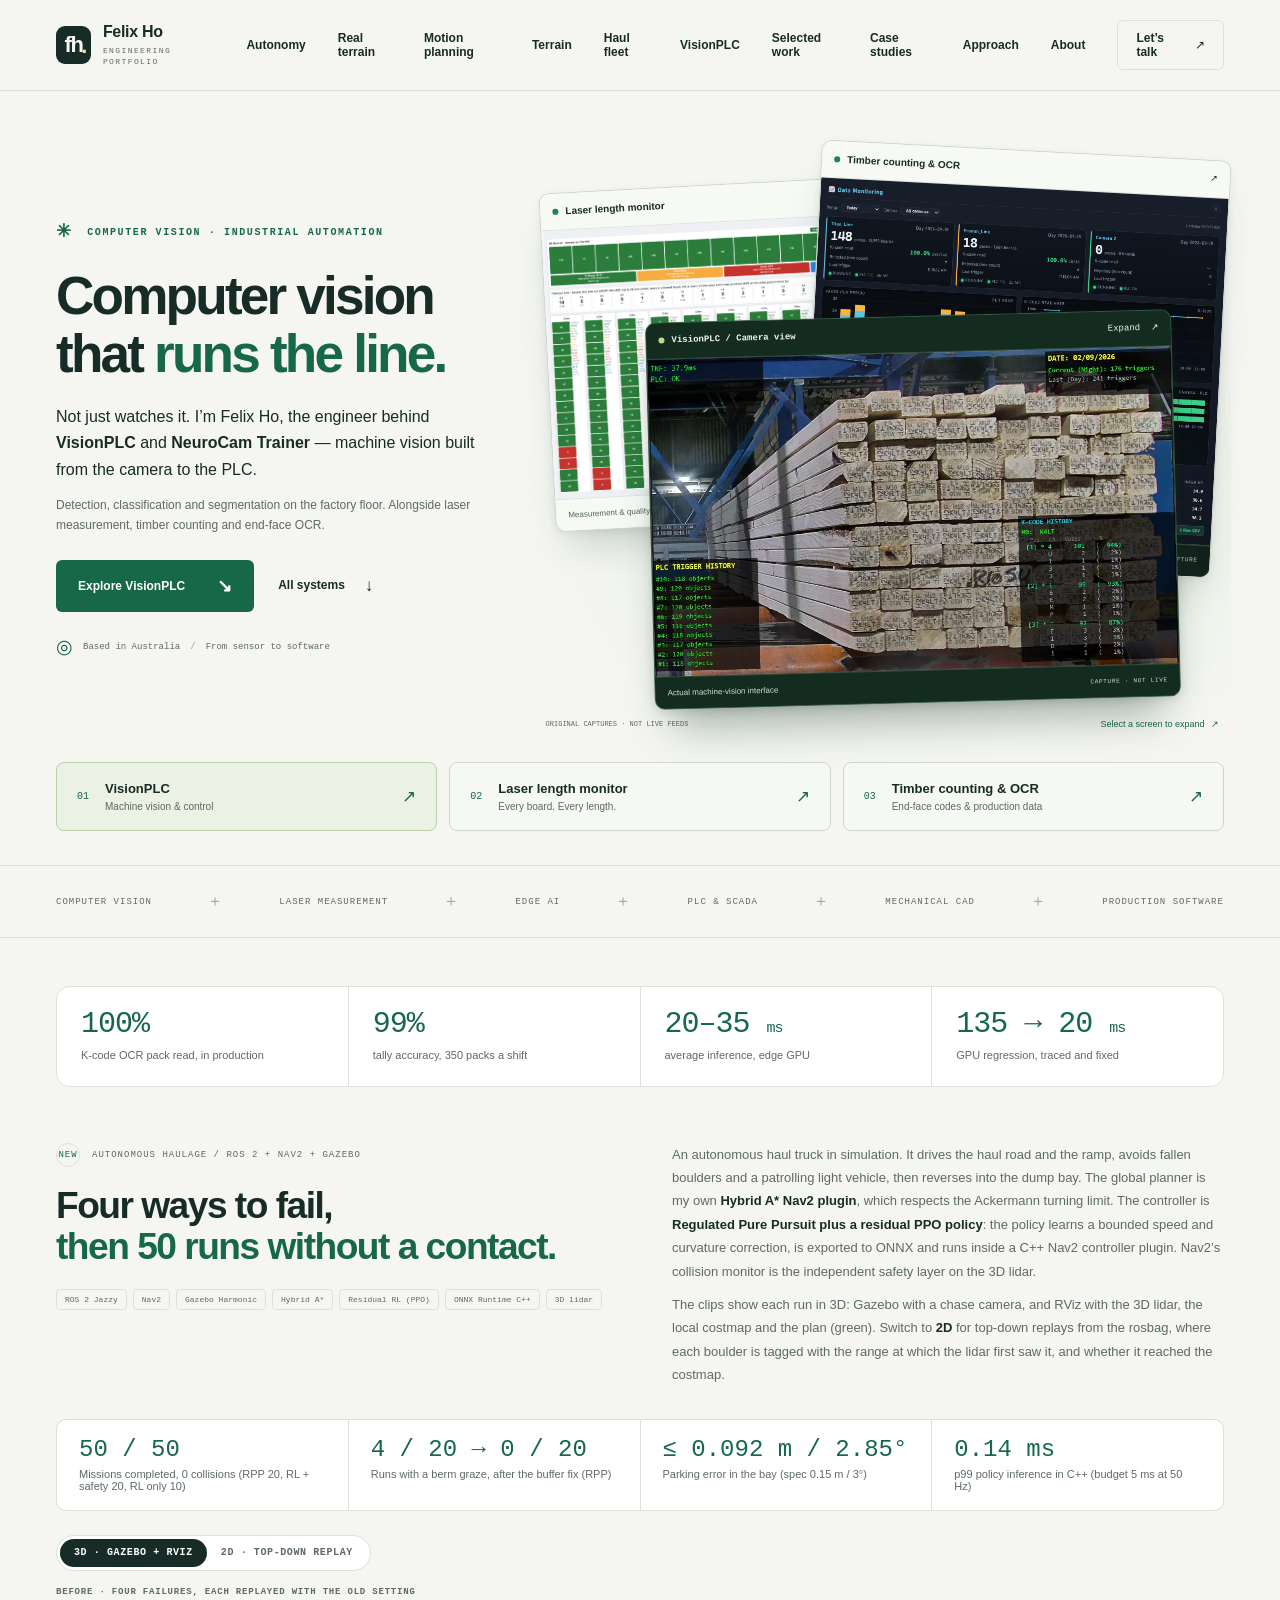
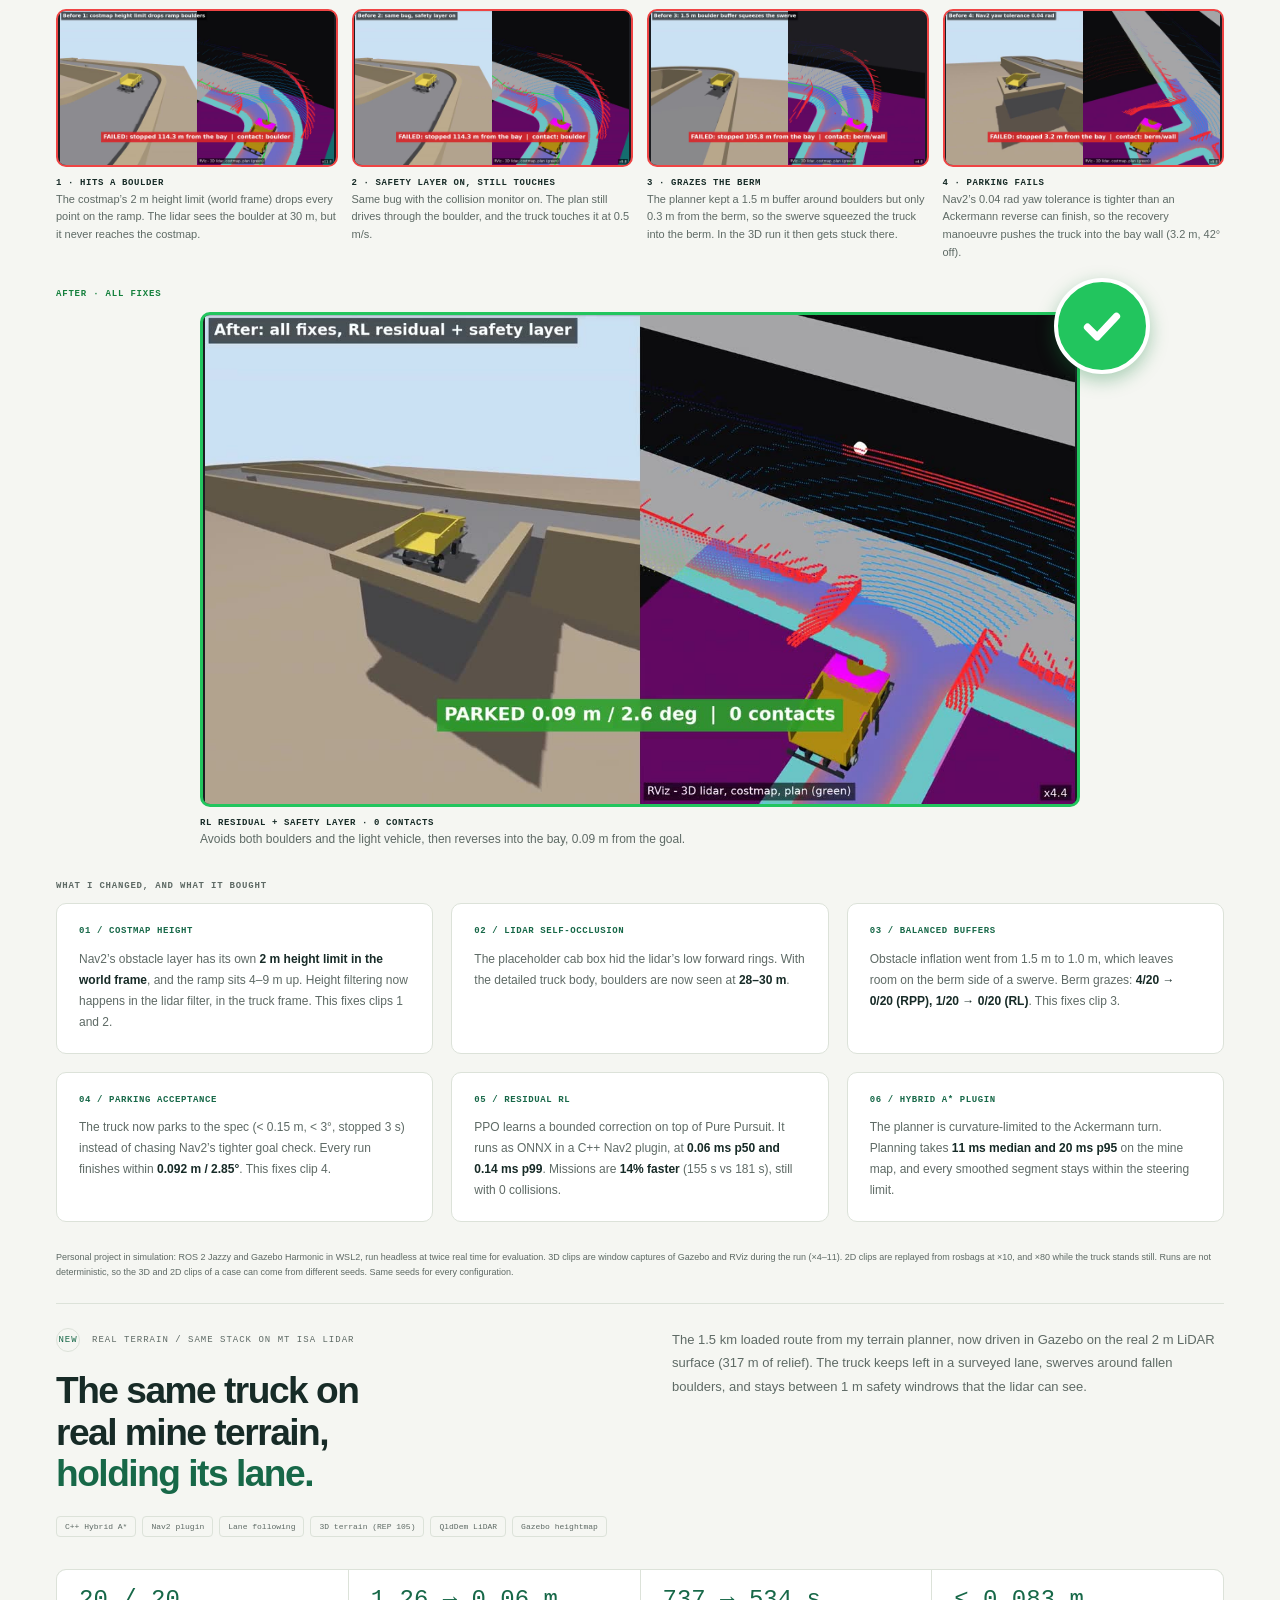
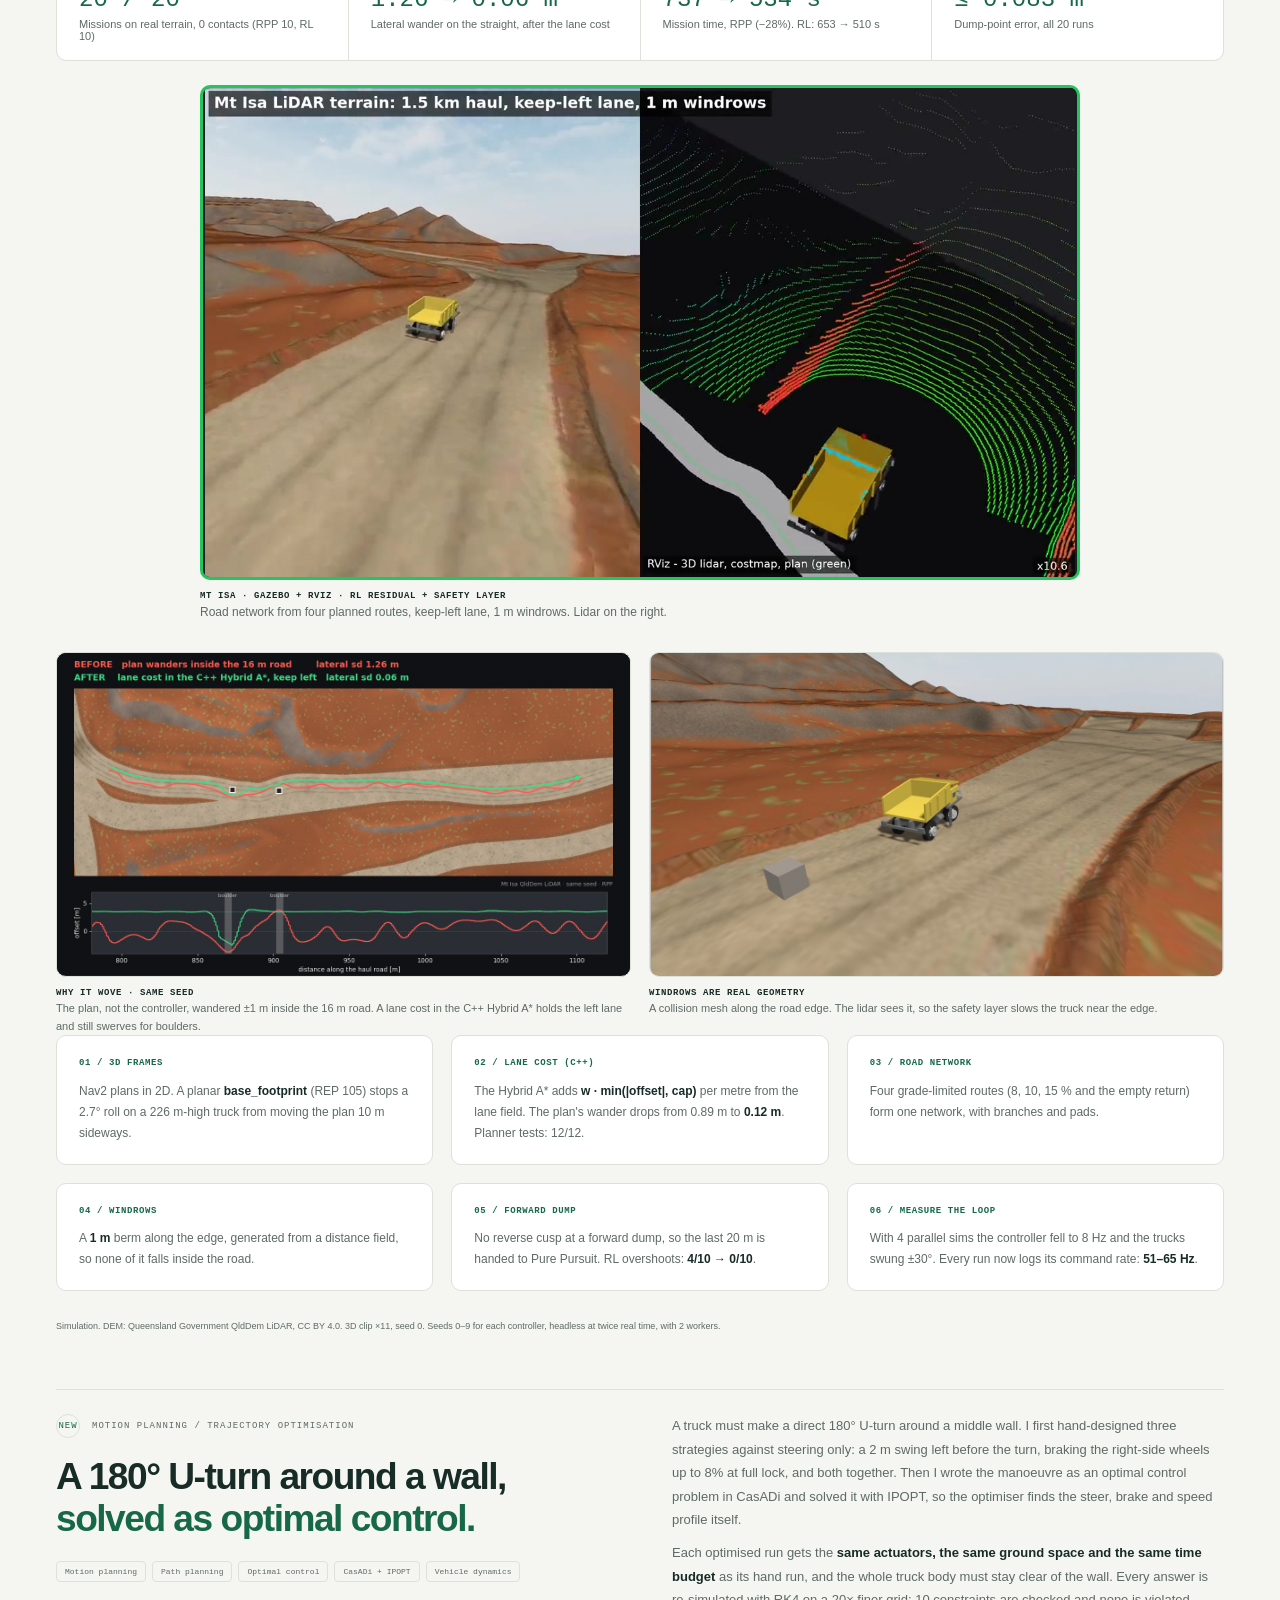
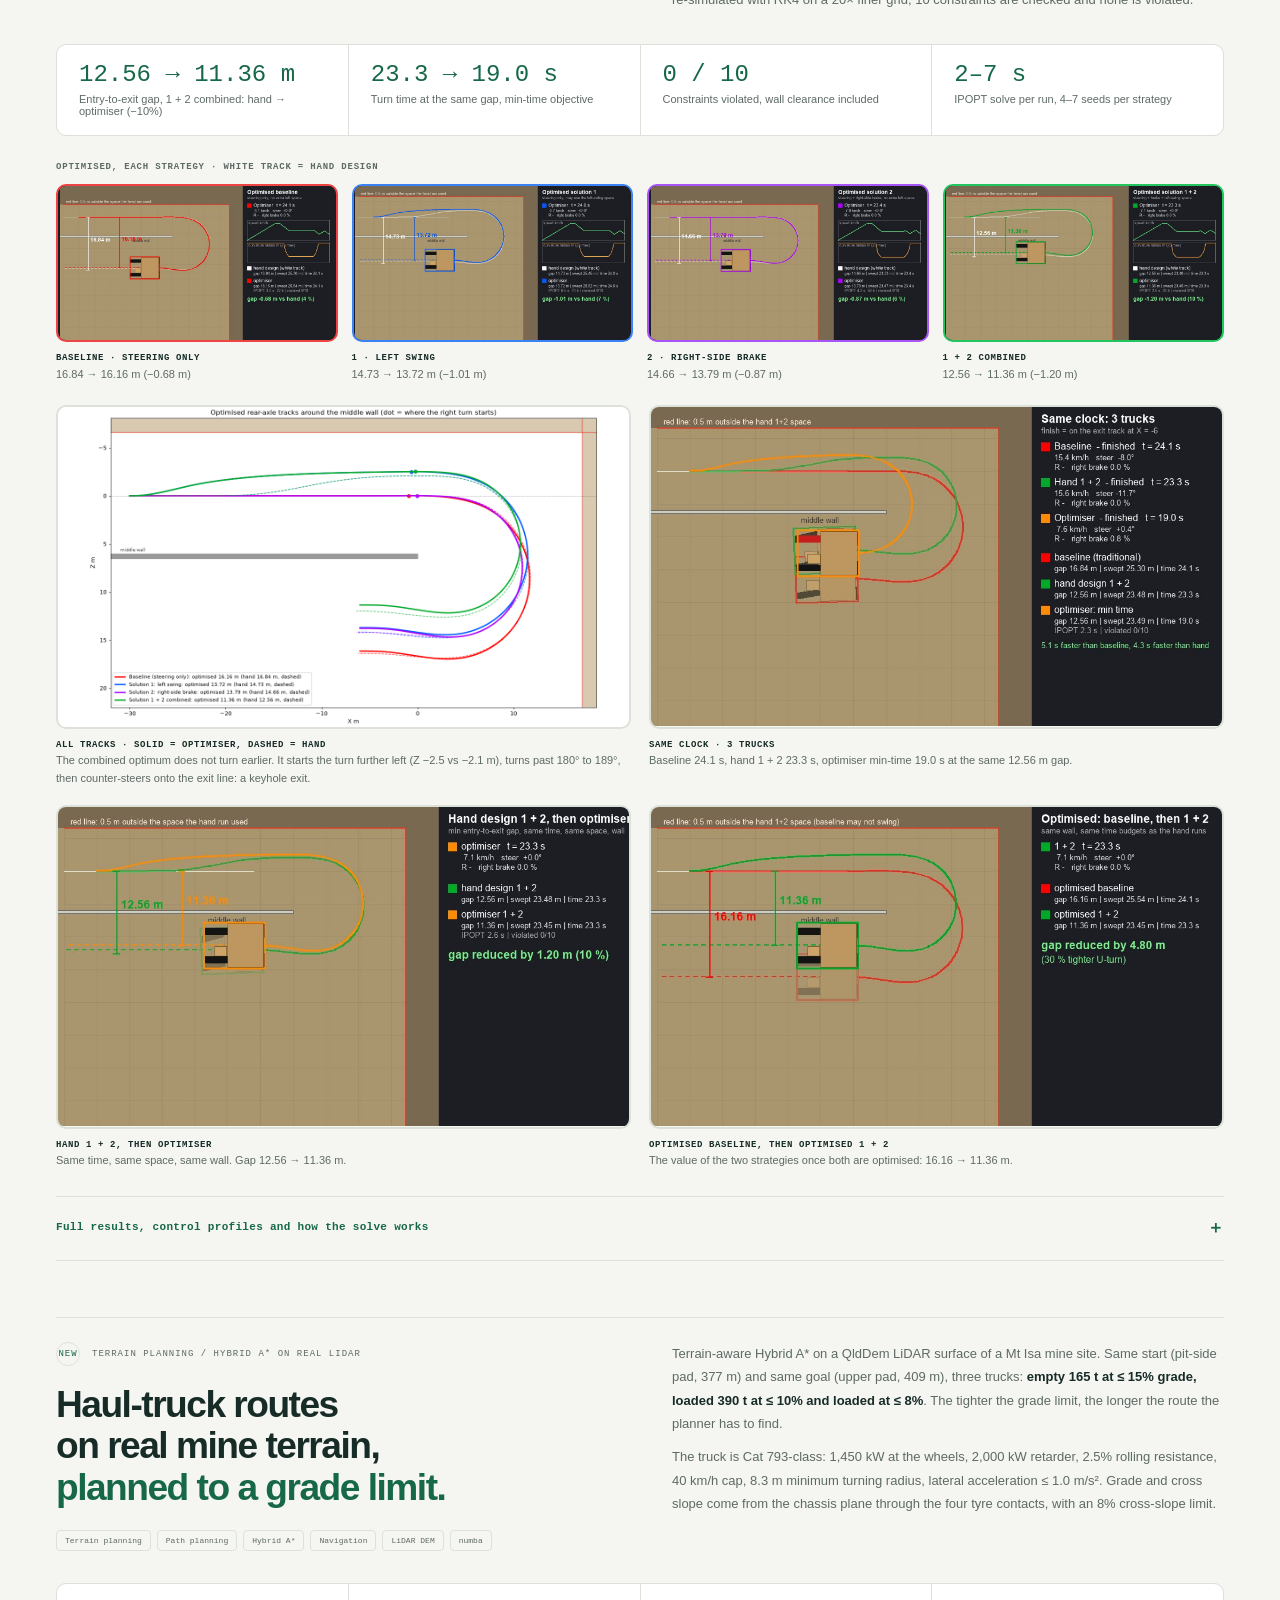
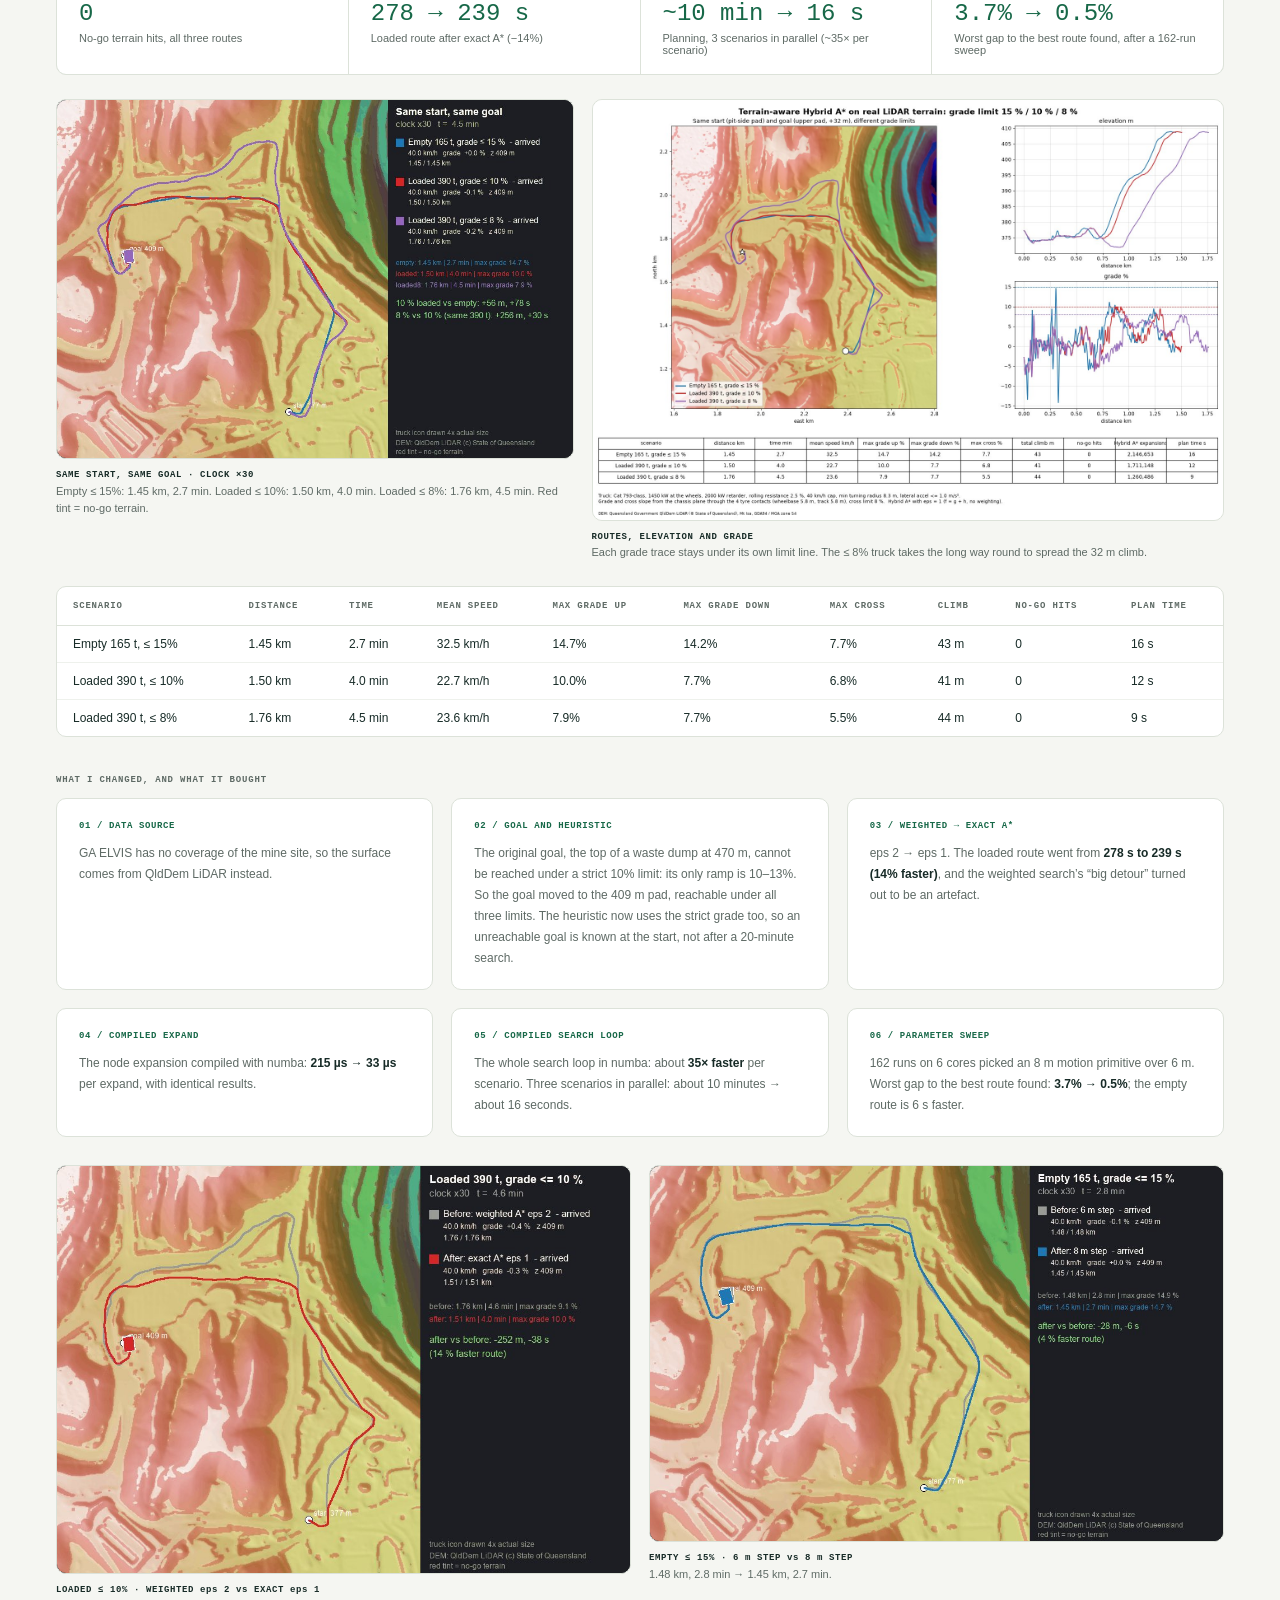
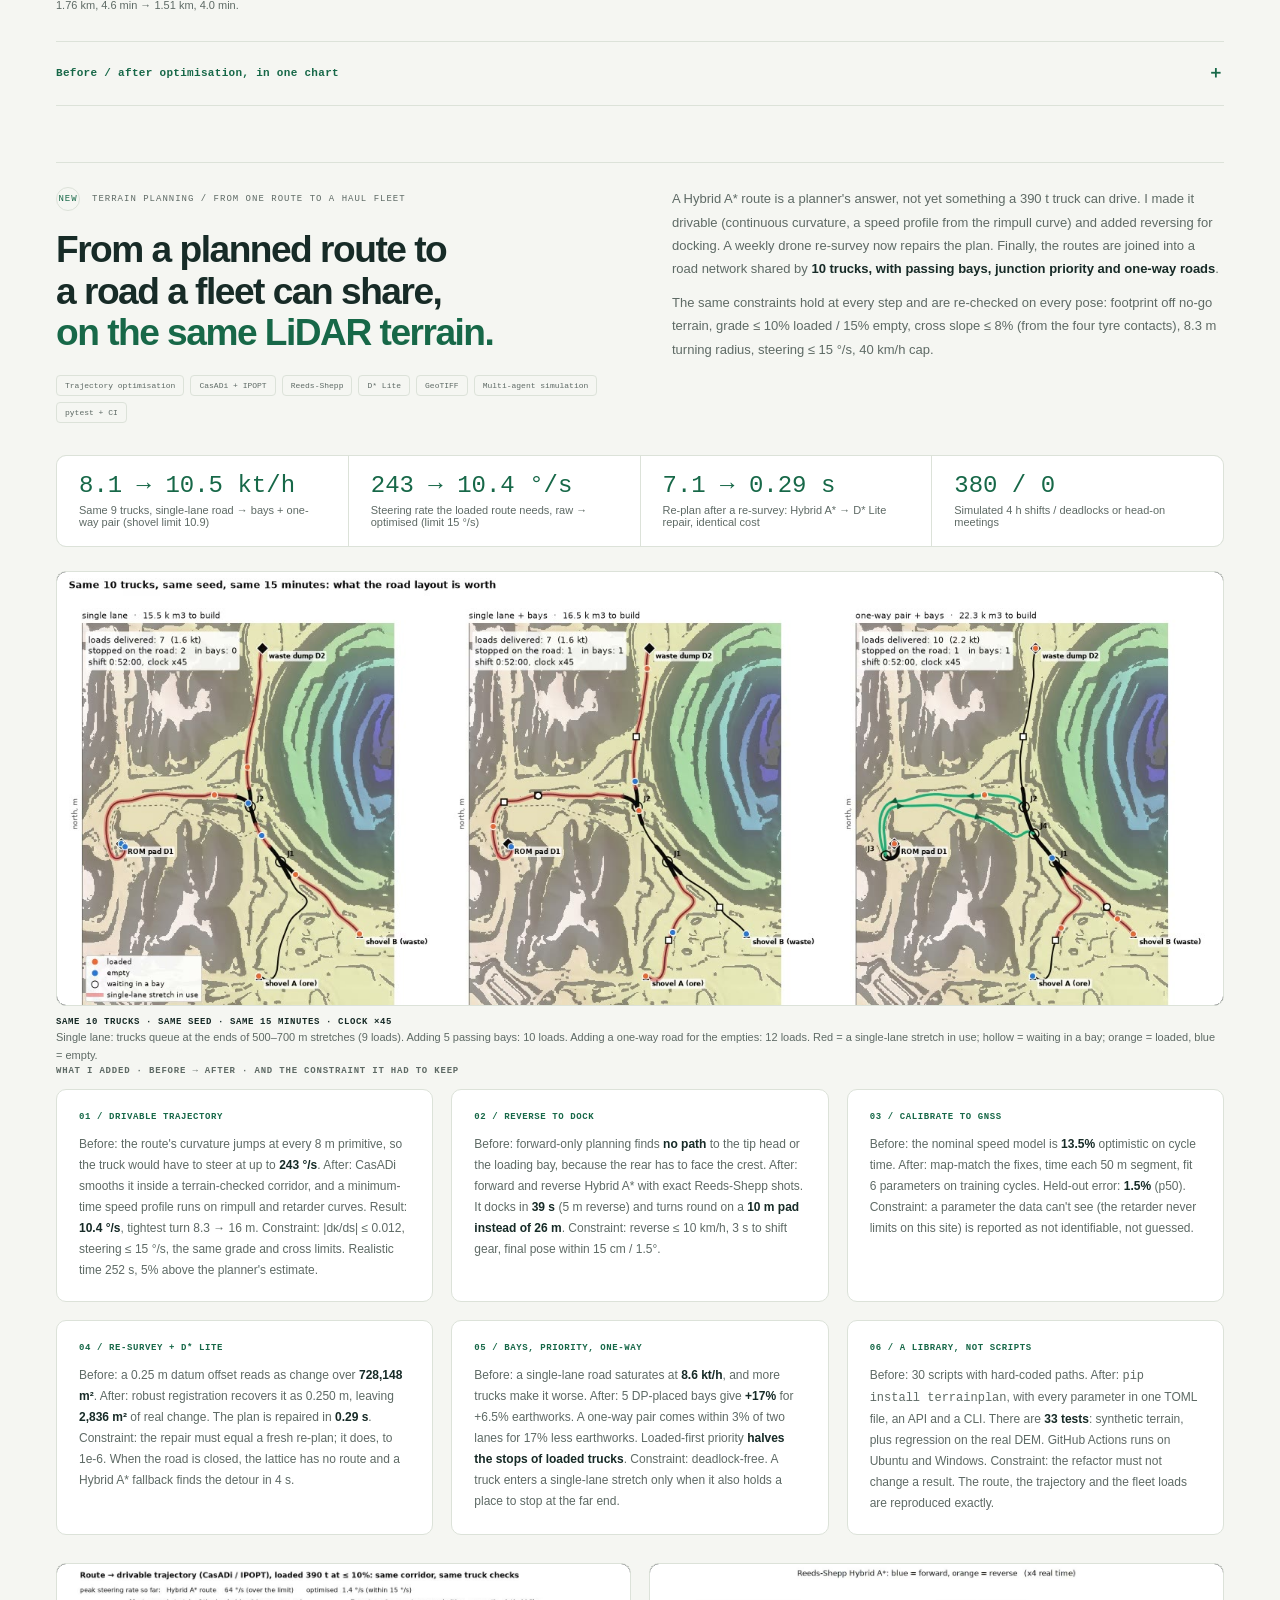
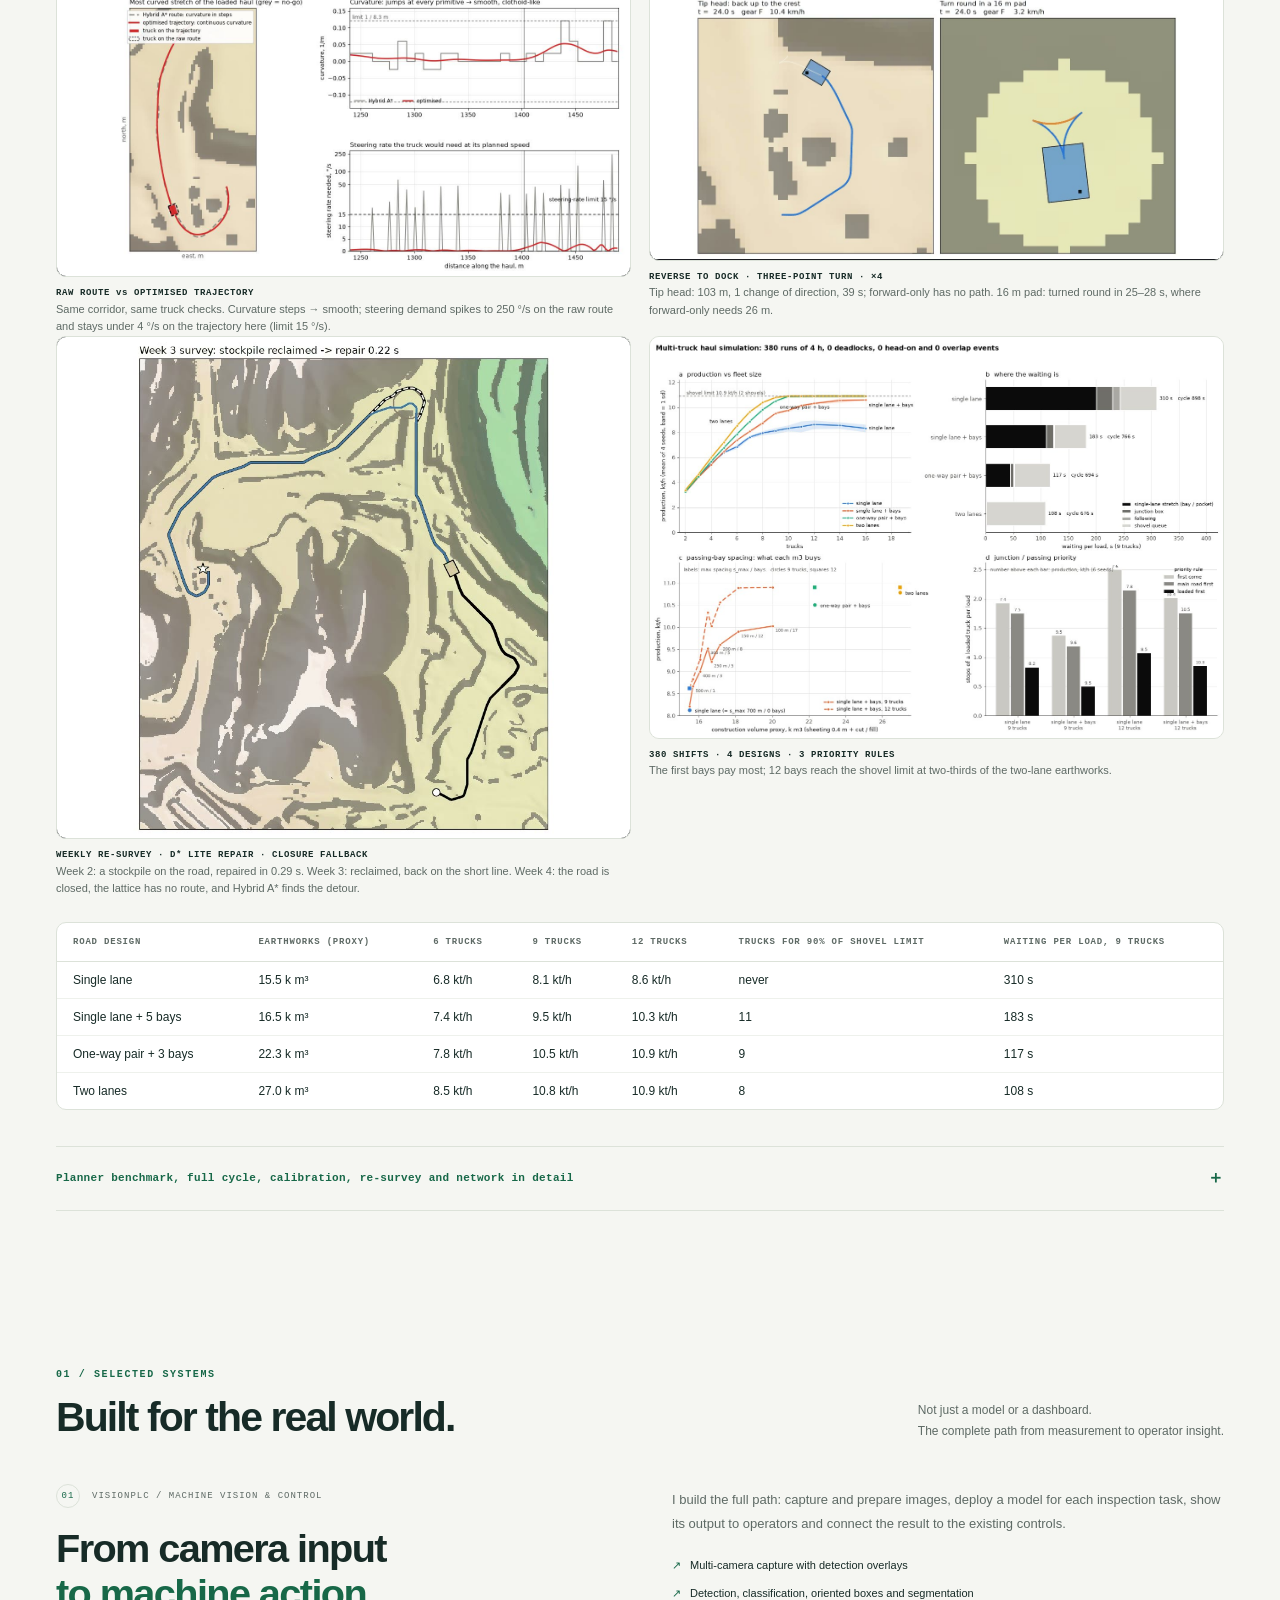
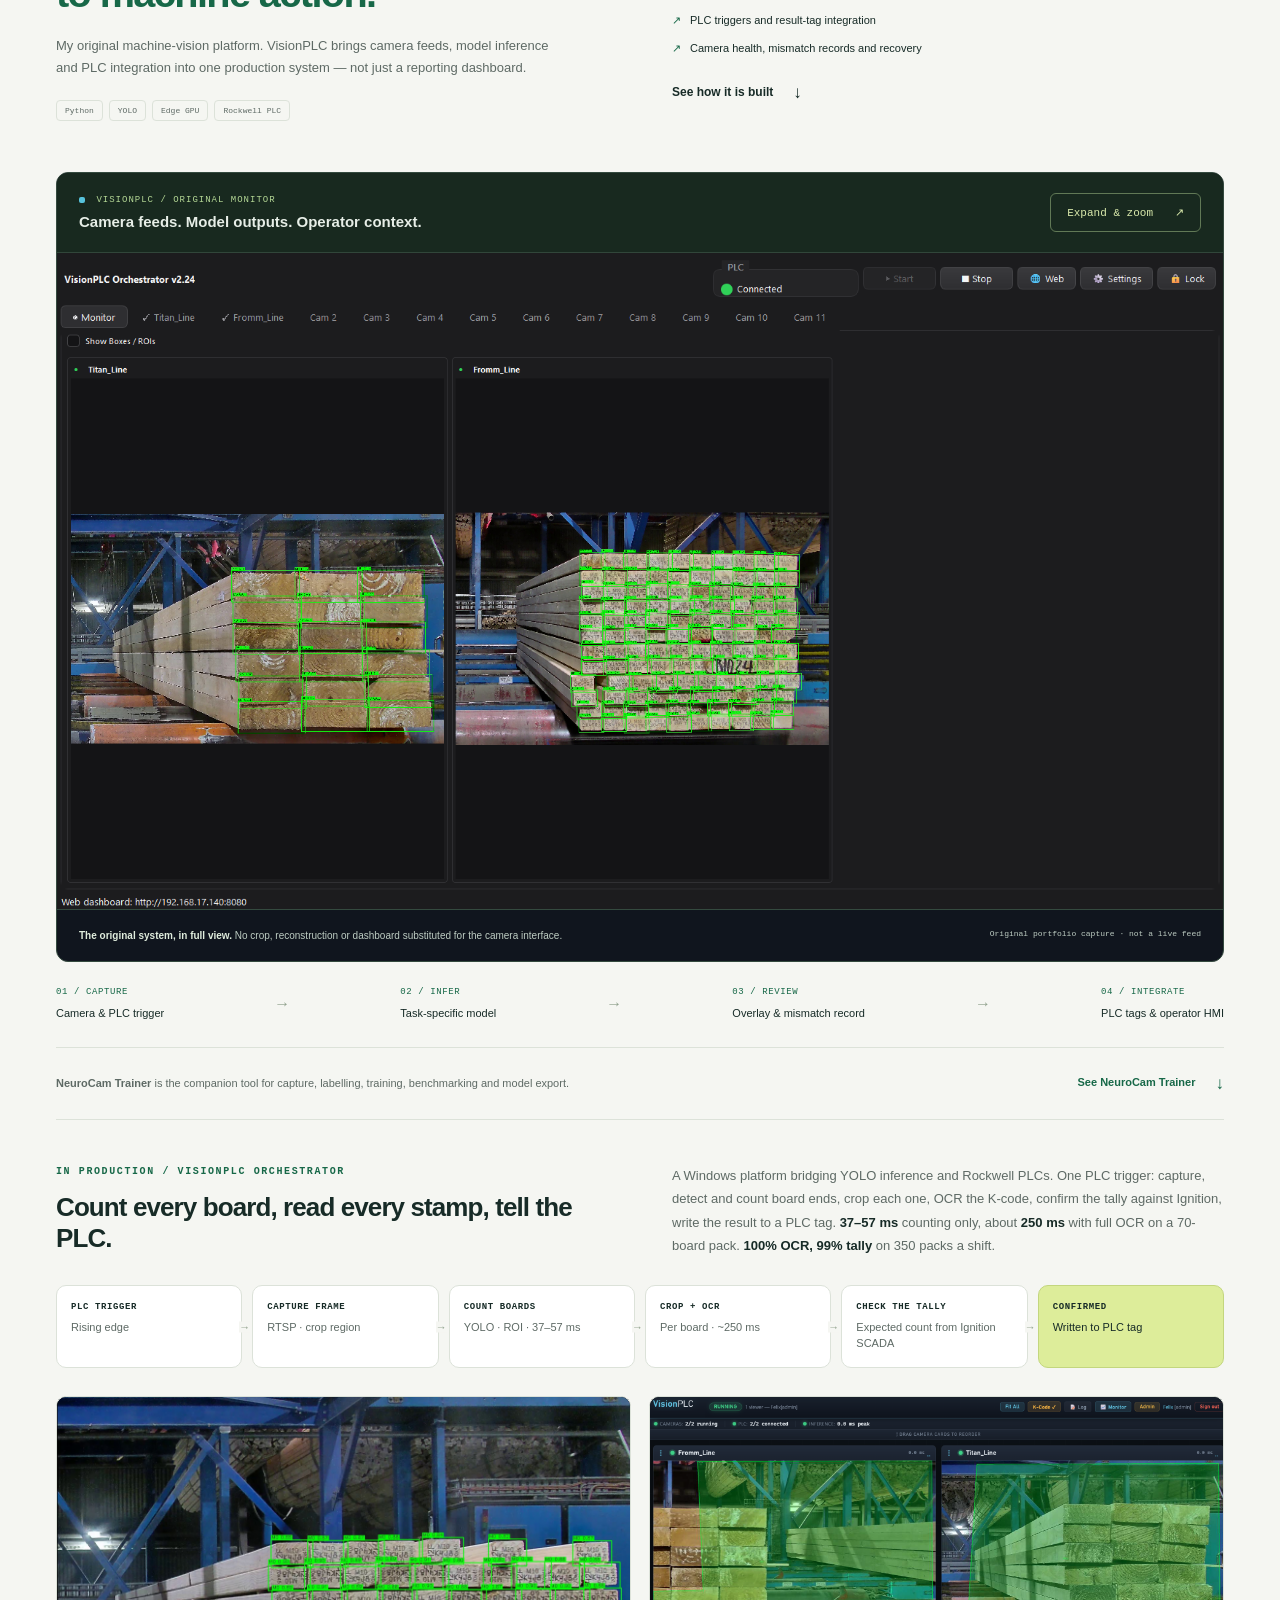
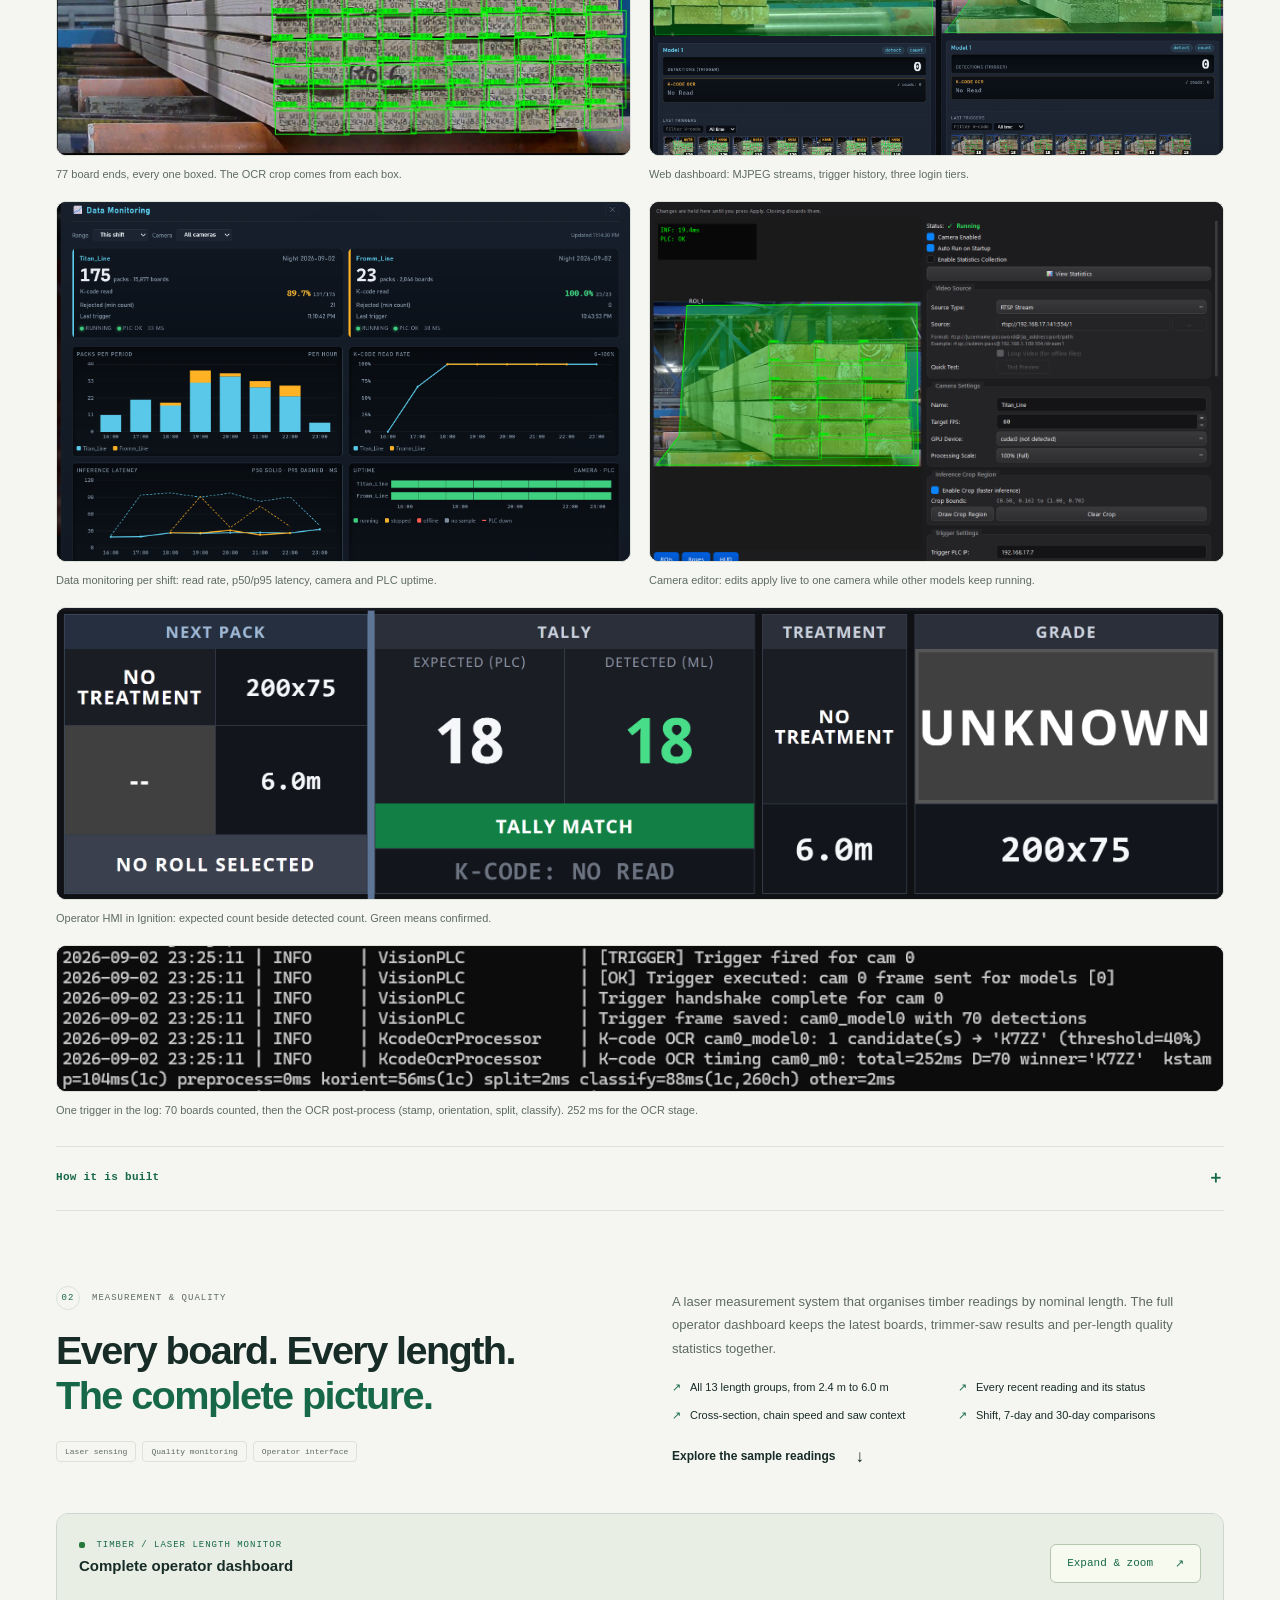
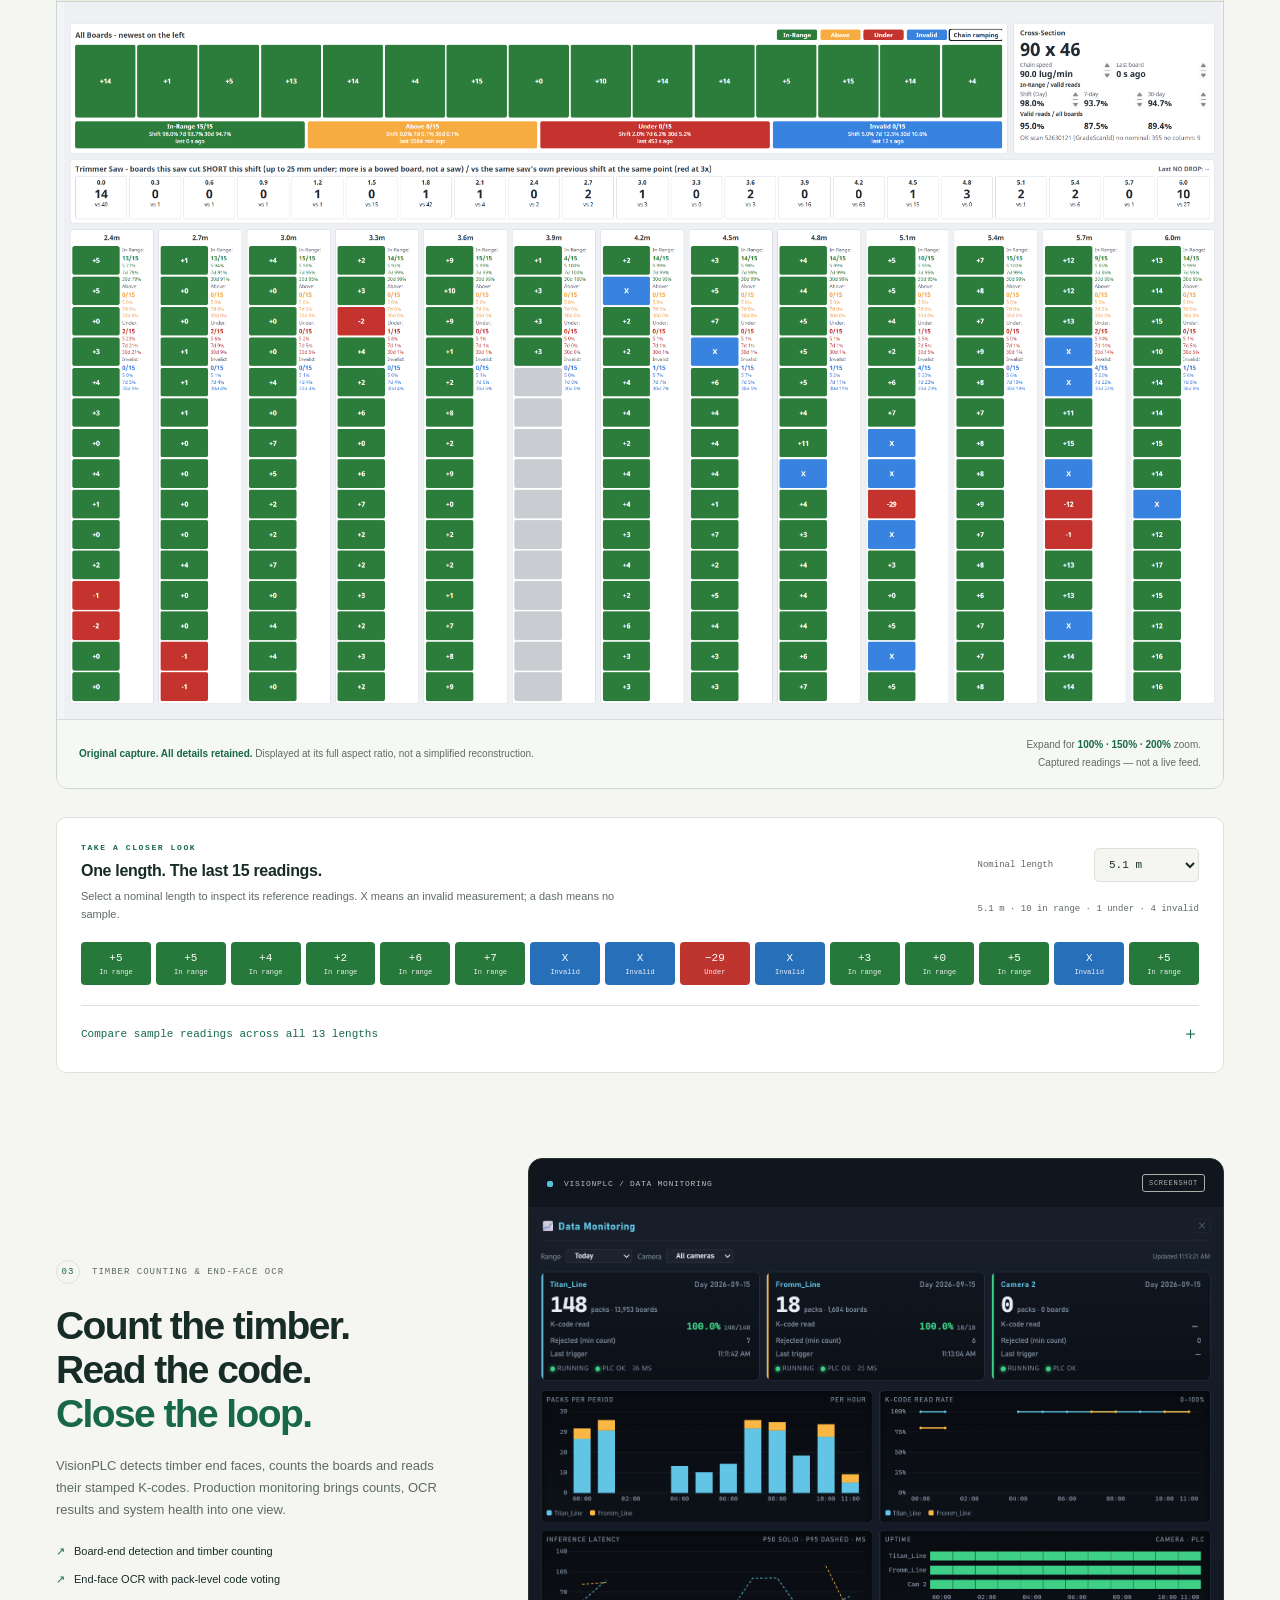
<file: index.html>
<!doctype html>
<html lang="en">
<head>
  <meta charset="utf-8">
  <meta name="viewport" content="width=device-width, initial-scale=1">
  <meta name="theme-color" content="#f5f6f2">
  <title>Felix Ho — Computer Vision & Industrial Automation</title>
  <meta name="description" content="Felix Ho builds computer vision, laser measurement and industrial automation systems. Explore VisionPLC machine vision, timber laser length monitoring, board counting and end-face OCR.">
  <meta property="og:title" content="Felix Ho — Computer vision that runs the line">
  <meta property="og:description" content="Computer vision, measurement and control. Real systems, built from sensor to software.">
  <meta property="og:type" content="website">
  <meta property="og:url" content="https://felixhorobot.github.io/">
  <meta property="og:image" content="https://felixhorobot.github.io/assets/vixia/e011f9d1.png">
  <meta name="twitter:card" content="summary_large_image">
  <link rel="canonical" href="https://felixhorobot.github.io/">
  <link rel="icon" href="favicon.svg" type="image/svg+xml">
  <link rel="stylesheet" href="portfolio.css?v=2026-11-05f">
  <script src="portfolio-data.js?v=2026-11-05f" defer></script>
  <script src="portfolio.js?v=2026-11-05f" defer></script>
</head>
<body>
  <a class="skip-link" href="#main">Skip to content</a>
  <header class="site-header">
    <div class="shell header-inner">
      <a class="brand" href="#top" aria-label="Felix Ho, home"><span class="brand-mark" aria-hidden="true">fh<span>.</span></span><span>Felix Ho<span class="brand-caption">ENGINEERING PORTFOLIO</span></span></a>
      <button class="menu-toggle" type="button" aria-expanded="false" aria-controls="main-nav" hidden>Menu <span aria-hidden="true">＋</span></button>
      <nav id="main-nav" aria-label="Main navigation">
        <a href="#autonomy">Autonomy</a><a href="#autonomy-mtisa">Real terrain</a><a href="#turning">Motion planning</a><a href="#terrain">Terrain</a><a href="#terrain-fleet">Haul fleet</a><a href="#machine-vision">VisionPLC</a><a href="#work">Selected work</a><a href="#case-studies">Case studies</a><a href="#approach">Approach</a><a href="#about">About</a><a class="nav-contact" href="#contact">Let’s talk <span aria-hidden="true">↗</span></a>
      </nav>
    </div>
  </header>
  <main id="main">
    <section id="top" class="hero hero--vision hero--overlap shell" aria-labelledby="hero-heading">
      <div class="hero-copy">
        <p class="eyebrow"><span class="little-cross" aria-hidden="true">✳</span> COMPUTER VISION · INDUSTRIAL AUTOMATION</p>
        <h1 id="hero-heading">Computer vision<br> that <span>runs the line.</span></h1>
        <p class="hero-intro">Not just watches it. I’m Felix Ho, the engineer behind <strong>VisionPLC</strong> and <strong>NeuroCam Trainer</strong> — machine vision built from the camera to the PLC.</p>
        <p class="hero-sub">Detection, classification and segmentation on the factory floor. Alongside laser measurement, timber counting and end-face OCR.</p>
        <div class="hero-actions"><a class="button primary" href="#machine-vision">Explore VisionPLC <span aria-hidden="true">↘</span></a><a class="text-link" href="#work">All systems <span aria-hidden="true">↓</span></a></div>
        <div class="hero-location"><span class="location-icon" aria-hidden="true">◎</span> Based in Australia <span class="separator">/</span> From sensor to software</div>
      </div>
      <div class="hero-visual hero-primary-vision hero-showcase" aria-label="VisionPLC, laser measurement and OCR: three original system screenshots">
        <div class="hero-stack">
          <figure class="hero-shot hero-shot--camera" data-original-frame>
            <a class="hero-shot-link vision-image-link hero-camera-link" href="assets/vixia/e011f9d1.png" data-lightbox data-title="VisionPLC / original machine-vision camera interface" data-caption="Original screenshot from Felix’s portfolio: camera view, inference HUD, trigger history and K-code voting. Captured interface, not a live factory connection." aria-label="Expand the original VisionPLC machine-vision camera interface">
              <div class="hero-shot-bar"><span><i class="shot-dot" aria-hidden="true"></i> VisionPLC / Camera view</span><span class="shot-expand">Expand <span aria-hidden="true">↗</span></span></div>
              <img id="hero-vision-image" data-original-image src="assets/vixia/e011f9d1.png" width="1000" height="606" alt="Original VisionPLC camera view of a timber pack, including inference information, PLC status, trigger history and K-code votes." fetchpriority="high" decoding="async">
              <div class="hero-shot-footer"><span>Actual machine-vision interface</span><span>CAPTURE · NOT LIVE</span></div>
            </a>
            <p class="original-image-error" data-image-error hidden>The original camera screenshot could not be loaded. Reload this page or <a href="https://felixhorobot.github.io/assets/vixia/e011f9d1.png" target="_blank" rel="noopener noreferrer">open the original image ↗</a>.</p>
          </figure>
          <figure class="hero-shot hero-shot--laser">
            <a class="hero-shot-link hero-laser-link" href="laser-monitor.png" data-lightbox data-title="Timber laser measurement / complete original capture" data-caption="The complete original laser length monitor: latest boards, cross-section and chain speed, trimmer-saw counts and all 13 nominal-length columns. Captured readings, not a live factory connection. Use Fit or pixel zoom to inspect every detail." aria-label="Expand the complete timber laser length monitor">
              <div class="hero-shot-bar"><span><i class="shot-dot" aria-hidden="true"></i> Laser length monitor</span><span class="shot-expand" aria-hidden="true">↗</span></div>
              <img src="laser-monitor.png" width="2048" height="1260" alt="Complete original timber laser monitor with latest-board readings, trimmer-saw counts and all length columns from 2.4 to 6.0 metres." decoding="async">
              <div class="hero-shot-footer"><span>Measurement &amp; quality</span><span>CAPTURE</span></div>
            </a>
          </figure>
          <figure class="hero-shot hero-shot--ocr">
            <a class="hero-shot-link hero-ocr-link" href="timber-ocr.png" data-lightbox data-title="Timber counting & OCR / original data monitor" data-caption="Original supplied VisionPLC data-monitoring screenshot: per-camera pack and board counts, K-code read rates, latency and uptime. Captured interface, not a live feed; shown read rates describe this capture, not a universal accuracy guarantee." aria-label="Expand the timber counting and end-face OCR dashboard">
              <div class="hero-shot-bar"><span><i class="shot-dot" aria-hidden="true"></i> Timber counting &amp; OCR</span><span class="shot-expand" aria-hidden="true">↗</span></div>
              <img src="timber-ocr.png" width="1615" height="1372" alt="Timber counting and OCR data-monitoring dashboard with camera cards, pack counts, K-code read rates, latency and uptime charts." decoding="async">
              <div class="hero-shot-footer"><span>Traceability &amp; monitoring</span><span>CAPTURE</span></div>
            </a>
          </figure>
        </div>
        <p class="hero-stack-note"><span>ORIGINAL CAPTURES · NOT LIVE FEEDS</span><span>Select a screen to expand <span aria-hidden="true">↗</span></span></p>
      </div>
      <div class="system-links" role="navigation" aria-label="Explore the three featured systems">
        <a class="system-link-primary" href="#machine-vision"><span class="system-number">01</span><span><strong>VisionPLC</strong><small>Machine vision &amp; control</small></span><span aria-hidden="true">↗</span></a>
        <a href="#laser"><span class="system-number">02</span><span><strong>Laser length monitor</strong><small>Every board. Every length.</small></span><span aria-hidden="true">↗</span></a>
        <a href="#vision"><span class="system-number">03</span><span><strong>Timber counting &amp; OCR</strong><small>End-face codes &amp; production data</small></span><span aria-hidden="true">↗</span></a>
      </div>
    </section>
    <div class="discipline-strip"><div class="shell"><span>COMPUTER VISION</span><i aria-hidden="true">＋</i><span>LASER MEASUREMENT</span><i aria-hidden="true">＋</i><span>EDGE AI</span><i aria-hidden="true">＋</i><span>PLC & SCADA</span><i aria-hidden="true">＋</i><span>MECHANICAL CAD</span><i aria-hidden="true">＋</i><span>PRODUCTION SOFTWARE</span></div></div>
    <div class="proof-strip shell" role="list" aria-label="Production results">
      <div role="listitem"><strong>100%</strong><span>K-code OCR pack read, in production</span></div>
      <div role="listitem"><strong>99%</strong><span>tally accuracy, 350 packs a shift</span></div>
      <div role="listitem"><strong>20–35 <small>ms</small></strong><span>average inference, edge GPU</span></div>
      <div role="listitem"><strong>135 → 20 <small>ms</small></strong><span>GPU regression, traced and fixed</span></div>
    </div>

    <section id="autonomy" class="section shell case turning-top" aria-labelledby="autonomy-heading">
      <div class="case-head">
        <div><p class="project-kicker"><span>NEW</span> AUTONOMOUS HAULAGE / ROS 2 + NAV2 + GAZEBO</p><h3 id="autonomy-heading">Four ways to fail,<br> <span>then 50 runs without a contact.</span></h3><div class="tags"><span>ROS 2 Jazzy</span><span>Nav2</span><span>Gazebo Harmonic</span><span>Hybrid A*</span><span>Residual RL (PPO)</span><span>ONNX Runtime C++</span><span>3D lidar</span></div></div>
        <div class="case-copy">
          <p>An autonomous haul truck in simulation. It drives the haul road and the ramp, avoids fallen boulders and a patrolling light vehicle, then reverses into the dump bay. The global planner is my own <strong>Hybrid A* Nav2 plugin</strong>, which respects the Ackermann turning limit. The controller is <strong>Regulated Pure Pursuit plus a residual PPO policy</strong>: the policy learns a bounded speed and curvature correction, is exported to ONNX and runs inside a C++ Nav2 controller plugin. Nav2’s collision monitor is the independent safety layer on the 3D lidar.</p>
          <p>The clips show each run in 3D: Gazebo with a chase camera, and RViz with the 3D lidar, the local costmap and the plan (green). Switch to <strong>2D</strong> for top-down replays from the rosbag, where each boulder is tagged with the range at which the lidar first saw it, and whether it reached the costmap.</p>
        </div>
      </div>
      <div class="metric-row metric-row--4" role="list">
        <div role="listitem"><strong>50 / 50</strong><span>Missions completed, 0 collisions (RPP 20, RL + safety 20, RL only 10)</span></div>
        <div role="listitem"><strong>4 / 20 → 0 / 20</strong><span>Runs with a berm graze, after the buffer fix (RPP)</span></div>
        <div role="listitem"><strong>≤ 0.092 m / 2.85°</strong><span>Parking error in the bay (spec 0.15 m / 3°)</span></div>
        <div role="listitem"><strong>0.14 ms</strong><span>p99 policy inference in C++ (budget 5 ms at 50 Hz)</span></div>
      </div>

      <div class="ahs-view" role="group" aria-label="Clip view"><button type="button" aria-pressed="true" data-view="3d">3D · Gazebo + RViz</button><button type="button" aria-pressed="false" data-view="2d">2D · top-down replay</button></div>
      <p class="turn-row-label">BEFORE · FOUR FAILURES, EACH REPLAYED WITH THE OLD SETTING</p>
      <div class="turn-grid ahs-fails">
        <figure class="turn-view"><video src="assets/ahs/fail-1-boulder-3d.mp4" poster="assets/ahs/fail-1-boulder-3d.jpg" data-src3d="assets/ahs/fail-1-boulder-3d.mp4" data-src2d="assets/ahs/fail-1-boulder.mp4" width="1280" height="720" autoplay muted loop playsinline preload="metadata" aria-label="Failure 1: the truck drives into a boulder on the ramp that never entered the costmap"></video><figcaption><b>1 · HITS A BOULDER</b>The costmap’s 2 m height limit (world frame) drops every point on the ramp. The lidar sees the boulder at 30 m, but it never reaches the costmap.</figcaption></figure>
        <figure class="turn-view"><video src="assets/ahs/fail-2-safety-3d.mp4" poster="assets/ahs/fail-2-safety-3d.jpg" data-src3d="assets/ahs/fail-2-safety-3d.mp4" data-src2d="assets/ahs/fail-2-safety.mp4" width="1280" height="720" autoplay muted loop playsinline preload="metadata" aria-label="Failure 2: same bug with the safety layer on, the truck still touches the boulder"></video><figcaption><b>2 · SAFETY LAYER ON, STILL TOUCHES</b>Same bug with the collision monitor on. The plan still drives through the boulder, and the truck touches it at 0.5 m/s.</figcaption></figure>
        <figure class="turn-view"><video src="assets/ahs/fail-3-berm-3d.mp4" poster="assets/ahs/fail-3-berm-3d.jpg" data-src3d="assets/ahs/fail-3-berm-3d.mp4" data-src2d="assets/ahs/fail-3-berm.mp4" width="1280" height="720" autoplay muted loop playsinline preload="metadata" aria-label="Failure 3: the swerve around a boulder grazes the road berm"></video><figcaption><b>3 · GRAZES THE BERM</b>The planner kept a 1.5 m buffer around boulders but only 0.3 m from the berm, so the swerve squeezed the truck into the berm. In the 3D run it then gets stuck there.</figcaption></figure>
        <figure class="turn-view"><video src="assets/ahs/fail-4-parking-3d.mp4" poster="assets/ahs/fail-4-parking-3d.jpg" data-src3d="assets/ahs/fail-4-parking-3d.mp4" data-src2d="assets/ahs/fail-4-parking.mp4" width="1280" height="720" autoplay muted loop playsinline preload="metadata" aria-label="Failure 4: the truck cannot satisfy the yaw tolerance and recovery pushes it into the bay wall"></video><figcaption><b>4 · PARKING FAILS</b>Nav2’s 0.04 rad yaw tolerance is tighter than an Ackermann reverse can finish, so the recovery manoeuvre pushes the truck into the bay wall (3.2 m, 42° off).</figcaption></figure>
      </div>

      <p class="turn-row-label ahs-after-label">AFTER · ALL FIXES</p>
      <div class="ahs-after">
        <figure class="turn-view"><div class="ahs-tick-wrap"><video src="assets/ahs/after-all-fixes-3d.mp4" poster="assets/ahs/after-all-fixes-3d.jpg" data-src3d="assets/ahs/after-all-fixes-3d.mp4" data-src2d="assets/ahs/after-all-fixes.mp4" width="1280" height="720" autoplay muted loop playsinline preload="metadata" aria-label="After all fixes: the truck avoids both boulders and the light vehicle, then parks in the bay with no contact"></video><span class="ahs-tick" aria-hidden="true"><svg viewBox="0 0 48 48"><path d="M12 25l8 8 16-17"/></svg></span></div><figcaption><b>RL RESIDUAL + SAFETY LAYER · 0 CONTACTS</b>Avoids both boulders and the light vehicle, then reverses into the bay, 0.09 m from the goal.</figcaption></figure>
      </div>

      <p class="turn-row-label">WHAT I CHANGED, AND WHAT IT BOUGHT</p>
      <ol class="step-cards step-cards--6">
        <li><b>01 / Costmap height</b><p>Nav2’s obstacle layer has its own <strong>2 m height limit in the world frame</strong>, and the ramp sits 4–9 m up. Height filtering now happens in the lidar filter, in the truck frame. This fixes clips 1 and 2.</p></li>
        <li><b>02 / Lidar self-occlusion</b><p>The placeholder cab box hid the lidar’s low forward rings. With the detailed truck body, boulders are now seen at <strong>28–30 m</strong>.</p></li>
        <li><b>03 / Balanced buffers</b><p>Obstacle inflation went from 1.5 m to 1.0 m, which leaves room on the berm side of a swerve. Berm grazes: <strong>4/20 → 0/20 (RPP), 1/20 → 0/20 (RL)</strong>. This fixes clip 3.</p></li>
        <li><b>04 / Parking acceptance</b><p>The truck now parks to the spec (&lt; 0.15 m, &lt; 3°, stopped 3 s) instead of chasing Nav2’s tighter goal check. Every run finishes within <strong>0.092 m / 2.85°</strong>. This fixes clip 4.</p></li>
        <li><b>05 / Residual RL</b><p>PPO learns a bounded correction on top of Pure Pursuit. It runs as ONNX in a C++ Nav2 plugin, at <strong>0.06 ms p50 and 0.14 ms p99</strong>. Missions are <strong>14% faster</strong> (155 s vs 181 s), still with 0 collisions.</p></li>
        <li><b>06 / Hybrid A* plugin</b><p>The planner is curvature-limited to the Ackermann turn. Planning takes <strong>11 ms median and 20 ms p95</strong> on the mine map, and every smoothed segment stays within the steering limit.</p></li>
      </ol>
      <p class="media-note">Personal project in simulation: ROS 2 Jazzy and Gazebo Harmonic in WSL2, run headless at twice real time for evaluation. 3D clips are window captures of Gazebo and RViz during the run (×4–11). 2D clips are replayed from rosbags at ×10, and ×80 while the truck stands still. Runs are not deterministic, so the 3D and 2D clips of a case can come from different seeds. Same seeds for every configuration.</p>
    </section>
    <script>
      (function () {   // 3D (default) / 2D clip switch for the autonomy section
        var btns = document.querySelectorAll('#autonomy .ahs-view button');
        btns.forEach(function (b) {
          b.addEventListener('click', function () {
            var v = b.getAttribute('data-view');
            btns.forEach(function (x) { x.setAttribute('aria-pressed', x === b ? 'true' : 'false'); });
            document.querySelectorAll('#autonomy video[data-src2d]').forEach(function (el) {
              var src = el.getAttribute(v === '2d' ? 'data-src2d' : 'data-src3d');
              if (el.getAttribute('src') === src) return;
              el.poster = src.replace('.mp4', '.jpg'); el.src = src;
              var r = el.play(); if (r && r.catch) r.catch(function () {});
            });
          });
        });
      })();
    </script>

    <section id="autonomy-mtisa" class="section shell case terrain-top" aria-labelledby="mtisa-heading">
      <div class="case-head">
        <div><p class="project-kicker"><span>NEW</span> REAL TERRAIN / SAME STACK ON MT ISA LIDAR</p><h3 id="mtisa-heading">The same truck on real mine terrain,<br> <span>holding its lane.</span></h3><div class="tags"><span>C++ Hybrid A*</span><span>Nav2 plugin</span><span>Lane following</span><span>3D terrain (REP 105)</span><span>QldDem LiDAR</span><span>Gazebo heightmap</span></div></div>
        <div class="case-copy">
          <p>The 1.5 km loaded route from my terrain planner, now driven in Gazebo on the real 2 m LiDAR surface (317 m of relief). The truck keeps left in a surveyed lane, swerves around fallen boulders, and stays between 1 m safety windrows that the lidar can see.</p>
        </div>
      </div>
      <div class="metric-row metric-row--4" role="list">
        <div role="listitem"><strong>20 / 20</strong><span>Missions on real terrain, 0 contacts (RPP 10, RL 10)</span></div>
        <div role="listitem"><strong>1.26 → 0.06 m</strong><span>Lateral wander on the straight, after the lane cost</span></div>
        <div role="listitem"><strong>737 → 534 s</strong><span>Mission time, RPP (−28%). RL: 653 → 510 s</span></div>
        <div role="listitem"><strong>≤ 0.083 m</strong><span>Dump-point error, all 20 runs</span></div>
      </div>
      <div class="ahs-after">
        <figure class="turn-view"><video src="assets/ahs/mtisa-3d.mp4" poster="assets/ahs/mtisa-3d.jpg" width="1280" height="720" autoplay muted loop playsinline preload="metadata" aria-label="Mt Isa real terrain: Gazebo chase camera and RViz 3D lidar while the truck drives the 1.5 km haul road in its lane"></video><figcaption><b>MT ISA · GAZEBO + RVIZ · RL RESIDUAL + SAFETY LAYER</b>Road network from four planned routes, keep-left lane, 1 m windrows. Lidar on the right.</figcaption></figure>
      </div>
      <div class="terrain-pair">
        <figure class="terrain-view"><video src="assets/ahs/mtisa-lane-before-after.mp4" poster="assets/ahs/mtisa-lane-before-after.jpg" width="1280" height="720" autoplay muted loop playsinline preload="metadata" aria-label="Before and after: the driven track wanders inside the road before the lane cost, and holds the left lane after it"></video><figcaption><b>WHY IT WOVE · SAME SEED</b>The plan, not the controller, wandered ±1 m inside the 16 m road. A lane cost in the C++ Hybrid A* holds the left lane and still swerves for boulders.</figcaption></figure>
        <figure class="terrain-view"><img src="assets/ahs/mtisa-windrows.jpg" width="1280" height="720" loading="lazy" alt="Gazebo view of the Mt Isa haul road: pale gravel road with wheel ruts, a loading pad and 1 m windrows on both edges"><figcaption><b>WINDROWS ARE REAL GEOMETRY</b>A collision mesh along the road edge. The lidar sees it, so the safety layer slows the truck near the edge.</figcaption></figure>
      </div>
      <ol class="step-cards step-cards--6">
        <li><b>01 / 3D frames</b><p>Nav2 plans in 2D. A planar <strong>base_footprint</strong> (REP 105) stops a 2.7° roll on a 226 m-high truck from moving the plan 10 m sideways.</p></li>
        <li><b>02 / Lane cost (C++)</b><p>The Hybrid A* adds <strong>w · min(|offset|, cap)</strong> per metre from the lane field. The plan's wander drops from 0.89 m to <strong>0.12 m</strong>. Planner tests: 12/12.</p></li>
        <li><b>03 / Road network</b><p>Four grade-limited routes (8, 10, 15 % and the empty return) form one network, with branches and pads.</p></li>
        <li><b>04 / Windrows</b><p>A <strong>1 m</strong> berm along the edge, generated from a distance field, so none of it falls inside the road.</p></li>
        <li><b>05 / Forward dump</b><p>No reverse cusp at a forward dump, so the last 20 m is handed to Pure Pursuit. RL overshoots: <strong>4/10 → 0/10</strong>.</p></li>
        <li><b>06 / Measure the loop</b><p>With 4 parallel sims the controller fell to 8 Hz and the trucks swung ±30°. Every run now logs its command rate: <strong>51–65 Hz</strong>.</p></li>
      </ol>
      <p class="media-note">Simulation. DEM: Queensland Government QldDem LiDAR, CC BY 4.0. 3D clip ×11, seed 0. Seeds 0–9 for each controller, headless at twice real time, with 2 workers.</p>
    </section>

    <section id="turning" class="section shell case terrain-top" aria-labelledby="turning-heading">
      <div class="case-head">
        <div><p class="project-kicker"><span>NEW</span> MOTION PLANNING / TRAJECTORY OPTIMISATION</p><h3 id="turning-heading">A 180° U-turn around a wall,<br> <span>solved as optimal control.</span></h3><div class="tags"><span>Motion planning</span><span>Path planning</span><span>Optimal control</span><span>CasADi + IPOPT</span><span>Vehicle dynamics</span></div></div>
        <div class="case-copy">
          <p>A truck must make a direct 180° U-turn around a middle wall. I first hand-designed three strategies against steering only: a 2 m swing left before the turn, braking the right-side wheels up to 8% at full lock, and both together. Then I wrote the manoeuvre as an optimal control problem in CasADi and solved it with IPOPT, so the optimiser finds the steer, brake and speed profile itself.</p>
          <p>Each optimised run gets the <strong>same actuators, the same ground space and the same time budget</strong> as its hand run, and the whole truck body must stay clear of the wall. Every answer is re-simulated with RK4 on a 20× finer grid; 10 constraints are checked and none is violated.</p>
        </div>
      </div>
      <div class="metric-row metric-row--4" role="list">
        <div role="listitem"><strong>12.56 → 11.36 m</strong><span>Entry-to-exit gap, 1 + 2 combined: hand → optimiser (−10%)</span></div>
        <div role="listitem"><strong>23.3 → 19.0 s</strong><span>Turn time at the same gap, min-time objective</span></div>
        <div role="listitem"><strong>0 / 10</strong><span>Constraints violated, wall clearance included</span></div>
        <div role="listitem"><strong>2–7 s</strong><span>IPOPT solve per run, 4–7 seeds per strategy</span></div>
      </div>

      <p class="turn-row-label">OPTIMISED, EACH STRATEGY · WHITE TRACK = HAND DESIGN</p>
      <div class="turn-grid" data-sync-videos>
        <figure class="turn-view turn-view--baseline"><video src="assets/turn-opt/opt-baseline.mp4" poster="assets/turn-opt/opt-baseline.jpg" width="960" height="540" autoplay muted playsinline preload="auto" aria-label="Optimised baseline, steering only"></video><figcaption><b>BASELINE · STEERING ONLY</b>16.84 → 16.16 m (−0.68 m)</figcaption></figure>
        <figure class="turn-view turn-view--swing"><video src="assets/turn-opt/opt-solution1.mp4" poster="assets/turn-opt/opt-solution1.jpg" width="960" height="540" autoplay muted playsinline preload="auto" aria-label="Optimised solution 1, steering with left-swing space"></video><figcaption><b>1 · LEFT SWING</b>14.73 → 13.72 m (−1.01 m)</figcaption></figure>
        <figure class="turn-view turn-view--brake"><video src="assets/turn-opt/opt-solution2.mp4" poster="assets/turn-opt/opt-solution2.jpg" width="960" height="540" autoplay muted playsinline preload="auto" aria-label="Optimised solution 2, steering and right-side brake"></video><figcaption><b>2 · RIGHT-SIDE BRAKE</b>14.66 → 13.79 m (−0.87 m)</figcaption></figure>
        <figure class="turn-view turn-view--combined"><video src="assets/turn-opt/opt-combined.mp4" poster="assets/turn-opt/opt-combined.jpg" width="960" height="540" autoplay muted playsinline preload="auto" aria-label="Optimised solution 1 and 2 combined"></video><figcaption><b>1 + 2 COMBINED</b>12.56 → 11.36 m (−1.20 m)</figcaption></figure>
      </div>

      <div class="turn-final">
        <figure class="turn-view"><a href="assets/turn-opt/opt-tracks.png" data-lightbox data-title="Optimised rear-axle tracks around the middle wall" data-caption="Solid = optimiser, dashed = hand design. Dot = where the right turn starts."><img src="assets/turn-opt/opt-tracks.png" width="1170" height="720" loading="lazy" decoding="async" alt="Rear-axle tracks of four strategies around the middle wall; solid optimised tracks finish closer to the entry line than the dashed hand tracks"></a><figcaption><b>ALL TRACKS · SOLID = OPTIMISER, DASHED = HAND</b>The combined optimum does not turn earlier. It starts the turn further left (Z −2.5 vs −2.1 m), turns past 180° to 189°, then counter-steers onto the exit line: a keyhole exit.</figcaption></figure>
        <figure class="turn-view"><video src="assets/turn-opt/same-clock-3-trucks.mp4" poster="assets/turn-opt/same-clock-3-trucks.jpg" width="960" height="540" autoplay muted loop playsinline preload="metadata" aria-label="Three trucks on the same clock: baseline, hand 1 plus 2, optimiser minimum time"></video><figcaption><b>SAME CLOCK · 3 TRUCKS</b>Baseline 24.1 s, hand 1 + 2 23.3 s, optimiser min-time 19.0 s at the same 12.56 m gap.</figcaption></figure>
        <figure class="turn-view"><video src="assets/turn-opt/hand-then-optimiser.mp4" poster="assets/turn-opt/hand-then-optimiser.jpg" width="960" height="540" autoplay muted loop playsinline preload="metadata" aria-label="Hand design 1 plus 2, then the optimiser on the same ground"></video><figcaption><b>HAND 1 + 2, THEN OPTIMISER</b>Same time, same space, same wall. Gap 12.56 → 11.36 m.</figcaption></figure>
        <figure class="turn-view"><video src="assets/turn-opt/opt-baseline-then-combined.mp4" poster="assets/turn-opt/opt-baseline-then-combined.jpg" width="960" height="540" autoplay muted loop playsinline preload="metadata" aria-label="Optimised baseline, then optimised 1 plus 2"></video><figcaption><b>OPTIMISED BASELINE, THEN OPTIMISED 1 + 2</b>The value of the two strategies once both are optimised: 16.16 → 11.36 m.</figcaption></figure>
      </div>

      <details class="case-more">
        <summary>Full results, control profiles and how the solve works <span aria-hidden="true">＋</span></summary>
        <div class="case-more-body">
          <div class="opt-results">
            <div class="table-wrap" tabindex="0" role="region" aria-label="Hand design against optimiser, per strategy">
              <table class="data-table">
                <thead><tr><th scope="col">Strategy</th><th scope="col">Hand gap</th><th scope="col">Optimised gap</th><th scope="col">Gain</th><th scope="col">Time</th><th scope="col">Solve</th><th scope="col">Violated</th></tr></thead>
                <tbody>
                  <tr><td>Baseline (steering only)</td><td>16.84 m</td><td>16.16 m</td><td>0.68 m</td><td>24.1 s</td><td>3.2 s</td><td>0 / 10</td></tr>
                  <tr><td>1 · Left swing</td><td>14.73 m</td><td>13.72 m</td><td>1.01 m</td><td>24.0 s</td><td>6.5 s</td><td>0 / 10</td></tr>
                  <tr><td>2 · Right-side brake</td><td>14.66 m</td><td>13.79 m</td><td>0.87 m</td><td>23.4 s</td><td>4.2 s</td><td>0 / 10</td></tr>
                  <tr class="is-chosen"><td>1 + 2 combined</td><td>12.56 m</td><td>11.36 m</td><td>1.20 m (10%)</td><td>23.3 s</td><td>2.6 s</td><td>0 / 10</td></tr>
                  <tr><td>Min time (gap ≤ hand 1 + 2)</td><td>12.56 m</td><td>12.56 m</td><td>4.3 s faster</td><td>23.3 → 19.0 s</td><td>2.3 s</td><td>0 / 10</td></tr>
                </tbody>
              </table>
            </div>
            <dl class="spec-list spec-list--1">
              <div><dt>Problem</dt><dd>Minimise the entry-to-exit gap (or the time) subject to vehicle kinematics, steer, brake and speed limits, the ground boundary and full-body clearance from the middle wall.</dd></div>
              <div><dt>Fair comparison</dt><dd>Same actuators, same ground space and same time budget as the matching hand run. Hand runs checked against the wall too: 0.000 m penetration.</dd></div>
              <div><dt>Verification</dt><dd>Optimal controls re-simulated with RK4 on a 20× finer grid; a constraint counts as violated if off by more than 1e-4.</dd></div>
              <div><dt>Search</dt><dd>Cold start, forced turn-start seeds (X ≥ −3 / 0 / +3 m, then released) and warm starts from the other strategies. The best valid answer is kept.</dd></div>
            </dl>
          </div>
          <figure class="shot shot--wide opt-dashboard"><a href="assets/turn-opt/opt-dashboard.png" data-lightbox data-title="Optimal control dashboard, all strategies" data-caption="Tracks, gap against time budget, steer angle, right-side brake and speed profiles, and the full results table."><img src="assets/turn-opt/opt-dashboard.png" width="1440" height="990" loading="lazy" decoding="async" alt="Dashboard: optimised tracks, gap against time budget curve, steer angle, brake and speed profiles, results table"></a><figcaption>Gap against time budget: give the optimiser more time and the gap keeps falling, to about 10.8 m at 30 s. Steer, brake and speed profiles for hand 1 + 2, optimised 1 + 2 and min-time.</figcaption></figure>
        </div>
      </details>
    </section>

    <section id="terrain" class="section shell case terrain-top" aria-labelledby="terrain-heading">
      <div class="case-head">
        <div><p class="project-kicker"><span>NEW</span> TERRAIN PLANNING / HYBRID A* ON REAL LIDAR</p><h3 id="terrain-heading">Haul-truck routes on real mine terrain,<br> <span>planned to a grade limit.</span></h3><div class="tags"><span>Terrain planning</span><span>Path planning</span><span>Hybrid A*</span><span>Navigation</span><span>LiDAR DEM</span><span>numba</span></div></div>
        <div class="case-copy">
          <p>Terrain-aware Hybrid A* on a QldDem LiDAR surface of a Mt Isa mine site. Same start (pit-side pad, 377 m) and same goal (upper pad, 409 m), three trucks: <strong>empty 165 t at ≤ 15% grade, loaded 390 t at ≤ 10% and loaded at ≤ 8%</strong>. The tighter the grade limit, the longer the route the planner has to find.</p>
          <p>The truck is Cat 793-class: 1,450 kW at the wheels, 2,000 kW retarder, 2.5% rolling resistance, 40 km/h cap, 8.3 m minimum turning radius, lateral acceleration ≤ 1.0 m/s². Grade and cross slope come from the chassis plane through the four tyre contacts, with an 8% cross-slope limit.</p>
        </div>
      </div>
      <div class="metric-row metric-row--4" role="list">
        <div role="listitem"><strong>0</strong><span>No-go terrain hits, all three routes</span></div>
        <div role="listitem"><strong>278 → 239 s</strong><span>Loaded route after exact A* (−14%)</span></div>
        <div role="listitem"><strong>~10 min → 16 s</strong><span>Planning, 3 scenarios in parallel (~35× per scenario)</span></div>
        <div role="listitem"><strong>3.7% → 0.5%</strong><span>Worst gap to the best route found, after a 162-run sweep</span></div>
      </div>

      <div class="terrain-main">
        <figure class="terrain-view"><video src="assets/terrain/terrain-same-start-goal.mp4" poster="assets/terrain/terrain-same-start-goal.jpg" width="920" height="640" autoplay muted loop playsinline preload="metadata" aria-label="Three trucks drive from the same start to the same goal on LiDAR terrain, each under a different grade limit"></video><figcaption><b>SAME START, SAME GOAL · CLOCK ×30</b>Empty ≤ 15%: 1.45 km, 2.7 min. Loaded ≤ 10%: 1.50 km, 4.0 min. Loaded ≤ 8%: 1.76 km, 4.5 min. Red tint = no-go terrain.</figcaption></figure>
        <figure class="terrain-view"><a href="assets/terrain/terrain-overview.jpg" data-lightbox data-title="Terrain-aware Hybrid A*: grade limit 15 / 10 / 8%" data-caption="Routes, elevation and grade profiles for the three scenarios, with the results table. DEM: Queensland Government QldDem LiDAR (© State of Queensland)."><img src="assets/terrain/terrain-overview.jpg" width="1530" height="1020" loading="lazy" decoding="async" alt="Three routes on the terrain map with elevation and grade profiles; each route stays under its grade limit"></a><figcaption><b>ROUTES, ELEVATION AND GRADE</b>Each grade trace stays under its own limit line. The ≤ 8% truck takes the long way round to spread the 32 m climb.</figcaption></figure>
      </div>

      <div class="table-wrap terrain-table" tabindex="0" role="region" aria-label="Terrain planning results per scenario">
        <table class="data-table">
          <thead><tr><th scope="col">Scenario</th><th scope="col">Distance</th><th scope="col">Time</th><th scope="col">Mean speed</th><th scope="col">Max grade up</th><th scope="col">Max grade down</th><th scope="col">Max cross</th><th scope="col">Climb</th><th scope="col">No-go hits</th><th scope="col">Plan time</th></tr></thead>
          <tbody>
            <tr><td>Empty 165 t, ≤ 15%</td><td>1.45 km</td><td>2.7 min</td><td>32.5 km/h</td><td>14.7%</td><td>14.2%</td><td>7.7%</td><td>43 m</td><td>0</td><td>16 s</td></tr>
            <tr><td>Loaded 390 t, ≤ 10%</td><td>1.50 km</td><td>4.0 min</td><td>22.7 km/h</td><td>10.0%</td><td>7.7%</td><td>6.8%</td><td>41 m</td><td>0</td><td>12 s</td></tr>
            <tr><td>Loaded 390 t, ≤ 8%</td><td>1.76 km</td><td>4.5 min</td><td>23.6 km/h</td><td>7.9%</td><td>7.7%</td><td>5.5%</td><td>44 m</td><td>0</td><td>9 s</td></tr>
          </tbody>
        </table>
      </div>

      <p class="turn-row-label">WHAT I CHANGED, AND WHAT IT BOUGHT</p>
      <ol class="step-cards step-cards--6">
        <li><b>01 / Data source</b><p>GA ELVIS has no coverage of the mine site, so the surface comes from QldDem LiDAR instead.</p></li>
        <li><b>02 / Goal and heuristic</b><p>The original goal, the top of a waste dump at 470 m, cannot be reached under a strict 10% limit: its only ramp is 10–13%. So the goal moved to the 409 m pad, reachable under all three limits. The heuristic now uses the strict grade too, so an unreachable goal is known at the start, not after a 20-minute search.</p></li>
        <li><b>03 / Weighted → exact A*</b><p>eps 2 → eps 1. The loaded route went from <strong>278 s to 239 s (14% faster)</strong>, and the weighted search’s “big detour” turned out to be an artefact.</p></li>
        <li><b>04 / Compiled expand</b><p>The node expansion compiled with numba: <strong>215 µs → 33 µs</strong> per expand, with identical results.</p></li>
        <li><b>05 / Compiled search loop</b><p>The whole search loop in numba: about <strong>35× faster</strong> per scenario. Three scenarios in parallel: about 10 minutes → about 16 seconds.</p></li>
        <li><b>06 / Parameter sweep</b><p>162 runs on 6 cores picked an 8 m motion primitive over 6 m. Worst gap to the best route found: <strong>3.7% → 0.5%</strong>; the empty route is 6 s faster.</p></li>
      </ol>

      <div class="terrain-pair">
        <figure class="terrain-view"><video src="assets/terrain/terrain-eps2-vs-eps1.mp4" poster="assets/terrain/terrain-eps2-vs-eps1.jpg" width="902" height="640" autoplay muted loop playsinline preload="metadata" aria-label="Loaded truck, weighted A star eps 2 against exact A star eps 1"></video><figcaption><b>LOADED ≤ 10% · WEIGHTED eps 2 vs EXACT eps 1</b>1.76 km, 4.6 min → 1.51 km, 4.0 min.</figcaption></figure>
        <figure class="terrain-view"><video src="assets/terrain/terrain-6m-vs-8m.mp4" poster="assets/terrain/terrain-6m-vs-8m.jpg" width="978" height="640" autoplay muted loop playsinline preload="metadata" aria-label="Empty truck, 6 metre step against 8 metre step"></video><figcaption><b>EMPTY ≤ 15% · 6 m STEP vs 8 m STEP</b>1.48 km, 2.8 min → 1.45 km, 2.7 min.</figcaption></figure>
      </div>

      <details class="case-more">
        <summary>Before / after optimisation, in one chart <span aria-hidden="true">＋</span></summary>
        <div class="case-more-body">
          <figure class="shot shot--wide opt-dashboard"><a href="assets/terrain/terrain-before-after.jpg" data-lightbox data-title="Terrain-aware Hybrid A*: before / after optimisation" data-caption="(a) weighted vs exact A*, (b) 6 m vs 8 m primitive, (c) planning time per scenario, (d) quality from the parameter sweep."><img src="assets/terrain/terrain-before-after.jpg" width="1620" height="1170" loading="lazy" decoding="async" alt="Four panels: weighted versus exact search routes, 6 m versus 8 m step routes, planning time bars from 579 s down to 16 s, and route quality from 3.7% down to 0.5%"></a><figcaption>(a) Weighted vs exact search. (b) 6 m vs 8 m primitive. (c) Planning time per scenario on one core: Python + numpy 579 s → numba search with 8 m step 16 s (empty). (d) Travel time above the best route in the sweep.</figcaption></figure>
          <p class="media-note">DEM: Queensland Government QldDem LiDAR (© State of Queensland), Mt Isa, GDA94 / MGA zone 54. Truck icon drawn 4× actual size. Personal project in simulation.</p>
        </div>
      </details>
    </section>

    <section id="terrain-fleet" class="section shell case terrain-top" aria-labelledby="terrain-fleet-heading">
      <div class="case-head">
        <div><p class="project-kicker"><span>NEW</span> TERRAIN PLANNING / FROM ONE ROUTE TO A HAUL FLEET</p><h3 id="terrain-fleet-heading">From a planned route to a road a fleet can share,<br> <span>on the same LiDAR terrain.</span></h3><div class="tags"><span>Trajectory optimisation</span><span>CasADi + IPOPT</span><span>Reeds-Shepp</span><span>D* Lite</span><span>GeoTIFF</span><span>Multi-agent simulation</span><span>pytest + CI</span></div></div>
        <div class="case-copy">
          <p>A Hybrid A* route is a planner's answer, not yet something a 390 t truck can drive. I made it drivable (continuous curvature, a speed profile from the rimpull curve) and added reversing for docking. A weekly drone re-survey now repairs the plan. Finally, the routes are joined into a road network shared by <strong>10 trucks, with passing bays, junction priority and one-way roads</strong>.</p>
          <p>The same constraints hold at every step and are re-checked on every pose: footprint off no-go terrain, grade ≤ 10% loaded / 15% empty, cross slope ≤ 8% (from the four tyre contacts), 8.3 m turning radius, steering ≤ 15 °/s, 40 km/h cap.</p>
        </div>
      </div>
      <div class="metric-row metric-row--4" role="list">
        <div role="listitem"><strong>8.1 → 10.5 kt/h</strong><span>Same 9 trucks, single-lane road → bays + one-way pair (shovel limit 10.9)</span></div>
        <div role="listitem"><strong>243 → 10.4 °/s</strong><span>Steering rate the loaded route needs, raw → optimised (limit 15 °/s)</span></div>
        <div role="listitem"><strong>7.1 → 0.29 s</strong><span>Re-plan after a re-survey: Hybrid A* → D* Lite repair, identical cost</span></div>
        <div role="listitem"><strong>380 / 0</strong><span>Simulated 4 h shifts / deadlocks or head-on meetings</span></div>
      </div>

      <figure class="terrain-view"><video src="assets/terrain/terrain-fleet-traffic.mp4" poster="assets/terrain/terrain-fleet-traffic.jpg" width="1552" height="576" autoplay="" muted="" loop="" playsinline="" preload="metadata" aria-label="Three road layouts side by side with the same ten trucks: single lane, single lane with passing bays, and a one-way pair"></video><figcaption><b>SAME 10 TRUCKS · SAME SEED · SAME 15 MINUTES · CLOCK ×45</b>Single lane: trucks queue at the ends of 500–700 m stretches (9 loads). Adding 5 passing bays: 10 loads. Adding a one-way road for the empties: 12 loads. Red = a single-lane stretch in use; hollow = waiting in a bay; orange = loaded, blue = empty.</figcaption></figure>

      <p class="turn-row-label">WHAT I ADDED · BEFORE → AFTER · AND THE CONSTRAINT IT HAD TO KEEP</p>
      <ol class="step-cards step-cards--6">
        <li><b>01 / Drivable trajectory</b><p>Before: the route's curvature jumps at every 8 m primitive, so the truck would have to steer at up to <strong>243 °/s</strong>. After: CasADi smooths it inside a terrain-checked corridor, and a minimum-time speed profile runs on rimpull and retarder curves. Result: <strong>10.4 °/s</strong>, tightest turn 8.3 → 16 m. Constraint: |dκ/ds| ≤ 0.012, steering ≤ 15 °/s, the same grade and cross limits. Realistic time 252 s, 5% above the planner's estimate.</p></li>
        <li><b>02 / Reverse to dock</b><p>Before: forward-only planning finds <strong>no path</strong> to the tip head or the loading bay, because the rear has to face the crest. After: forward and reverse Hybrid A* with exact Reeds-Shepp shots. It docks in <strong>39 s</strong> (5 m reverse) and turns round on a <strong>10 m pad instead of 26 m</strong>. Constraint: reverse ≤ 10 km/h, 3 s to shift gear, final pose within 15 cm / 1.5°.</p></li>
        <li><b>03 / Calibrate to GNSS</b><p>Before: the nominal speed model is <strong>13.5%</strong> optimistic on cycle time. After: map-match the fixes, time each 50 m segment, fit 6 parameters on training cycles. Held-out error: <strong>1.5%</strong> (p50). Constraint: a parameter the data can't see (the retarder never limits on this site) is reported as not identifiable, not guessed.</p></li>
        <li><b>04 / Re-survey + D* Lite</b><p>Before: a 0.25 m datum offset reads as change over <strong>728,148 m²</strong>. After: robust registration recovers it as 0.250 m, leaving <strong>2,836 m²</strong> of real change. The plan is repaired in <strong>0.29 s</strong>. Constraint: the repair must equal a fresh re-plan; it does, to 1e-6. When the road is closed, the lattice has no route and a Hybrid A* fallback finds the detour in 4 s.</p></li>
        <li><b>05 / Bays, priority, one-way</b><p>Before: a single-lane road saturates at <strong>8.6 kt/h</strong>, and more trucks make it worse. After: 5 DP-placed bays give <strong>+17%</strong> for +6.5% earthworks. A one-way pair comes within 3% of two lanes for 17% less earthworks. Loaded-first priority <strong>halves the stops of loaded trucks</strong>. Constraint: deadlock-free. A truck enters a single-lane stretch only when it also holds a place to stop at the far end.</p></li>
        <li><b>06 / A library, not scripts</b><p>Before: 30 scripts with hard-coded paths. After: <code>pip install terrainplan</code>, with every parameter in one TOML file, an API and a CLI. There are <strong>33 tests</strong>: synthetic terrain, plus regression on the real DEM. GitHub Actions runs on Ubuntu and Windows. Constraint: the refactor must not change a result. The route, the trajectory and the fleet loads are reproduced exactly.</p></li>
      </ol>

      <div class="terrain-pair">
        <figure class="terrain-view"><video src="assets/terrain/terrain-trajectory.mp4" poster="assets/terrain/terrain-trajectory.jpg" width="1360" height="736" autoplay="" muted="" loop="" playsinline="" preload="metadata" aria-label="Raw Hybrid A star route against the optimised trajectory on the most curved stretch, with curvature and steering-rate plots"></video><figcaption><b>RAW ROUTE vs OPTIMISED TRAJECTORY</b>Same corridor, same truck checks. Curvature steps → smooth; steering demand spikes to 250 °/s on the raw route and stays under 4 °/s on the trajectory here (limit 15 °/s).</figcaption></figure>
        <figure class="terrain-view"><video src="assets/terrain/terrain-reverse-docking.mp4" poster="assets/terrain/terrain-reverse-docking.jpg" width="1280" height="660" autoplay="" muted="" loop="" playsinline="" preload="metadata" aria-label="Loaded truck reverses to the tip-head crest; a three-point turn on a 16 metre pad"></video><figcaption><b>REVERSE TO DOCK · THREE-POINT TURN · ×4</b>Tip head: 103 m, 1 change of direction, 39 s; forward-only has no path. 16 m pad: turned round in 25–28 s, where forward-only needs 26 m.</figcaption></figure>
      </div>

      <div class="terrain-pair">
        <figure class="terrain-view"><video src="assets/terrain/terrain-resurvey-dstar.mp4" poster="assets/terrain/terrain-resurvey-dstar.jpg" width="960" height="840" autoplay="" muted="" loop="" playsinline="" preload="metadata" aria-label="The truck drives while weekly surveys arrive; the plan is repaired, and on a road closure switches to a Hybrid A star detour"></video><figcaption><b>WEEKLY RE-SURVEY · D* LITE REPAIR · CLOSURE FALLBACK</b>Week 2: a stockpile on the road, repaired in 0.29 s. Week 3: reclaimed, back on the short line. Week 4: the road is closed, the lattice has no route, and Hybrid A* finds the detour.</figcaption></figure>
        <figure class="terrain-view"><a href="assets/terrain/terrain-fleet-results.jpg" data-lightbox="" data-title="Multi-truck haul simulation: 380 shifts of 4 h" data-caption="(a) production vs fleet size, (b) waiting per load, (c) passing-bay spacing vs construction volume, (d) priority rule vs stops of loaded trucks."><img src="assets/terrain/terrain-fleet-results.jpg" width="1350" height="945" loading="lazy" decoding="async" alt="Four panels: production against fleet size for four road designs, waiting per load, bay spacing against construction volume, and stops of loaded trucks for three priority rules"></a><figcaption><b>380 SHIFTS · 4 DESIGNS · 3 PRIORITY RULES</b>The first bays pay most; 12 bays reach the shovel limit at two-thirds of the two-lane earthworks.</figcaption></figure>
      </div>

      <div class="table-wrap terrain-table" tabindex="0" role="region" aria-label="Road designs compared in the fleet simulation">
        <table class="data-table">
          <thead><tr><th scope="col">Road design</th><th scope="col">Earthworks (proxy)</th><th scope="col">6 trucks</th><th scope="col">9 trucks</th><th scope="col">12 trucks</th><th scope="col">Trucks for 90% of shovel limit</th><th scope="col">Waiting per load, 9 trucks</th></tr></thead>
          <tbody>
            <tr><td>Single lane</td><td>15.5 k m³</td><td>6.8 kt/h</td><td>8.1 kt/h</td><td>8.6 kt/h</td><td>never</td><td>310 s</td></tr>
            <tr><td>Single lane + 5 bays</td><td>16.5 k m³</td><td>7.4 kt/h</td><td>9.5 kt/h</td><td>10.3 kt/h</td><td>11</td><td>183 s</td></tr>
            <tr><td>One-way pair + 3 bays</td><td>22.3 k m³</td><td>7.8 kt/h</td><td>10.5 kt/h</td><td>10.9 kt/h</td><td>9</td><td>117 s</td></tr>
            <tr><td>Two lanes</td><td>27.0 k m³</td><td>8.5 kt/h</td><td>10.8 kt/h</td><td>10.9 kt/h</td><td>8</td><td>108 s</td></tr>
          </tbody>
        </table>
      </div>

      <details class="case-more">
        <summary>Planner benchmark, full cycle, calibration, re-survey and network in detail <span aria-hidden="true">＋</span></summary>
        <div class="case-more-body">
          <figure class="shot shot--wide"><a href="assets/terrain/terrain-benchmark.jpg" data-lightbox="" data-title="Planner benchmark: 100 random scenarios" data-caption="Success rate, compute time, curvature and route quality of A*, Hybrid A*, compiled Hybrid A*, State Lattice and RRT*."><img src="assets/terrain/terrain-benchmark.jpg" width="1710" height="990" loading="lazy" decoding="async" alt="Planner benchmark with four panels: success rate, compute time, maximum curvature and route quality"></a><figcaption>Why Hybrid A*: 100 random scenarios, one common truck check. Drivable paths: compiled Hybrid A* 97% (p50 3.4 s); State Lattice 98% but 9% slower routes; RRT* 64%; grid A* 0%, because it ignores the turning radius.</figcaption></figure>
          <figure class="shot shot--wide"><a href="assets/terrain/terrain-full-cycle.jpg" data-lightbox="" data-title="Full cycle legs with smoothed docking manoeuvres" data-caption="Haul plus reverse to the tip head, empty return plus reverse into the loading bay."><img src="assets/terrain/terrain-full-cycle.jpg" width="1615" height="977" loading="lazy" decoding="async" alt="Two docking manoeuvres with speed and steering profiles"></a><figcaption>Full cycle: the loaded leg takes 271 s and the empty leg 183 s, both including the manoeuvre. Steering stays ≤ 15 °/s, with a standstill while the truck steers at a change of direction.</figcaption></figure>
          <figure class="shot shot--wide"><a href="assets/terrain/terrain-validation.jpg" data-lightbox="" data-title="GNSS / FMS validation and calibration" data-caption="Map-matched fixes, segment times, calibrated parameters and held-out errors."><img src="assets/terrain/terrain-validation.jpg" width="1615" height="1020" loading="lazy" decoding="async" alt="Validation panels: map matching, segment times, parameter estimates and cycle-time errors"></a><figcaption>5 of 6 hidden parameters recovered to within 3%.</figcaption></figure>
          <figure class="shot shot--wide"><a href="assets/terrain/terrain-resurvey.jpg" data-lightbox="" data-title="Weekly re-survey + D* Lite, with a road-closure fallback" data-caption="Three surveys, the repaired plans, re-planning times and the survey impact report."><img src="assets/terrain/terrain-resurvey.jpg" width="1680" height="1240" loading="lazy" decoding="async" alt="Three maps of repaired plans, a bar chart of re-planning times and a survey report table"></a><figcaption>While the road is open, the repair is about 25× faster than Hybrid A*. Each survey also re-checks the published routes: the 8% route is flagged for re-planning in weeks 2 and 4.</figcaption></figure>
          <figure class="shot shot--wide"><a href="assets/terrain/terrain-fleet-network.jpg" data-lightbox="" data-title="Haul-road network from the planned routes" data-caption="Passing bays (left) and the one-way pair (right) on the terrain."><img src="assets/terrain/terrain-fleet-network.jpg" width="1350" height="846" loading="lazy" decoding="async" alt="Two maps of the haul-road network: single lane with passing bays, and with a one-way pair"></a><figcaption>The network was built from the planned routes: ore runs A → D1 and waste B → D2. The second carriageway came from re-planning with the trunk closed. Junction boxes keep crossing movements apart, and loaded trucks go first.</figcaption></figure>
          <p class="media-note">DEM: Queensland Government QldDem LiDAR (© State of Queensland), Mt Isa, GDA94 / MGA zone 54. Personal project in simulation.
            Honest limits:
            <br>The rimpull and retarder curves are an illustrative 793-class shape, not OEM data.
            <br>The GNSS cycles and drone surveys are synthetic, generated on the real terrain and routes.
            <br>Earthworks are a proxy: sheeting plus cut and fill.
            <br>Shovel B, the waste dump, and the load, dump and spot times are chosen from the terrain and typical values, not a mine plan.
            <br>The clip shows one 15-minute window; the table averages 4 h × 4 seeds.</p>
        </div>
      </details>
    </section>


    <section id="work" class="section shell" aria-labelledby="work-heading">
      <div class="section-heading"><div><p class="eyebrow">01 / SELECTED SYSTEMS</p><h2 id="work-heading">Built for the real world.</h2></div><p>Not just a model or a dashboard.<br> The complete path from measurement to operator insight.</p></div>
      <article id="machine-vision" class="feature feature-platform" aria-labelledby="machine-vision-heading">
        <div class="platform-intro">
          <div class="feature-copy"><p class="project-kicker"><span>01</span> VISIONPLC / MACHINE VISION &amp; CONTROL</p><h3 id="machine-vision-heading">From camera input<br> <span>to machine action.</span></h3><p>My original machine-vision platform. VisionPLC brings camera feeds, model inference and PLC integration into one production system — not just a reporting dashboard.</p><div class="tags"><span>Python</span><span>YOLO</span><span>Edge GPU</span><span>Rockwell PLC</span></div></div>
          <div class="platform-context"><p>I build the full path: capture and prepare images, deploy a model for each inspection task, show its output to operators and connect the result to the existing controls.</p><ul class="feature-points"><li>Multi-camera capture with detection overlays</li><li>Detection, classification, oriented boxes and segmentation</li><li>PLC triggers and result-tag integration</li><li>Camera health, mismatch records and recovery</li></ul><a class="text-link" href="#visionplc-detail">See how it is built <span aria-hidden="true">↓</span></a></div>
        </div>
        <figure class="platform-monitor" data-original-frame>
          <div class="platform-toolbar"><div><span class="platform-kicker"><i class="legend-dot cyan" aria-hidden="true"></i> VISIONPLC / ORIGINAL MONITOR</span><strong>Camera feeds. Model outputs. Operator context.</strong></div><a class="platform-expand" href="assets/vixia/eea4e265.png" data-lightbox data-title="VisionPLC / original multi-camera monitor" data-caption="Original multi-camera monitor screenshot from Felix’s portfolio. The full screenshot is retained; use Fit or pixel zoom to inspect the interface. Captured interface, not a live feed.">Expand &amp; zoom <span aria-hidden="true">↗</span></a></div>
          <a class="vision-image-link platform-camera-link" href="assets/vixia/eea4e265.png" data-lightbox data-title="VisionPLC / original multi-camera monitor" data-caption="Original VisionPLC monitor: two camera views with detection overlays and PLC status. Screenshot, not current production telemetry." aria-label="Open the complete original VisionPLC multi-camera monitor">
            <img data-original-image src="assets/vixia/eea4e265.png" width="1600" height="900" loading="lazy" decoding="async" alt="Original VisionPLC Monitor tab showing two production camera views with detection boxes and PLC connection status. Full, uncropped screenshot.">
          </a>
          <p class="original-image-error" data-image-error hidden>The original VisionPLC screenshot could not be loaded. <a href="https://felixhorobot.github.io/assets/vixia/eea4e265.png" target="_blank" rel="noopener noreferrer">Open the original monitor image ↗</a>.</p>
          <figcaption><span><strong>The original system, in full view.</strong> No crop, reconstruction or dashboard substituted for the camera interface.</span><span>Original portfolio capture · not a live feed</span></figcaption>
        </figure>
        <div class="platform-workflow" aria-label="Machine-vision platform workflow"><span><b>01 / CAPTURE</b>Camera &amp; PLC trigger</span><i aria-hidden="true">→</i><span><b>02 / INFER</b>Task-specific model</span><i aria-hidden="true">→</i><span><b>03 / REVIEW</b>Overlay &amp; mismatch record</span><i aria-hidden="true">→</i><span><b>04 / INTEGRATE</b>PLC tags &amp; operator HMI</span></div>
        <div class="platform-companion"><span><strong>NeuroCam Trainer</strong> is the companion tool for capture, labelling, training, benchmarking and model export.</span><a class="text-link" href="#neurocam">See NeuroCam Trainer <span aria-hidden="true">↓</span></a></div>
        <div id="visionplc-detail" class="case-detail">
          <div class="case-lead">
            <div><p class="eyebrow">IN PRODUCTION / VISIONPLC ORCHESTRATOR</p><h4>Count every board, read every stamp, tell the PLC.</h4></div>
            <p>A Windows platform bridging YOLO inference and Rockwell PLCs. One PLC trigger: capture, detect and count board ends, crop each one, OCR the K-code, confirm the tally against Ignition, write the result to a PLC tag. <strong>37–57 ms</strong> counting only, about <strong>250 ms</strong> with full OCR on a 70-board pack. <strong>100% OCR, 99% tally</strong> on 350 packs a shift.</p>
          </div>
          <ol class="pipeline" aria-label="Trigger pipeline for one camera">
            <li><b>PLC trigger</b>Rising edge</li>
            <li><b>Capture frame</b>RTSP · crop region</li>
            <li><b>Count boards</b>YOLO · ROI · 37–57 ms</li>
            <li><b>Crop + OCR</b>Per board · ~250 ms</li>
            <li><b>Check the tally</b>Expected count from Ignition SCADA</li>
            <li class="is-result"><b>Confirmed</b>Written to PLC tag</li>
          </ol>
          <div class="shot-grid shot-grid--2">
            <figure class="shot"><a href="assets/vixia/9f459297.png" data-lightbox data-title="VisionPLC / full-frame detection" data-caption="77 board ends, every one boxed; the OCR crop comes from each box."><img src="assets/vixia/9f459297.png" width="1214" height="740" loading="lazy" decoding="async" alt="Full-frame detection: 77 board ends boxed with confidences"></a><figcaption>77 board ends, every one boxed. The OCR crop comes from each box.</figcaption></figure>
            <figure class="shot"><a href="assets/vixia/c2045c36.png" data-lightbox data-title="VisionPLC / web dashboard" data-caption="Web dashboard: MJPEG streams, trigger history, three login tiers."><img src="assets/vixia/c2045c36.png" width="1888" height="1639" loading="lazy" decoding="async" alt="Web dashboard: camera cards with ROI, K-code reads and trigger thumbnails"></a><figcaption>Web dashboard: MJPEG streams, trigger history, three login tiers.</figcaption></figure>
            <figure class="shot"><a href="assets/vixia/adee7617.png" data-lightbox data-title="VisionPLC / data monitoring" data-caption="Data monitoring per shift: read rate, p50/p95 latency, camera and PLC uptime."><img src="assets/vixia/adee7617.png" width="1607" height="1237" loading="lazy" decoding="async" alt="Data monitoring: shift history, packs per hour, K-code read rate, p50 and p95 latency, uptime"></a><figcaption>Data monitoring per shift: read rate, p50/p95 latency, camera and PLC uptime.</figcaption></figure>
            <figure class="shot"><a href="assets/vixia/77c14ce8.png" data-lightbox data-title="VisionPLC / camera editor" data-caption="Camera editor: edits apply live to one camera; other models keep running."><img src="assets/vixia/77c14ce8.png" width="1280" height="860" loading="lazy" decoding="async" alt="Camera editor: source, GPU, crop region, trigger tag"></a><figcaption>Camera editor: edits apply live to one camera while other models keep running.</figcaption></figure>
            <figure class="shot shot--wide"><a href="assets/vixia/e6739082.png" data-lightbox data-title="Ignition / operator HMI" data-caption="Operator HMI in Ignition: expected count beside detected count, green means confirmed."><img src="assets/vixia/e6739082.png" width="2732" height="681" loading="lazy" decoding="async" alt="Ignition operator panel: expected 18, detected 18, Tally Match"></a><figcaption>Operator HMI in Ignition: expected count beside detected count. Green means confirmed.</figcaption></figure>
            <figure class="shot shot--wide"><a href="assets/vixia/89d9b134.png" data-lightbox data-title="VisionPLC / one trigger in the log" data-caption="70 boards counted, then the OCR post-process: stamp, orientation, split, classify. 252 ms for the OCR stage."><img src="assets/vixia/89d9b134.png" width="1096" height="136" loading="lazy" decoding="async" alt="Terminal log: 70 detections, K-code K7ZZ, 252 ms end to end"></a><figcaption>One trigger in the log: 70 boards counted, then the OCR post-process (stamp, orientation, split, classify). 252 ms for the OCR stage.</figcaption></figure>
          </div>
          <details class="case-more">
            <summary>How it is built <span aria-hidden="true">＋</span></summary>
            <div class="case-more-body">
              <div class="tags"><span>Python</span><span>PySide6</span><span>YOLO v8–v11</span><span>TensorRT / ONNX</span><span>pycomm3</span><span>Flask</span><span>SQLite</span><span>Docker</span><span>GitHub CI/CD</span></div>
              <dl class="spec-list">
                <div><dt>Isolation</dt><dd>Capture per camera on QThreads; YOLO in its own process so CUDA never shares the GUI. Frames cross via SharedMemory, zero copy.</dd></div>
                <div><dt>Trigger</dt><dd>Polls a PLC tag, fires on rising edge, cooldown, N-of-M temporal gating, then writes count, boolean or threshold to the output tag.</dd></div>
                <div><dt>OCR chain</dt><dd>Stamp detection, orientation, projection-valley character split, per-character YOLO classify, vote across boards for the winner.</dd></div>
                <div><dt>Resilience</dt><dd>RTSP reconnect, offline watchdog, SHA256 model validation, atomic config saves, GPU keep-alive, auto-start as a scheduled task. Two shifts, 20 h a day, 5 days a week.</dd></div>
                <div><dt>Visibility</dt><dd>Trigger frames archived with 1 GB volume management, SQLite metrics, shift statistics, Flask dashboard with Normal, Permanent and Admin logins scoped per camera.</dd></div>
                <div><dt>Engineering practice</dt><dd>CI/CD on GitHub runs automated tests and security checks, including secret scanning, on every submission. Live model swap per camera with a kept backup. The whole stack ships as one docker-compose package with ordered startup: supervisor and web interface first, then the runtime. The supervisor restarts a frozen feed or process and shows alarms on the dashboard.</dd></div>
              </dl>
            </div>
          </details>
        </div>
      </article>

      <article id="laser" class="feature feature-laser" aria-labelledby="laser-heading">
        <div class="laser-intro">
          <div class="feature-copy">
            <p class="project-kicker"><span>02</span> MEASUREMENT & QUALITY</p>
            <h3 id="laser-heading">Every board. Every length.<br> <span>The complete picture.</span></h3>
            <div class="tags"><span>Laser sensing</span><span>Quality monitoring</span><span>Operator interface</span></div>
          </div>
          <div class="laser-context">
            <p>A laser measurement system that organises timber readings by nominal length. The full operator dashboard keeps the latest boards, trimmer-saw results and per-length quality statistics together.</p>
            <ul class="feature-points"><li>All 13 length groups, from 2.4 m to 6.0 m</li><li>Every recent reading and its status</li><li>Cross-section, chain speed and saw context</li><li>Shift, 7-day and 30-day comparisons</li></ul>
            <a class="text-link" href="#measurement-demo">Explore the sample readings <span aria-hidden="true">↓</span></a>
          </div>
        </div>
        <figure class="full-monitor" aria-labelledby="monitor-caption">
          <div class="monitor-toolbar">
            <div class="monitor-heading"><span class="monitor-kicker"><i class="legend-dot good" aria-hidden="true"></i> TIMBER / LASER LENGTH MONITOR</span><span class="monitor-subtitle">Complete operator dashboard</span></div>
            <a class="capture-link monitor-expand" href="laser-monitor.png" data-lightbox data-title="Timber laser measurement / full dashboard" data-caption="Original supplied capture. All board readings, length columns, trimmer-saw counts and quality statistics are retained. Captured data, not a live factory connection.">Expand &amp; zoom <span aria-hidden="true">↗</span></a>
          </div>
          <a class="monitor-image-link" href="laser-monitor.png" data-lightbox data-title="Timber laser measurement / full dashboard" data-caption="Original supplied capture. All board readings, length columns, trimmer-saw counts and quality statistics are retained. Captured data, not a live factory connection." aria-label="Open the full laser monitor with zoom controls">
            <img class="laser-capture" src="laser-monitor.png" width="2048" height="1260" loading="lazy" decoding="async" alt="Full laser timber-length dashboard, uncropped: latest boards across the top, cross-section and chain speed at the upper right, trimmer-saw counts, and all 13 length columns with recent readings and shift, 7-day and 30-day statistics.">
          </a>
          <figcaption id="monitor-caption" class="monitor-caption"><span><strong>Original capture. All details retained.</strong> Displayed at its full aspect ratio, not a simplified reconstruction.</span><span>Expand for <strong>100% · 150% · 200%</strong> zoom.<br>Captured readings — not a live feed.</span></figcaption>
        </figure>
      </article>
      <div id="measurement-demo" class="measurement-demo" aria-labelledby="demo-heading">
        <div class="demo-copy"><p class="eyebrow">TAKE A CLOSER LOOK</p><h4 id="demo-heading">One length. The last 15 readings.</h4><p>Select a nominal length to inspect its reference readings. X means an invalid measurement; a dash means no sample.</p></div>
        <div class="demo-controls"><label for="length-select">Nominal length</label><select id="length-select"><option value="5.1">5.1 m</option></select><div id="reading-summary" class="reading-summary" role="status" aria-live="polite"></div></div>
        <div id="reading-strip" class="reading-strip" aria-label="Selected length reference readings"></div><noscript><p>Enable JavaScript to switch between reference lengths.</p></noscript>
        <details class="reading-overview">
          <summary>Compare sample readings across all 13 lengths <span aria-hidden="true">＋</span></summary>
          <div class="reading-overview-body">
            <p class="media-note">Optional reading-only reconstruction. The complete screenshot above also includes operator controls, saw counts and quality statistics.</p>
            <div class="matrix-scroll" tabindex="0" role="region" aria-label="Reference readings by nominal timber length; scroll horizontally on small screens"><div id="length-matrix" class="length-matrix"></div><noscript><p>Readings cover 13 nominal lengths, 2.4–6.0 m. Refer to the original dashboard above for the complete data.</p></noscript></div>
            <div class="matrix-legend"><span><i class="legend-dot good"></i> In range</span><span><i class="legend-dot amber"></i> Above</span><span><i class="legend-dot bad"></i> Under</span><span><i class="legend-dot blue"></i> Invalid</span><span><i class="legend-dot gray"></i> No sample</span></div>
          </div>
        </details>
      </div>

      <article id="vision" class="feature feature-vision" aria-labelledby="vision-heading">
        <div class="feature-copy"><p class="project-kicker"><span>03</span> TIMBER COUNTING &amp; END-FACE OCR</p><h3 id="vision-heading">Count the timber.<br> Read the code.<br> <span>Close the loop.</span></h3><p>VisionPLC detects timber end faces, counts the boards and reads their stamped K-codes. Production monitoring brings counts, OCR results and system health into one view.</p><ul class="feature-points"><li>Board-end detection and timber counting</li><li>End-face OCR with pack-level code voting</li><li>Per-camera and per-shift production metrics</li><li>Read rates, inference latency and camera / PLC uptime</li></ul><div class="tags"><span>YOLO</span><span>OCR</span><span>Python</span><span>PLC integration</span></div><a class="text-link" href="#ocr-pivots">How the OCR reached 100% <span aria-hidden="true">↓</span></a></div>
        <div class="feature-media vision-media"><div class="panel-top"><span><i class="legend-dot cyan"></i> VISIONPLC / DATA MONITORING</span><span class="sample-badge">SCREENSHOT</span></div><a class="zoom-image" href="timber-ocr.png" data-lightbox data-title="VisionPLC / data monitoring" data-caption="VisionPLC production-monitoring screenshot. These are captured figures, not current readings or a general OCR accuracy guarantee."><img src="timber-ocr.png" width="1615" height="1372" loading="lazy" decoding="async" alt="Expand VisionPLC monitoring screenshot: camera cards, packs per hour, K-code read rate, inference latency, uptime and shift breakdown."><span class="zoom-label">Expand dashboard <span aria-hidden="true">↗</span></span></a><p class="media-note">Production-interface screenshot. Counts and read rates belong to the captured period, not a live feed.</p></div>
      </article>
      <div class="process-strip" aria-label="Timber vision workflow"><span><b>01</b> Capture end faces</span><i aria-hidden="true">→</i><span><b>02</b> Detect & count</span><i aria-hidden="true">→</i><span><b>03</b> Read & vote</span><i aria-hidden="true">→</i><span><b>04</b> Report to PLC / HMI</span></div>
      <details id="ocr-pivots" class="case-more case-more--standalone">
        <summary>How the K-code OCR got to 100%: three pivots <em>80% → 97% → 100%</em> <span aria-hidden="true">＋</span></summary>
        <div class="case-more-body pivot-grid">
          <div><b>01 / Whole code → single characters</b><p><strong>Problem.</strong> EasyOCR and PaddleOCR read the code as one word; any unseen combination failed, about 80% and falling.</p><p><strong>Fix.</strong> Read one character at a time on a custom set of 2,000+ single characters.</p><p><strong>Result.</strong> 97% per character; new combinations no longer matter.</p></div>
          <div><b>02 / Reuse the tally crops</b><p><strong>Idea.</strong> The counting model already boxes every board face; slice those boxes to find the stamp.</p><p><strong>Result.</strong> Finds the code every time, but a single board reads at only about 50%. Not enough alone.</p></div>
          <div><b>03 / The K anchor</b><p><strong>Problem.</strong> Boards are often upside down; a flipped 2 reads as a 5, so voting across boards failed and orientation models overfit (64%).</p><p><strong>Fix.</strong> Every code starts with K. Train K in all four rotations and use it to right the board before reading.</p><p><strong>Result.</strong> Orientation 100%; voting across 70 righted boards gives the 100% pack read.</p></div>
        </div>
      </details>
    </section>

    <section id="case-studies" class="section shell case-section" aria-labelledby="case-heading">
      <div class="section-heading"><div><p class="eyebrow">02 / CASE STUDIES</p><h2 id="case-heading">Deeper in the stack.</h2></div><p>The tooling behind the models, anomaly detection on the infeed, a root-cause hunt, a research build and CAD.</p></div>

      <article id="neurocam" class="case" aria-labelledby="neurocam-heading">
        <div class="case-head">
          <div><p class="project-kicker"><span>04</span> NEUROCAM TRAINER / DATA TO DEPLOYED MODEL</p><h3 id="neurocam-heading">The tool that builds<br> <span>the models VisionPLC runs.</span></h3><div class="tags"><span>PyQt6</span><span>YOLOv8 / v11</span><span>ONNX / TensorRT</span><span>OCR pipeline</span></div></div>
          <p>A PyQt6 IDE for the whole loop: capture from RTSP, auto-label with the current model, split, train YOLOv8/11 for detect, classify, OBB, segment and pose with live graphs, benchmark p50/p95/p99, export to ONNX or TensorRT. Augmentation is set per task in the training config (flip, HSV, scale, mosaic), with synthetic OCR-A fill for rare characters. Plus a full K-code OCR pipeline: stamp annotation, character split, per-character classify export. Trained models drop straight into VisionPLC.</p>
        </div>
        <div class="shot-grid shot-grid--2">
          <figure class="shot"><a href="assets/vixia/d50da96f.png" data-lightbox data-title="NeuroCam Trainer / Char Split" data-caption="Char Split: 140,260 annotated stamps; auto-split, drag to correct, count grid shows what needs data."><img src="assets/vixia/d50da96f.png" width="1910" height="1016" loading="lazy" decoding="async" alt="Char Split tab: K-stamp crop with split lines, character slices, count grid"></a><figcaption>Char Split: 140,260 annotated stamps. Auto-split, drag to correct; the count grid shows what needs data.</figcaption></figure>
          <figure class="shot"><a href="assets/vixia/81dc7605.png" data-lightbox data-title="NeuroCam Trainer / Dataset" data-caption="Dataset: 575 raw frames straight from VisionPLC triggers. Auto-label, review, split 80/10/10."><img src="assets/vixia/81dc7605.png" width="1300" height="875" loading="lazy" decoding="async" alt="Dataset tab: 575 raw trigger captures with auto-label and split controls"></a><figcaption>Dataset: 575 raw frames from VisionPLC triggers. Auto-label, review, split 80/10/10.</figcaption></figure>
        </div>
        <div class="shot-grid shot-grid--3 shot-grid--after">
          <figure class="shot"><a href="assets/vixia/5405fce1.png" data-lightbox data-title="NeuroCam Trainer / Train" data-caption="Train: one form for five YOLO tasks, Auto-Configure, live task-aware graphs."><img src="assets/vixia/5405fce1.png" width="1191" height="874" loading="lazy" decoding="async" alt="Train tab: task selector, GPU, epochs, live accuracy graphs"></a><figcaption>Train: one form for five YOLO tasks, Auto-Configure, live task-aware graphs.</figcaption></figure>
          <figure class="shot"><a href="assets/vixia/4bdb88ae.png" data-lightbox data-title="NeuroCam Trainer / training results" data-caption="A board-detection run, 300 epochs: mAP50 0.99, mAP50-95 0.93 on the kept-aside set."><img src="assets/vixia/4bdb88ae.png" width="2400" height="1200" loading="lazy" decoding="async" alt="Training results, 300 epochs: mAP50 0.99, mAP50-95 0.93"></a><figcaption>Board detection, 300 epochs: mAP50 0.99, mAP50-95 0.93 on the kept-aside set.</figcaption></figure>
          <figure class="shot"><a href="assets/vixia/d19a9b0a.png" data-lightbox data-title="NeuroCam Trainer / Benchmark" data-caption="Benchmark: four checkpoints or formats side by side before anything goes to the line."><img src="assets/vixia/d19a9b0a.png" width="1290" height="879" loading="lazy" decoding="async" alt="Benchmark tab: compare four models, p50 p95 p99 latency, FPS, VRAM"></a><figcaption>Benchmark: four checkpoints or formats side by side before anything goes to the line.</figcaption></figure>
        </div>
      </article>

      <article id="infeed" class="case" aria-labelledby="infeed-heading">
        <div class="case-head">
          <div><p class="project-kicker"><span>05</span> DAEMON AI PLATFORM / 9 CAMERAS / ANOMALY DETECTION</p><h3 id="infeed-heading">Skew, tangle and auto-feed<br> <span>on the log infeed.</span></h3><div class="tags"><span>Classification</span><span>Rockwell Studio 5000</span><span>Edge GPU</span></div></div>
          <p>Classification models on the infeed chains at up to 120 boards a minute. Skew or Tangle stops the drive chain through the Rockwell PLC before a blockage; Normal lets it run. On the log deck a log-gap class runs the chain and a pocket-fill count drives auto feeding. Before any of it, the work was reading the existing Studio 5000 program: the tags, the drive references and the interlocks already in place, then deciding where an ML output can safely enter that logic. Cameras selected and installed, models trained, control logic written by me. Operators only monitor.</p>
        </div>
        <div class="compare">
          <figure class="compare-item compare-item--stop"><a href="assets/vixia/b2ce9ebd.png" data-lightbox data-title="Infeed / Skew 1.00 · stop" data-caption="A board across the chains: Skew 1.00, stop signal to the PLC."><img src="assets/vixia/b2ce9ebd.png" width="1012" height="505" loading="lazy" decoding="async" alt="Infeed chain with one board diagonal; overlay Skew 1.00"></a><figcaption><b>SKEW 1.00 · STOP</b>A board across the chains. Stop signal to the PLC.</figcaption></figure>
          <figure class="compare-item compare-item--run"><a href="assets/vixia/e136459b.png" data-lightbox data-title="Infeed / Normal 0.94 · run" data-caption="Boards square: Normal 0.94, the drive keeps running."><img src="assets/vixia/e136459b.png" width="1029" height="493" loading="lazy" decoding="async" alt="Infeed chain with boards square; overlay Normal 0.94"></a><figcaption><b>NORMAL 0.94 · RUN</b>Boards square. The drive keeps running.</figcaption></figure>
          <figure class="compare-item compare-item--wide"><a href="assets/vixia/a53c2b37.png" data-lightbox data-title="Log deck / auto feed" data-caption="Log deck auto feed: log-gap class runs the chain, pocket fill counted, Deck 2 starts itself. Every overlay value is a live PLC tag."><img src="assets/vixia/a53c2b37.png" width="969" height="455" loading="lazy" decoding="async" alt="Log deck: LogGap run 1.00, PocketFill 35, Deck2 Start, Auto Mode 1"></a><figcaption><b>LOG DECK · AUTO FEED</b>The log-gap class runs the chain, pocket fill is counted and Deck 2 starts itself. Every overlay value is a live PLC tag.</figcaption></figure>
        </div>
      </article>

      <article id="gpu" class="case" aria-labelledby="gpu-heading">
        <div class="case-head">
          <div><p class="project-kicker"><span>06</span> ROOT CAUSE ACROSS THE STACK</p><h3 id="gpu-heading">135 ms to 20 ms.<br> <span>Traced to the GPU memory clock.</span></h3><div class="tags"><span>Profiling</span><span>Log analysis</span><span>GPU power states</span></div></div>
          <p>Production, August 2026. Two trigger-mode cameras in VisionPLC went from their usual 40–80 ms to 128–137 ms per inference. The platform average of 20–35 ms is a different measure; these two cameras only run when the PLC trigger fires.</p>
        </div>
        <ol class="step-cards">
          <li><b>01 / Clear the obvious suspect</b><p>The newest change was a blur-detection feature, so it was blamed first. Two facts cleared it: the feature was switched off, and its code was newer than the process that was running slow, so that process had never loaded it.</p><p class="pull">A suspect is cleared by evidence, not by opinion.</p></li>
          <li><b>02 / Read the logs, then the hardware</b><p>The logs showed an always-on model had been removed some time before. It had been doing two quiet jobs: feeding the health watchdog (without it the process was force-restarted every minute) and keeping the GPU busy.</p><p>Idle, the GPU dropped to power state P8 and its memory clock fell from <strong>13,801 MHz to 405 MHz</strong>, a 34× drop. YOLO inference is memory-bandwidth bound, so every trigger paid the wake-up cost.</p></li>
          <li><b>03 / Fix by measurement</b><p>A keep-alive dummy inference inside the existing 100 ms poll loop, only when idle for more than 0.25 s. Real frames suppress it and its results are never forwarded, which keeps the watchdog honest. The dummy frame must be full size: a 160 px frame only got to 111 ms.</p></li>
        </ol>
        <div class="gpu-result">
          <div class="table-wrap" tabindex="0" role="region" aria-label="Keep-alive rate against inference time">
            <table class="data-table">
              <thead><tr><th scope="col">Keep-alive rate</th><th scope="col">Inference</th><th scope="col">Note</th></tr></thead>
              <tbody>
                <tr><td>None</td><td>131.6 and 137.1 ms</td><td>The regression, one value per camera</td></tr>
                <tr><td>1 / s</td><td>Unstable</td><td></td></tr>
                <tr class="is-chosen"><td>4 / s</td><td>18.9 ms</td><td>Chosen</td></tr>
                <tr><td>10 / s</td><td>No better</td><td>No gain over 4 / s</td></tr>
                <tr><td>4 / s, 160 px frame</td><td>111 ms</td><td>The dummy frame must be full size</td></tr>
              </tbody>
            </table>
          </div>
          <p><strong>Result:</strong> 131.6 → 22.1 ms and 137.1 → 19.6 ms, for about 10 W and 6% GPU. Faster than the system had ever run, because the keep-alive warms the real counting model, which the old always-on model never did.</p>
        </div>
      </article>

      <article id="rsna" class="case" aria-labelledby="rsna-heading">
        <div class="case-head">
          <div><p class="project-kicker"><span>07</span> KAGGLE / RSNA 2026 KNEE ABNORMALITY DETECTION / RESEARCH</p><h3 id="rsna-heading">Reading knees<br> <span>without labels.</span></h3><div class="tags"><span>PyTorch</span><span>timm / DINOv2</span><span>pydicom</span><span>LLM extraction</span><span>RTX 4090</span></div></div>
          <p>Predict 12 knee abnormalities from MRI when only 58 of 4,407 studies carry human labels. An LLM reads every radiology report (9+ languages) into a 6-state judgment with calibrated probability and quoted evidence; a second LLM pass averaged in lifts the label ceiling to 0.906. DINOv2 ViT-S over 32 slices in 3 planes, 5-fold ensemble: <strong>AUC 0.903</strong>, above its own teacher’s noise. The 58 gold studies are a thermometer, never fuel.</p>
        </div>
        <div class="metric-row" role="list">
          <div role="listitem"><strong>0.903</strong><span>AUC, 5-model ensemble on gold-58</span></div>
          <div role="listitem"><strong>0.906</strong><span>Label ceiling, two-LLM combination</span></div>
          <div role="listitem"><strong>819k</strong><span>DICOMs, custom decoder 6× faster</span></div>
        </div>
        <div class="shot-grid shot-grid--3 shot-grid--square">
          <figure class="shot"><a href="assets/vixia/fc97f2d2.png" data-lightbox data-title="Knee MRI / anatomy" data-caption="The anatomy of one sagittal slice: regions behind the meniscal_tear, acl/pcl_injury and joint_effusion labels. Image: Ptrump16, CC BY-SA 4.0."><img src="assets/vixia/fc97f2d2.png" width="902" height="895" loading="lazy" decoding="async" alt="Sagittal PD knee MRI with meniscus, cruciates, effusion and recess annotated"></a><figcaption>The anatomy of one sagittal slice: regions behind the meniscal_tear, acl/pcl_injury and joint_effusion labels. <small>Ptrump16 · CC BY-SA 4.0</small></figcaption></figure>
          <figure class="shot"><a href="assets/vixia/16baaa31.png" data-lightbox data-title="Knee MRI / positive extraction" data-caption="Positive extraction: synovitis → MODERATE (p=0.84), joint_effusion → MILD. Image: Barros de Lima et al., CC BY 4.0."><img src="assets/vixia/16baaa31.png" width="1205" height="1229" loading="lazy" decoding="async" alt="Sagittal PD knee MRI, synovial proliferation with nodules and fluid annotated"></a><figcaption>Positive extraction: synovitis → MODERATE (p=0.84), joint_effusion → MILD. State, calibrated probability, quoted evidence. <small>Barros de Lima et al. · CC BY 4.0</small></figcaption></figure>
          <figure class="shot"><a href="assets/vixia/131c4b02.png" data-lightbox data-title="Knee MRI / deliberate negative" data-caption="A ligament mimicking a tear → EXPLICIT_NEGATIVE (p=0.08). Image: Hellerhoff, CC BY-SA 3.0."><img src="assets/vixia/131c4b02.png" width="1110" height="1106" loading="lazy" decoding="async" alt="Sagittal T1 knee MRI, a pseudotear annotated as not a tear"></a><figcaption>The deliberate negative: a ligament mimicking a tear → EXPLICIT_NEGATIVE (p=0.08). Confident negatives are protected from pseudo-labelling. <small>Hellerhoff · CC BY-SA 3.0</small></figcaption></figure>
        </div>
        <p class="media-note">Illustrative annotations on openly licensed images. Competition data is under research licence and is not shown.</p>
        <details class="case-more">
          <summary>How the score moved, and what was rejected <span aria-hidden="true">＋</span></summary>
          <div class="case-more-body">
            <ol class="score-path" aria-label="AUC progression">
              <li><b>0.620</b>Naive fine-tune</li><li><b>0.799</b>Frozen warm-up</li><li><b>0.857</b>Full labels, 392 px</li><li><b>0.866</b>Multi-plane</li><li><b>0.881</b>EMA + augmentation</li><li><b>0.890</b>Two-LLM labels</li><li class="is-result"><b>0.903</b>Ensemble</li>
            </ol>
            <dl class="spec-list">
              <div><dt>3D volumes</dt><dd>Each study is a stack of MRI slices in three planes; the model reads 32 slices across the 3 planes from series cached in physical mm-space. This is classification on volumes, not 3D segmentation.</dd></div>
              <div><dt>Leak-proof CV</dt><dd>Folds grouped by scanner fingerprint and report hash, so models learn pathology, not hospital style.</dd></div>
              <div><dt>Decision ledger</dt><dd>Every change A/B measured before adoption; cheap extraction modes, pseudo-labels round 1 and longer training were all measured and rejected.</dd></div>
              <div><dt>External data</dt><dd>Host-approved fastMRI+ validated cross-domain first: coronal scans transfer bone and effusion (AUC ~0.80) but not sagittal diagnoses, so used for pretraining only.</dd></div>
              <div><dt>Pipeline</dt><dd>Custom DICOM decoder, bit-identical and 6× faster; all 24,371 series cached in physical mm-space, full rebuild about 19 minutes.</dd></div>
            </dl>
          </div>
        </details>
      </article>

      <article id="cad" class="case" aria-labelledby="cad-heading">
        <div class="case-head">
          <div><p class="project-kicker"><span>08</span> CAD PORTFOLIO / SOLIDWORKS &amp; INVENTOR</p><h3 id="cad-heading">Scissor-lift<br> <span>bin trolley.</span></h3><div class="tags"><span>SolidWorks</span><span>Autodesk Inventor</span><span>Assembly design</span></div></div>
          <p>A mobile bin trolley with a scissor lift, stabiliser legs and a side-sliding tray. Full 3D assembly.</p>
        </div>
        <div class="cad-grid" data-sync-videos>
          <figure class="cad-view"><video src="assets/cad/trolley-view1.mp4" poster="assets/cad/trolley-view1.jpg" width="640" height="956" autoplay muted playsinline preload="auto" aria-label="Scissor-lift bin trolley, view 1"></video><figcaption><b>VIEW 1</b></figcaption></figure>
          <figure class="cad-view"><video src="assets/cad/trolley-view2.mp4" poster="assets/cad/trolley-view2.jpg" width="640" height="944" autoplay muted playsinline preload="auto" aria-label="Scissor-lift bin trolley, view 2, opposite angle"></video><figcaption><b>VIEW 2 · OPPOSITE ANGLE</b></figcaption></figure>
        </div>
      </article>

      <div id="architecture" class="architecture" aria-labelledby="architecture-heading">
        <div class="arch-copy"><p class="eyebrow">SYSTEM ARCHITECTURE / ONE PLATFORM</p><h4 id="architecture-heading">From camera to PLC to database, owned end to end.</h4><p>Cameras feed edge PCs running the models in Docker on GPU. Results go three ways at once: the Flask app for people, the Rockwell PLC for the machine, and Ignition SCADA into SQL and Power BI for the business. Every box is specified, built and maintained by me.</p></div>
        <div class="arch-flow" role="list">
          <div class="arch-col" role="listitem"><span><b>Cameras</b>Axis · Cognex · USB3</span></div>
          <i aria-hidden="true">→</i>
          <div class="arch-col" role="listitem"><span><b>Edge PCs</b>Docker + GPU</span><span><b>Models</b>YOLO · Detectron2</span></div>
          <i aria-hidden="true">→</i>
          <div class="arch-col" role="listitem"><span><b>Flask app</b>Streams + REST API · for people</span><span><b>PLC control</b>Rockwell · EtherNet/IP · for the machine</span><span><b>SCADA → SQL + BI</b>Ignition · Power BI · for the business</span></div>
        </div>
      </div>
    </section>

    <section id="projects" class="project-section section" aria-labelledby="projects-heading"><div class="shell">
      <div class="section-heading"><div><p class="eyebrow">03 / THE WIDER WORK</p><h2 id="projects-heading">A growing collection.</h2></div><p>Industrial tools, engineering investigations<br> and products beyond the factory.</p></div>
      <div class="project-toolbar"><div id="project-filters" class="filters" role="group" aria-label="Filter projects"></div><span id="project-count" class="project-count" role="status" aria-live="polite"></span></div>
      <div id="project-grid" class="project-grid"></div>
      <noscript><p>Projects include NeuroCam Trainer, the GPU slowdown investigation, robotic stacking recovery, LoreForge, Slim and LLM tools. See the <a href="#case-studies">case studies</a> above.</p></noscript>
      <div class="archive-link"><span>Looking for the deeper technical detail?</span><a class="text-link" href="#case-studies">Read the case studies <span aria-hidden="true">↑</span></a></div>
    </div></section>

    <section id="approach" class="section approach-section" aria-labelledby="approach-heading"><div class="shell approach"><div class="approach-intro"><p class="eyebrow">04 / HOW I BUILD</p><h2 id="approach-heading">The model is<br> only one part<br> of the system.</h2><p>Good production software has to work with the material, the machines and the people on the line. That’s where my mechanical engineering background meets machine learning.</p><a class="text-link" href="#principles">Five things I tell every plant manager <span aria-hidden="true">↓</span></a></div><div class="approach-steps"><div><span>01</span><div><h3>Start at the sensor.</h3><p>Understand the material, lighting, working distance and trigger timing before choosing a model.</p></div></div><div><span>02</span><div><h3>Build the complete loop.</h3><p>Capture, label, train and deploy. Connect results to existing PLC, SCADA and operator workflows.</p></div></div><div><span>03</span><div><h3>Design for the bad day.</h3><p>Handle invalid reads, offline cameras and unexpected inputs. Keep control interlocks separate from model confidence.</p></div></div><div><span>04</span><div><h3>Keep learning from production.</h3><p>Log mismatches, measure latency and use real failure cases to improve the next iteration.</p></div></div></div></div>
      <div class="shell approach-more">
        <div id="principles" class="principles">
          <p class="eyebrow">FIVE THINGS I TELL EVERY PLANT MANAGER BEFORE WE TALK MODELS</p>
          <div class="accordion">
            <details><summary>I know what ML can do, and what it cannot. That decides where it goes. <span aria-hidden="true">＋</span></summary><p><strong>Example.</strong> A classifier will tell you a board is skewed with 0.94 confidence; it will not tell you why, and it will be wrong on a frame it has never seen. So on the infeed the model raises the flag, the PLC interlocks still own the stop, and every mismatch is logged for retraining. Confidence is a signal to act on, not a guarantee, and the system is designed around that.</p></details>
            <details><summary>Machine vision: we set the rules. Machine learning: the model finds patterns humans cannot even notice. <span aria-hidden="true">＋</span></summary><p><strong>Example.</strong> With machine vision we tell the system an orange is orange in colour and round in shape, and it checks those two rules. With machine learning we only annotate: this is an orange, this is not. The model works out for itself which combinations of texture, shading, edge and colour separate them, including patterns we never wrote down.</p></details>
            <details><summary>Dataset quality matters more than algorithm selection. <span aria-hidden="true">＋</span></summary><p><strong>Example.</strong> The residual counting misses on the pack line were not fixed by a bigger model. They were traced to edge conditions missing from the training data, then closed by collecting exactly those frames. Same YOLO, better data, 99% tally.</p></details>
            <details><summary>A stable environment gives consistency. <span aria-hidden="true">＋</span></summary><p><strong>Example.</strong> Fixed camera position, fixed working distance, controlled lighting and a PLC trigger that fires at the same point every pack. Once the frame is the same every time, the model only has to learn the product, not the plant.</p></details>
            <details><summary>The model is only deployed when the PLC acts on it. I do that side too. <span aria-hidden="true">＋</span></summary><p><strong>Example.</strong> Most manufacturing runs on PLCs. I write the Rockwell Studio 5000 logic that turns an inference result into a stop, alarm or setpoint, and I fit out the hardware around it: the electrical cabinet, 24 V power supply, MCBs, network switch and PoE for the cameras. For a customer that means one person commissions the camera, the model and the control loop, with no hand-off between vendors.</p></details>
          </div>
          <p class="eyebrow habits-title">TWO HABITS</p>
          <div class="accordion">
            <details><summary>Imperfect data is my normal data. <em>Grain, knots, wet vs dry, pale to black</em> <span aria-hidden="true">＋</span></summary><p><strong>Mismatch records.</strong> Every output that disagrees with the expected value is kept for review and retraining. Residual counting misses were traced this way to edge conditions absent from training data, then closed with targeted collection.</p><p><strong>Material decides the sensor.</strong> Laser misread dark and wet timber, so a feedback sensor became ultrasonic, with its slower response handled in the PLC logic.</p><p><strong>Optics from first principles.</strong> FOV from working distance and target size, checked against manufacturer specs, checkerboard calibration, lighting and position tuned per install.</p><p><strong>Signal from the sensor stream.</strong> A proximity sensor or a drive signal triggers inference, so the model only sees the frames that matter. Augmentation is set per task (flip, HSV, scale, mosaic), with synthetic OCR-A fill for rare characters.</p></details>
            <details><summary>Models earn the right to run. <em>Acceptance criteria → test set → live trial</em> <span aria-hidden="true">＋</span></summary><p>Acceptance criteria are set by the goal before work starts. Pilots run on small datasets; a test set is kept aside with mAP, precision and recall targets; then a live trial on the line before sign-off and an operator feedback loop into retraining. Monitoring stays on after go-live: the data-monitoring dashboard and the mismatch records are the continuous-iteration engine.</p></details>
          </div>
        </div>
        <div class="lifecycle">
          <p class="eyebrow">MACHINE LEARNING LIFECYCLE / THE LOOP NEVER CLOSES</p>
          <ol>
            <li><b>01</b><span>Identify the customer need<small>Acceptance criteria first</small></span></li>
            <li><b>02</b><span>Data collection<small>From the real line</small></span></li>
            <li><b>03</b><span>Annotation<small>NeuroCam Trainer</small></span></li>
            <li><b>04</b><span>Algorithm<small>Detect · classify · OCR</small></span></li>
            <li><b>05</b><span>Train<small>Kept-aside test set</small></span></li>
            <li><b>06</b><span>Deploy<small>Edge · PLC tag</small></span></li>
            <li><b>07</b><span>Monitor<small>Read rate · latency</small></span></li>
            <li><b>08</b><span>Fine-tune<small>Mismatch records → back to 02</small></span></li>
          </ol>
          <p class="lifecycle-note">Data quality over algorithm.</p>
        </div>
      </div>
    </section>

    <section id="about" class="about-section"><div class="shell about-inner"><div><p class="eyebrow">05 / THE ENGINEER</p><h2>Mechanical roots.<br> <span>Machine intelligence.</span></h2></div><div class="about-copy"><p>I’m Felix Ho, a mechanical engineer who moved into AI by building systems a production line actually needed. My work spans computer vision, edge deployment, sensor integration and the PLC logic that connects software to physical equipment.</p><p>I also build software products and LLM tools. I’m completing a Master of IT in Artificial Intelligence at QUT (GPA 6.8/7), alongside hands-on engineering work.</p><p class="toolset"><strong>Toolset:</strong> Python, PyTorch, YOLO v8–v11, Detectron2, OpenCV, ONNX, TensorRT, MLflow, Databricks, Docker and docker-compose, Git with GitHub CI/CD, Linux and Windows, Flask, SQL, Rockwell Studio 5000, Ignition SCADA, ABB RAPID, SolidWorks, Autodesk Inventor.</p><div class="about-links"><a href="https://linkedin.com/in/homingho" target="_blank" rel="noopener noreferrer">LinkedIn ↗</a><a href="https://github.com/felixhorobot" target="_blank" rel="noopener noreferrer">GitHub ↗</a><a href="#case-studies">Case studies ↑</a></div></div></div>
      <div class="shell experience">
        <p class="eyebrow">EXPERIENCE, LINE BY LINE / FOURTEEN AREAS, ALL HANDS-ON</p>
        <ul class="experience-list">
          <li><b>Manufacturing / industrial automation</b>Three years inside a plant</li>
          <li><b>Robotics</b>ABB RAPID fix, downtime down 90%</li>
          <li><b>Edge AI</b>Industrial GPU PCs; Raspberry Pi + Coral TPU in C++; Jetson with CUDA at trial scale</li>
          <li><b>Real-time CV</b>20–35 ms driving PLC control</li>
          <li><b>Visual inspection</b>OCR + count, 350 packs a shift</li>
          <li><b>Defect detection</b>Marking and count checks, a mismatch record on every miss</li>
          <li><b>Anomaly detection</b>Skew and tangle on the infeed, stop signal to the PLC</li>
          <li><b>Cameras and sensors</b>Axis, Cognex, ToF, USB3 Vision</li>
          <li><b>MLOps and monitoring</b>MLflow, Databricks, GitHub CI/CD, benchmark and retrain loop</li>
          <li><b>PLC and controls</b>Rockwell Studio 5000, EtherNet/IP, Ignition SCADA</li>
          <li><b>Electrical fit-out</b>Cabinet, 24 V supply, MCBs, PoE switch, cable runs</li>
          <li><b>Mechanical design / CAD</b>SolidWorks and Inventor assemblies</li>
          <li><b>Motion planning and optimal control</b>CasADi + IPOPT trajectory optimisation, vehicle kinematics</li>
          <li><b>Terrain and path planning</b>Hybrid A* on LiDAR DEM, grade and cross-slope limits</li>
        </ul>
      </div>
    </section>

    <section id="contact" class="section shell contact" aria-labelledby="contact-heading"><p class="eyebrow">06 / LET’S BUILD SOMETHING USEFUL</p><div class="contact-main"><h2 id="contact-heading">Real problems.<br> <span>Practical intelligence.</span></h2><div><p>Working on vision, measurement<br> or automation? Let’s talk.</p><a class="button primary" href="mailto:homing.felix.ho@gmail.com">Get in touch <span aria-hidden="true">↗</span></a></div></div><a class="email-link" href="mailto:homing.felix.ho@gmail.com">homing.felix.ho@gmail.com</a></section>
  </main>
  <footer class="site-footer shell"><span>© <span id="year">2026</span> Felix Ho</span><span>Built from sensor to software.</span><a href="#top">Back to top ↑</a></footer>
  <dialog id="image-dialog" aria-labelledby="dialog-title" aria-describedby="viewer-help">
    <div class="dialog-toolbar"><h2 id="dialog-title">System dashboard</h2><button type="button" class="dialog-close" autofocus aria-label="Close dashboard image">Close <span aria-hidden="true">×</span></button></div>
    <div class="dialog-zoom-bar">
      <div class="zoom-controls" role="group" aria-label="Image zoom">
        <button type="button" data-zoom="fit" aria-pressed="true">Fit entire image</button>
        <button type="button" data-zoom="1" aria-pressed="false" aria-label="Zoom to 100 percent, original size">100%</button>
        <button type="button" data-zoom="1.5" aria-pressed="false" aria-label="Zoom to 150 percent">150%</button>
        <button type="button" data-zoom="2" aria-pressed="false" aria-label="Zoom to 200 percent">200%</button>
      </div>
      <p id="zoom-status" role="status" aria-live="polite"></p>
    </div>
    <div class="dialog-image-wrap" tabindex="0" role="region" aria-label="Dashboard image. Scroll vertically or horizontally to inspect at larger zoom levels." aria-describedby="viewer-help"><div class="dialog-image-stage"><img id="dialog-image" alt="" draggable="false"></div></div>
    <div class="dialog-footer"><p id="dialog-caption"></p><p id="viewer-help">Scroll or drag to inspect when zoomed. On touchscreens, swipe to pan. Press Esc to close.</p></div>
  </dialog>
</body>
</html>
</file>
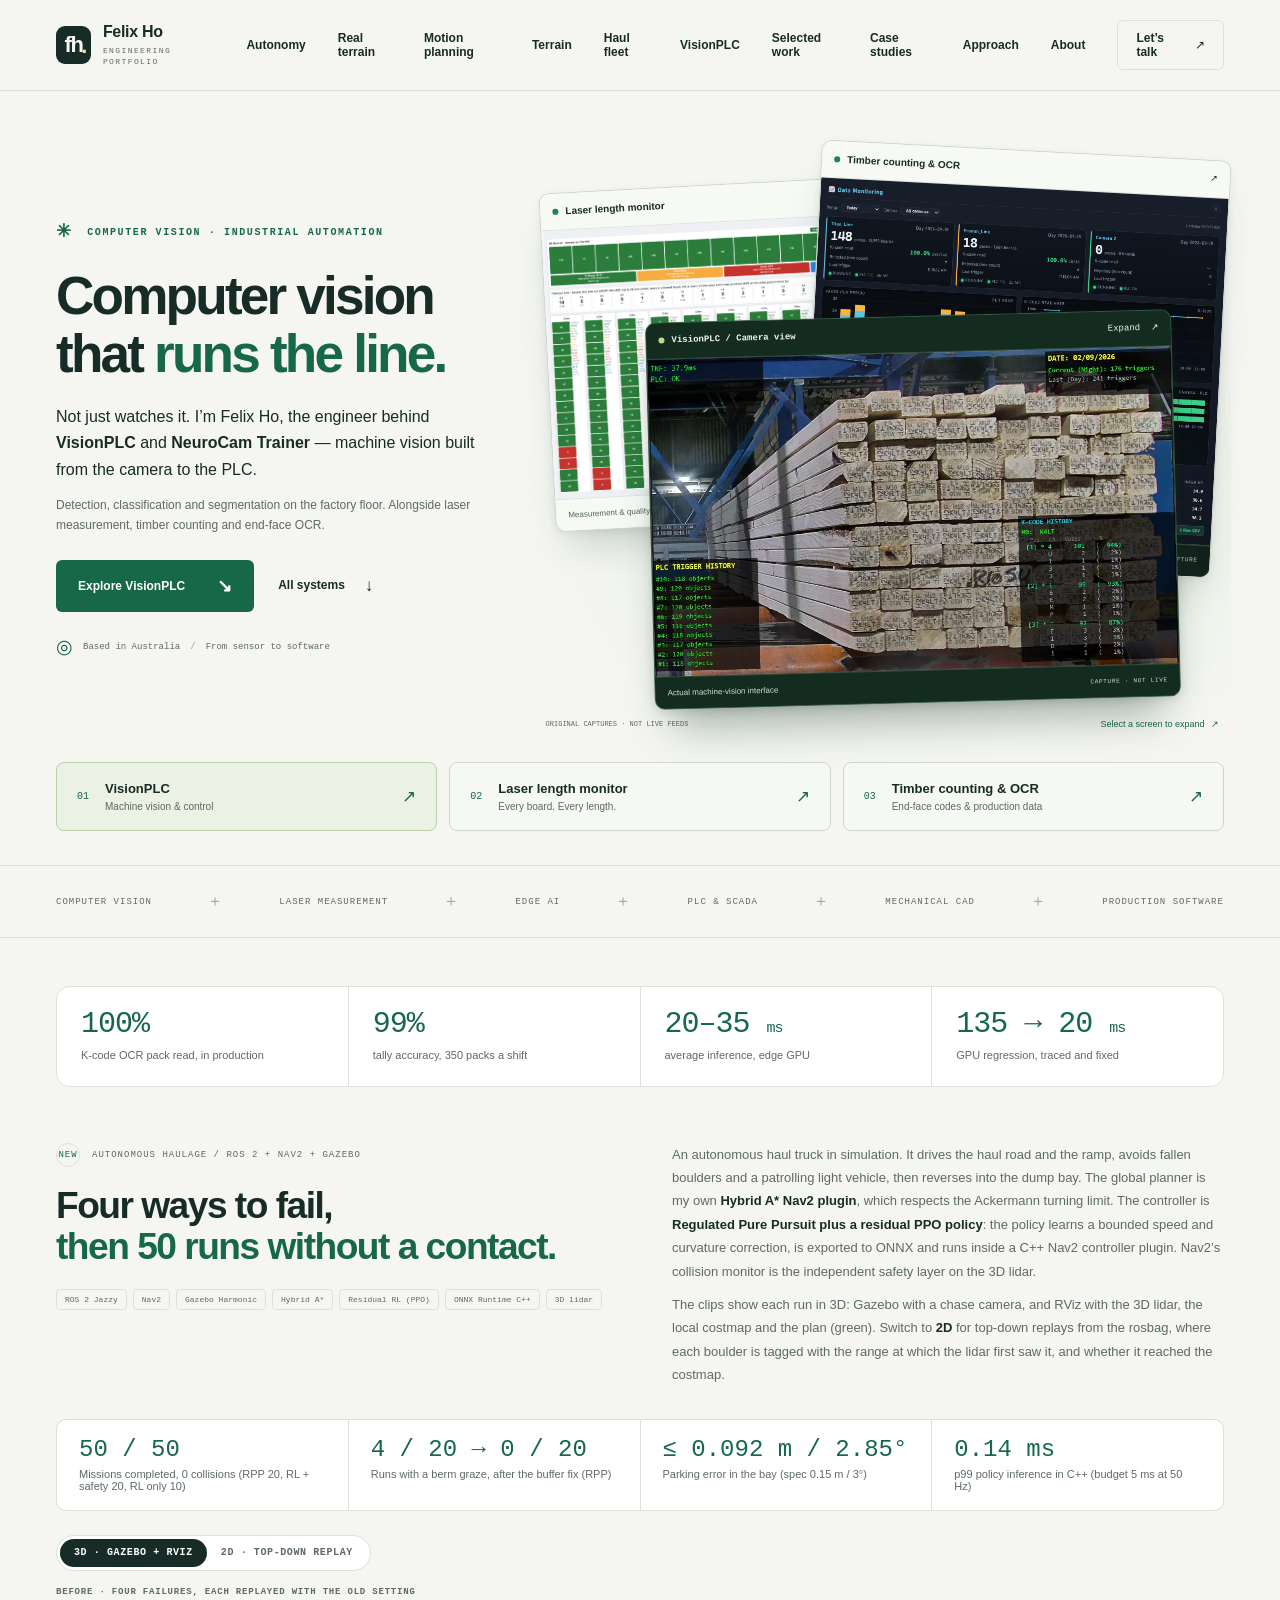
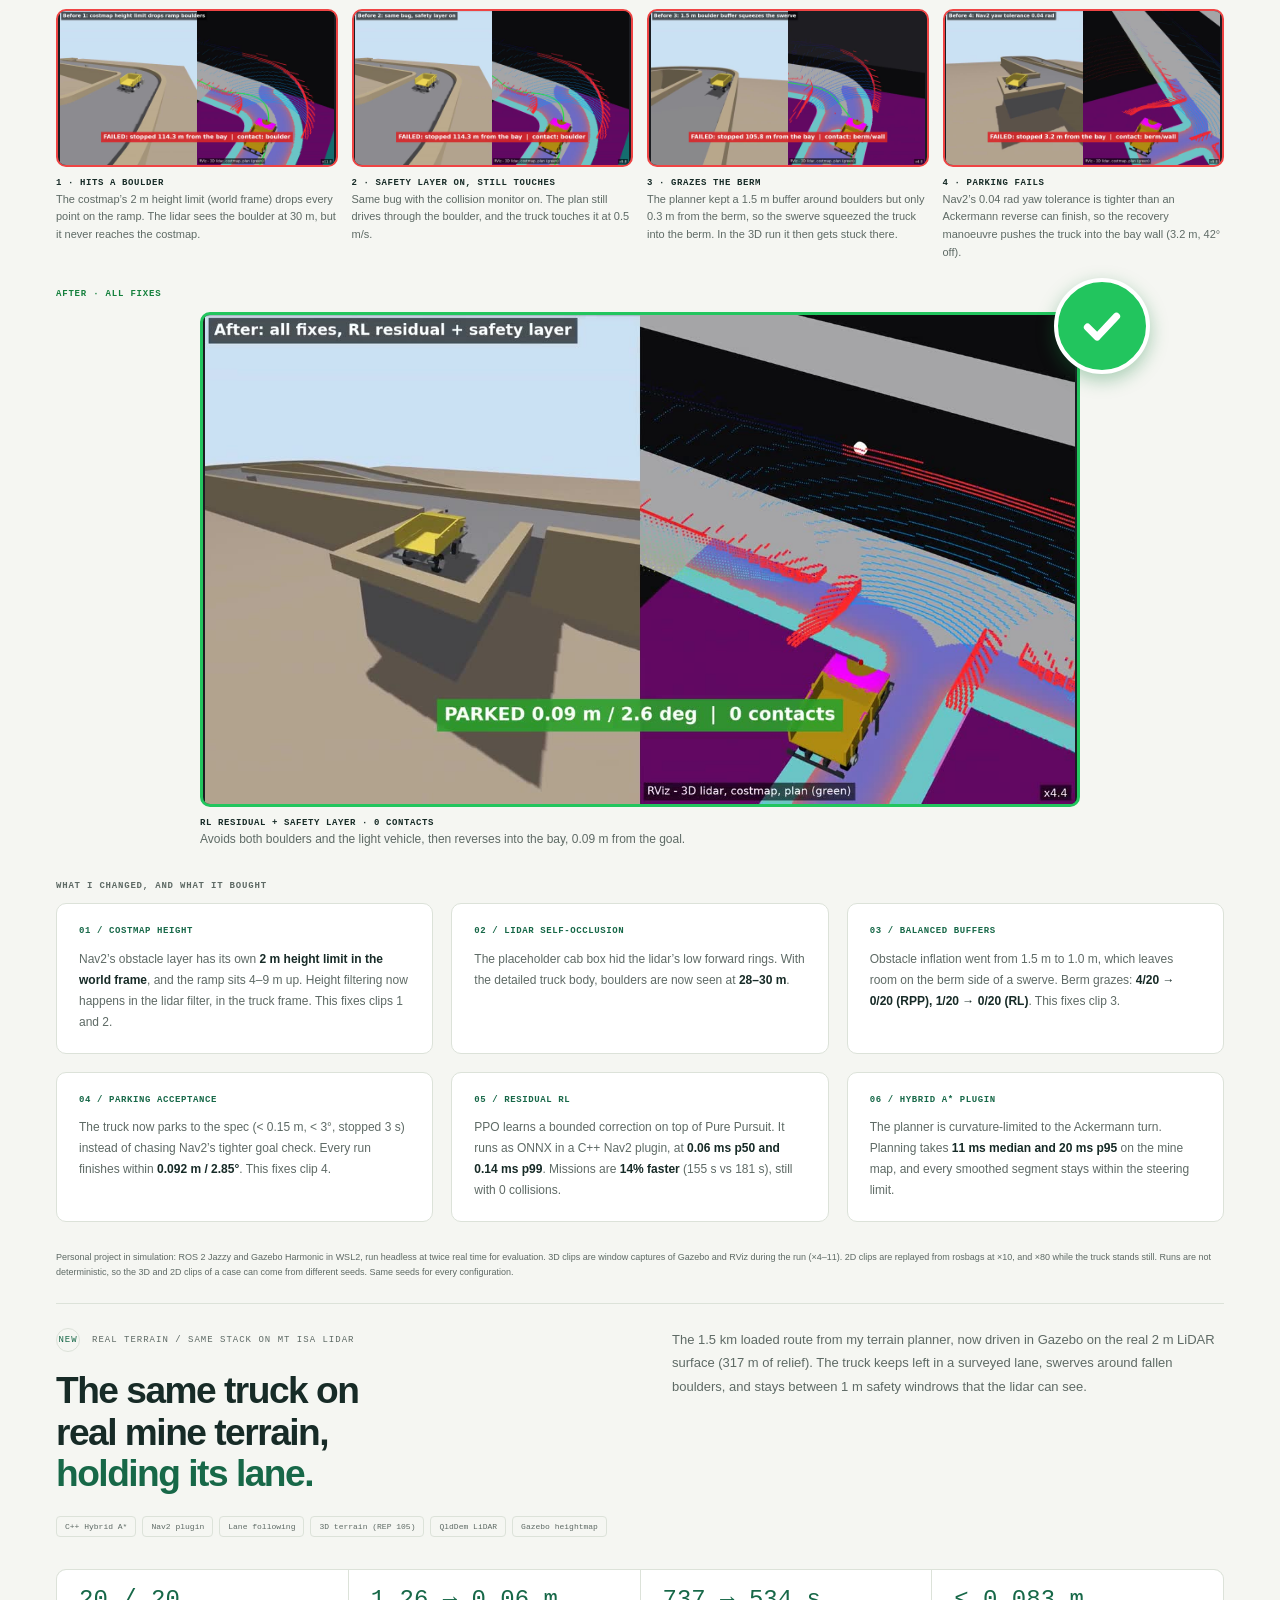
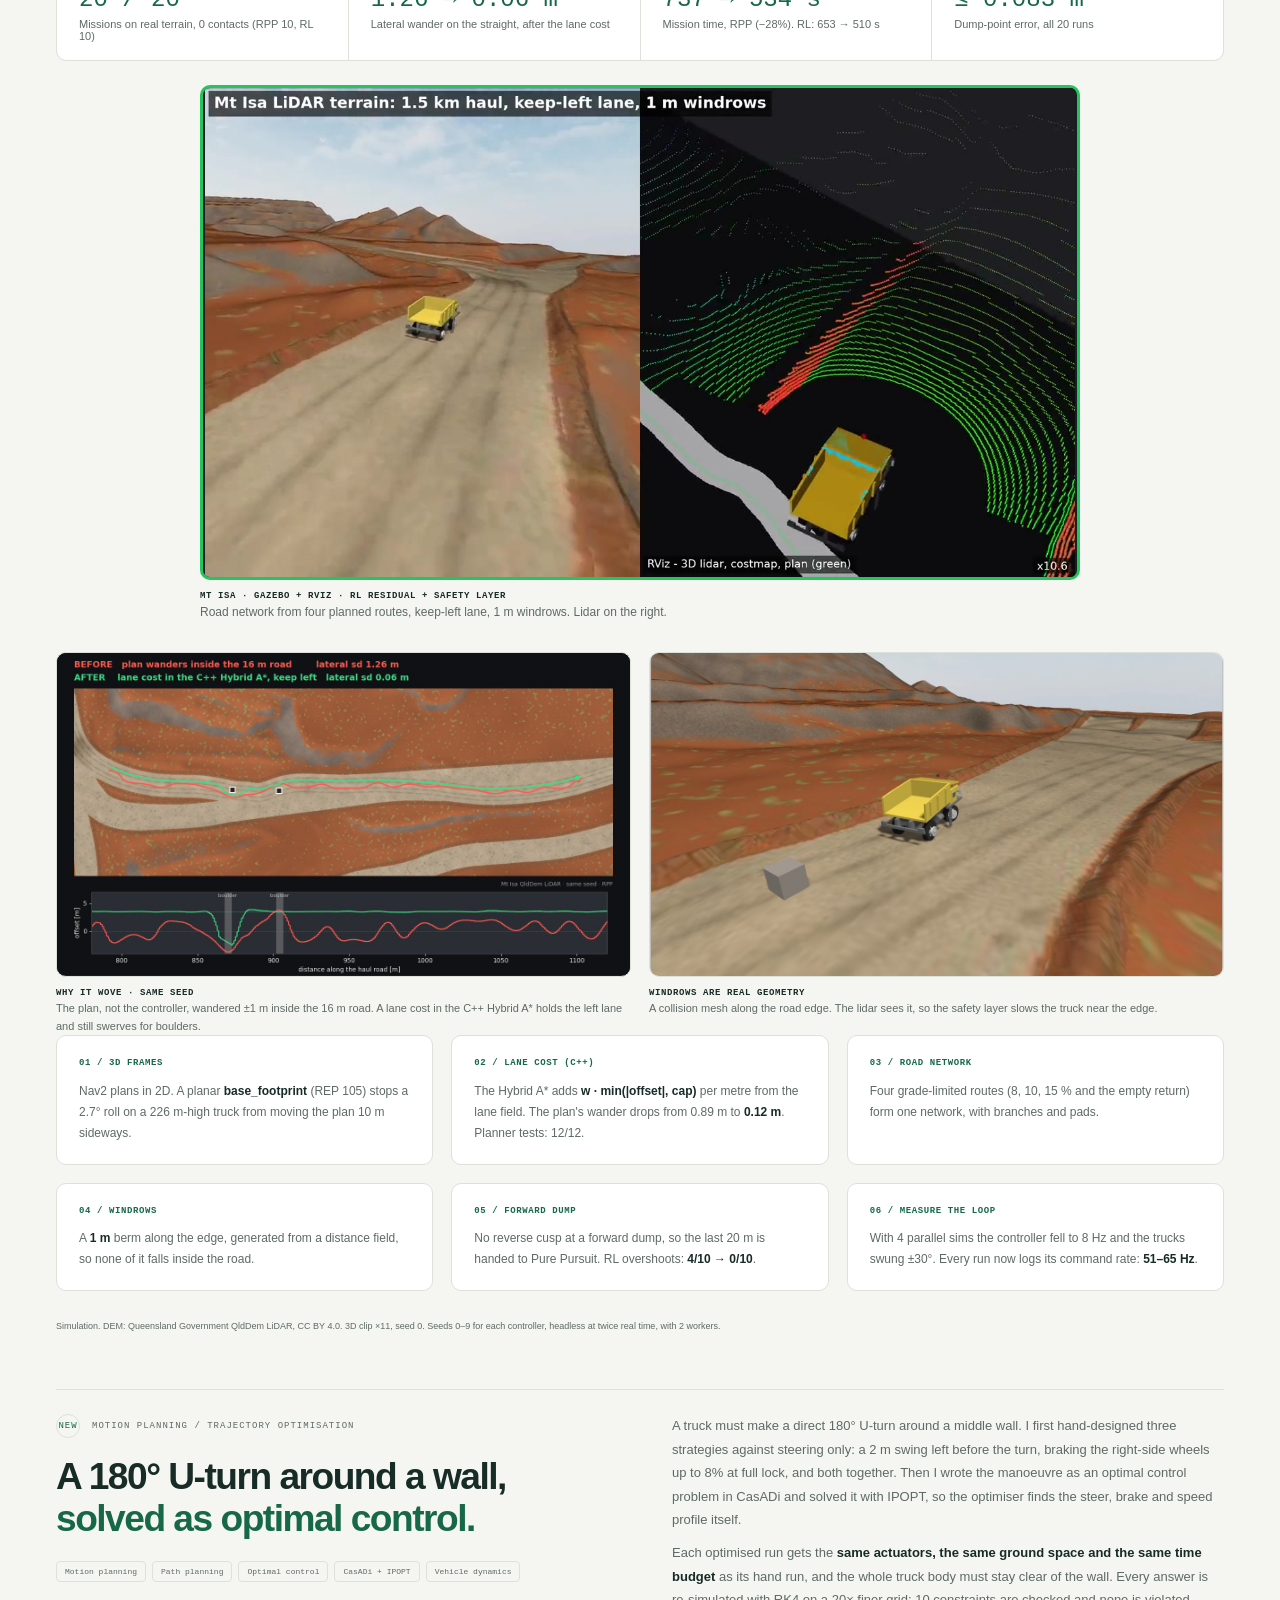
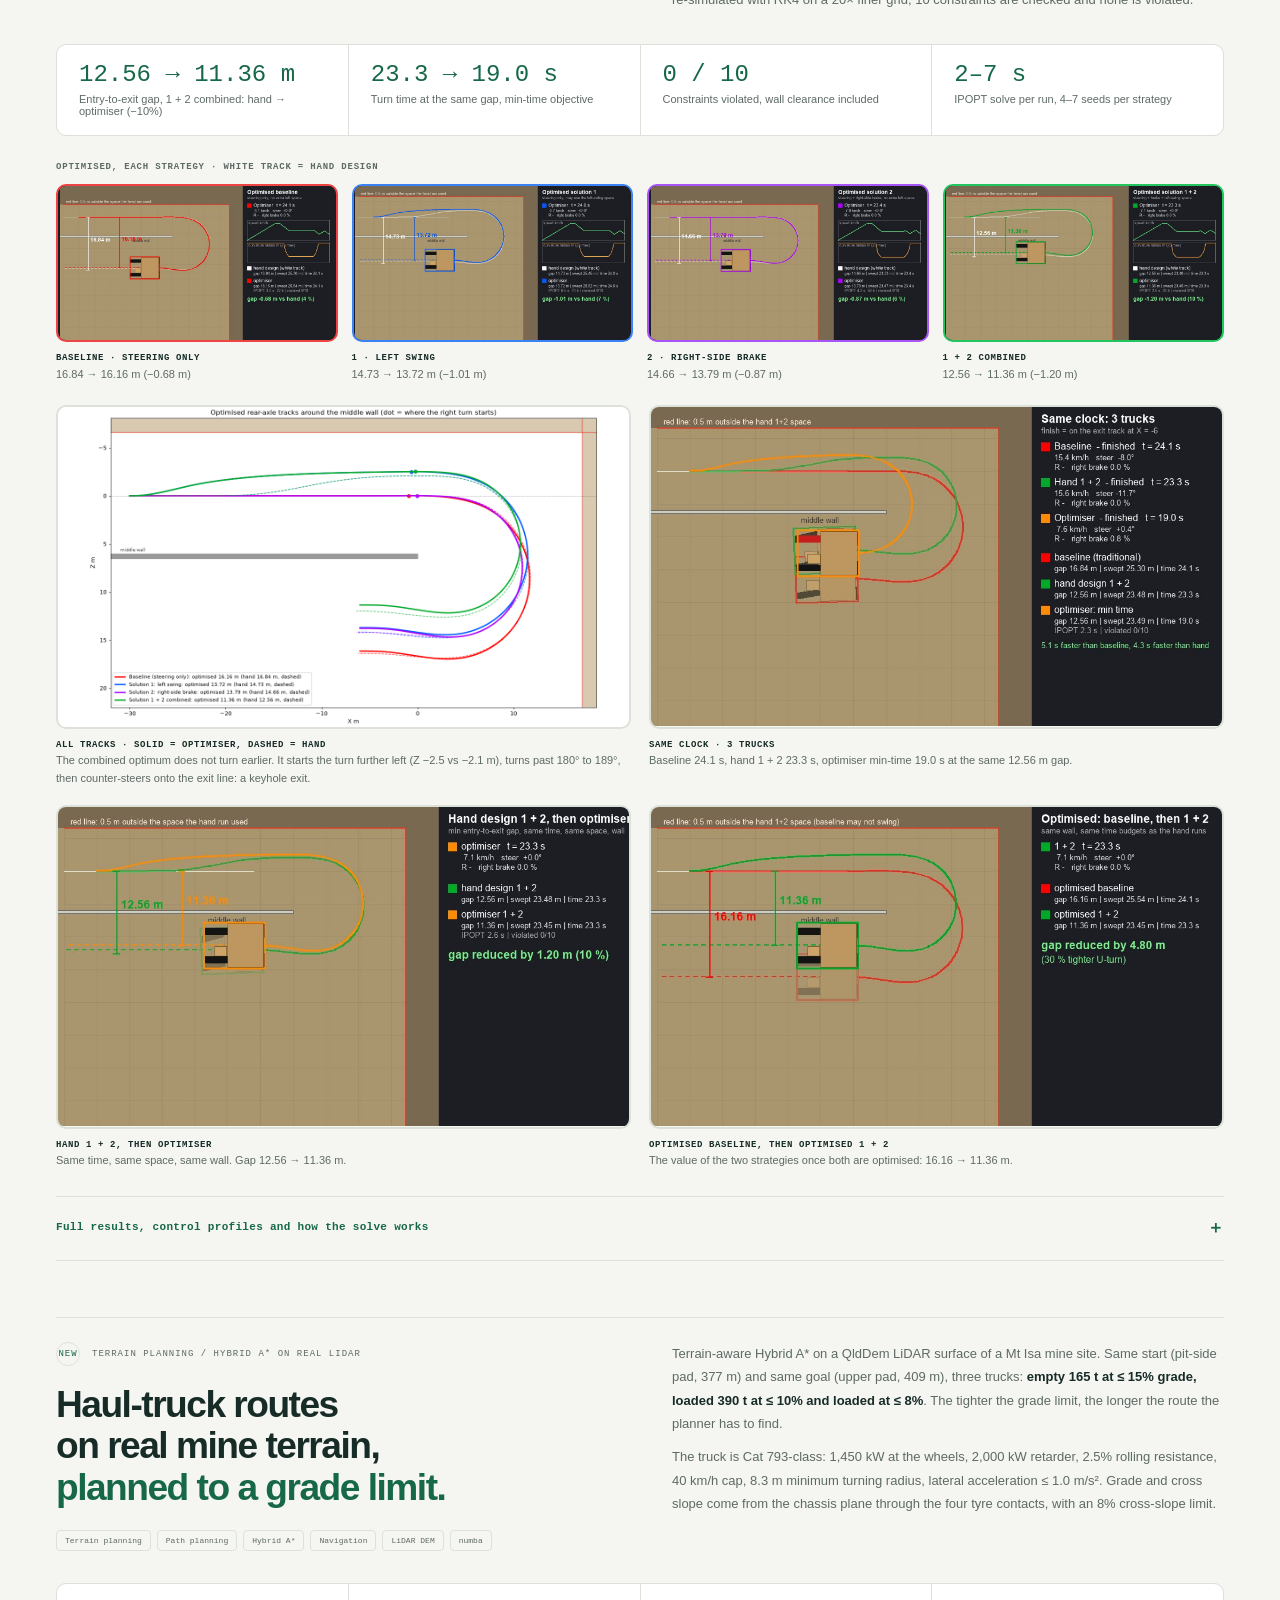
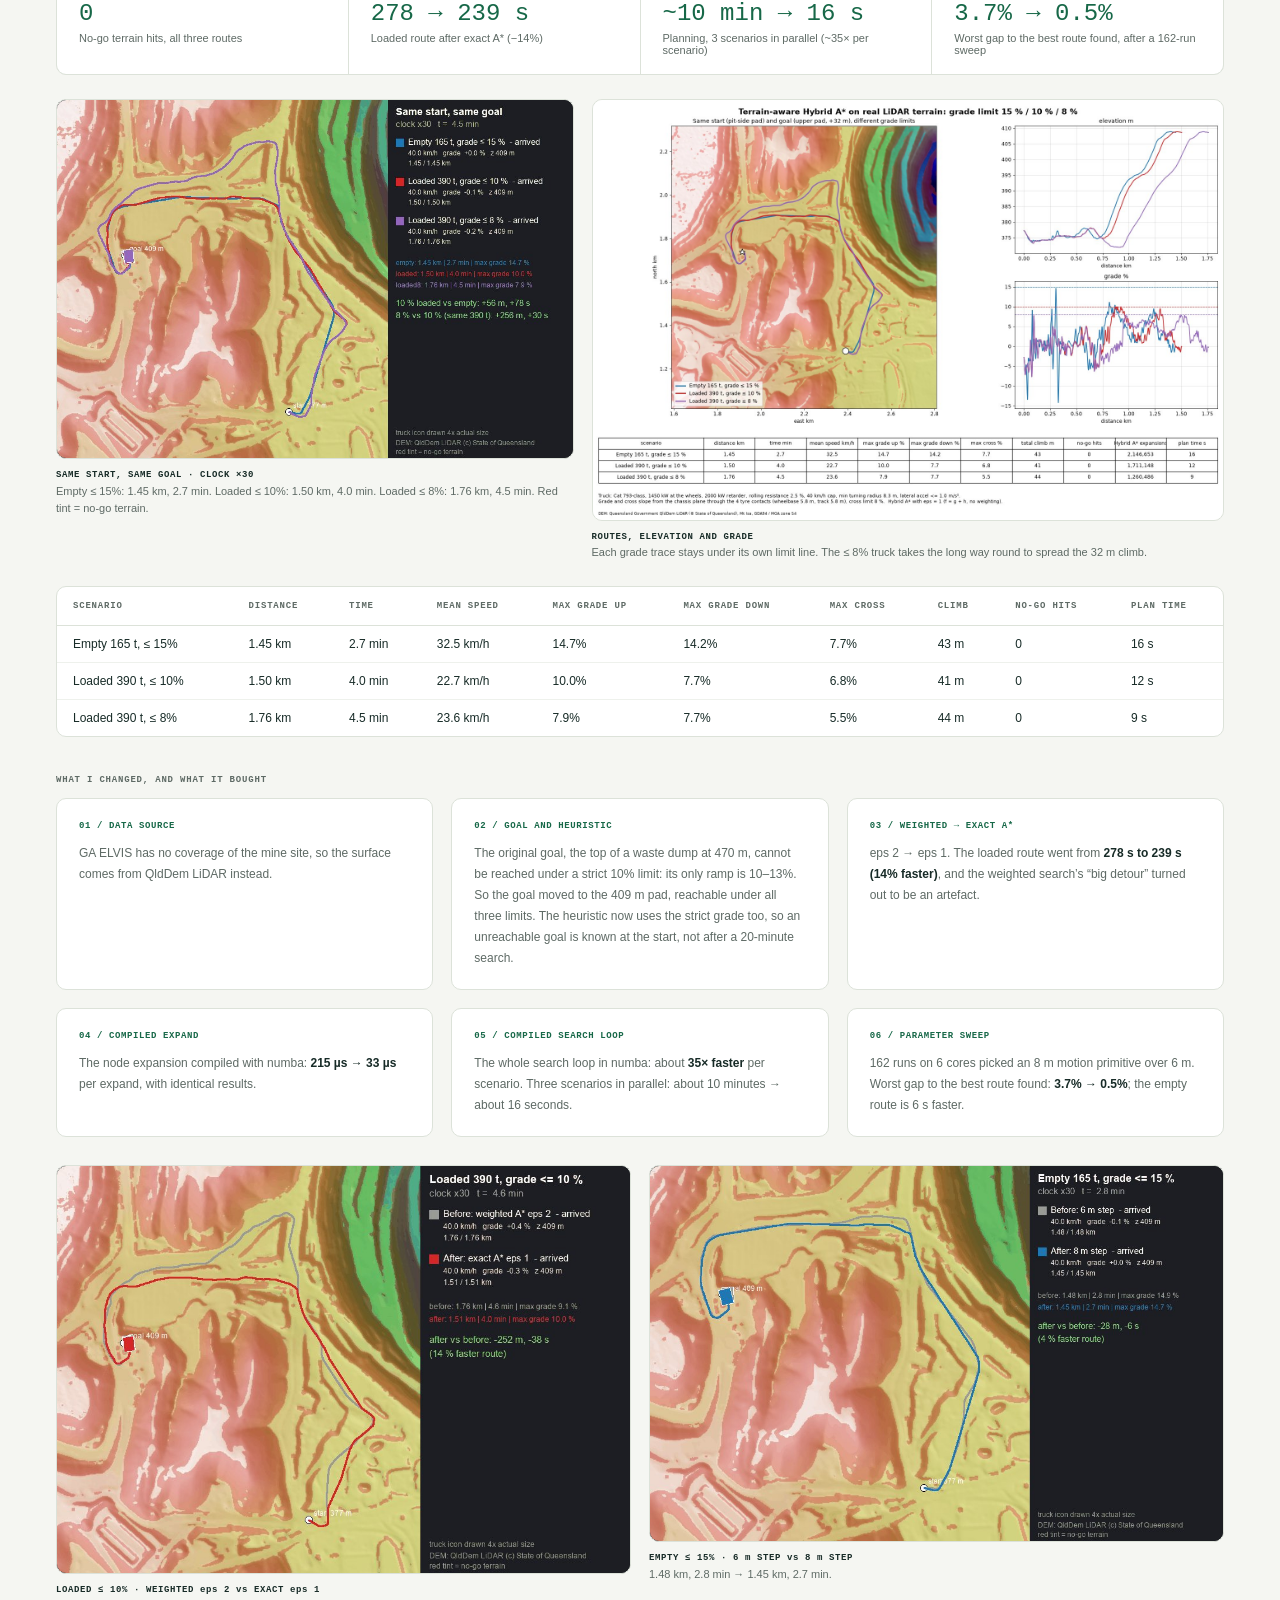
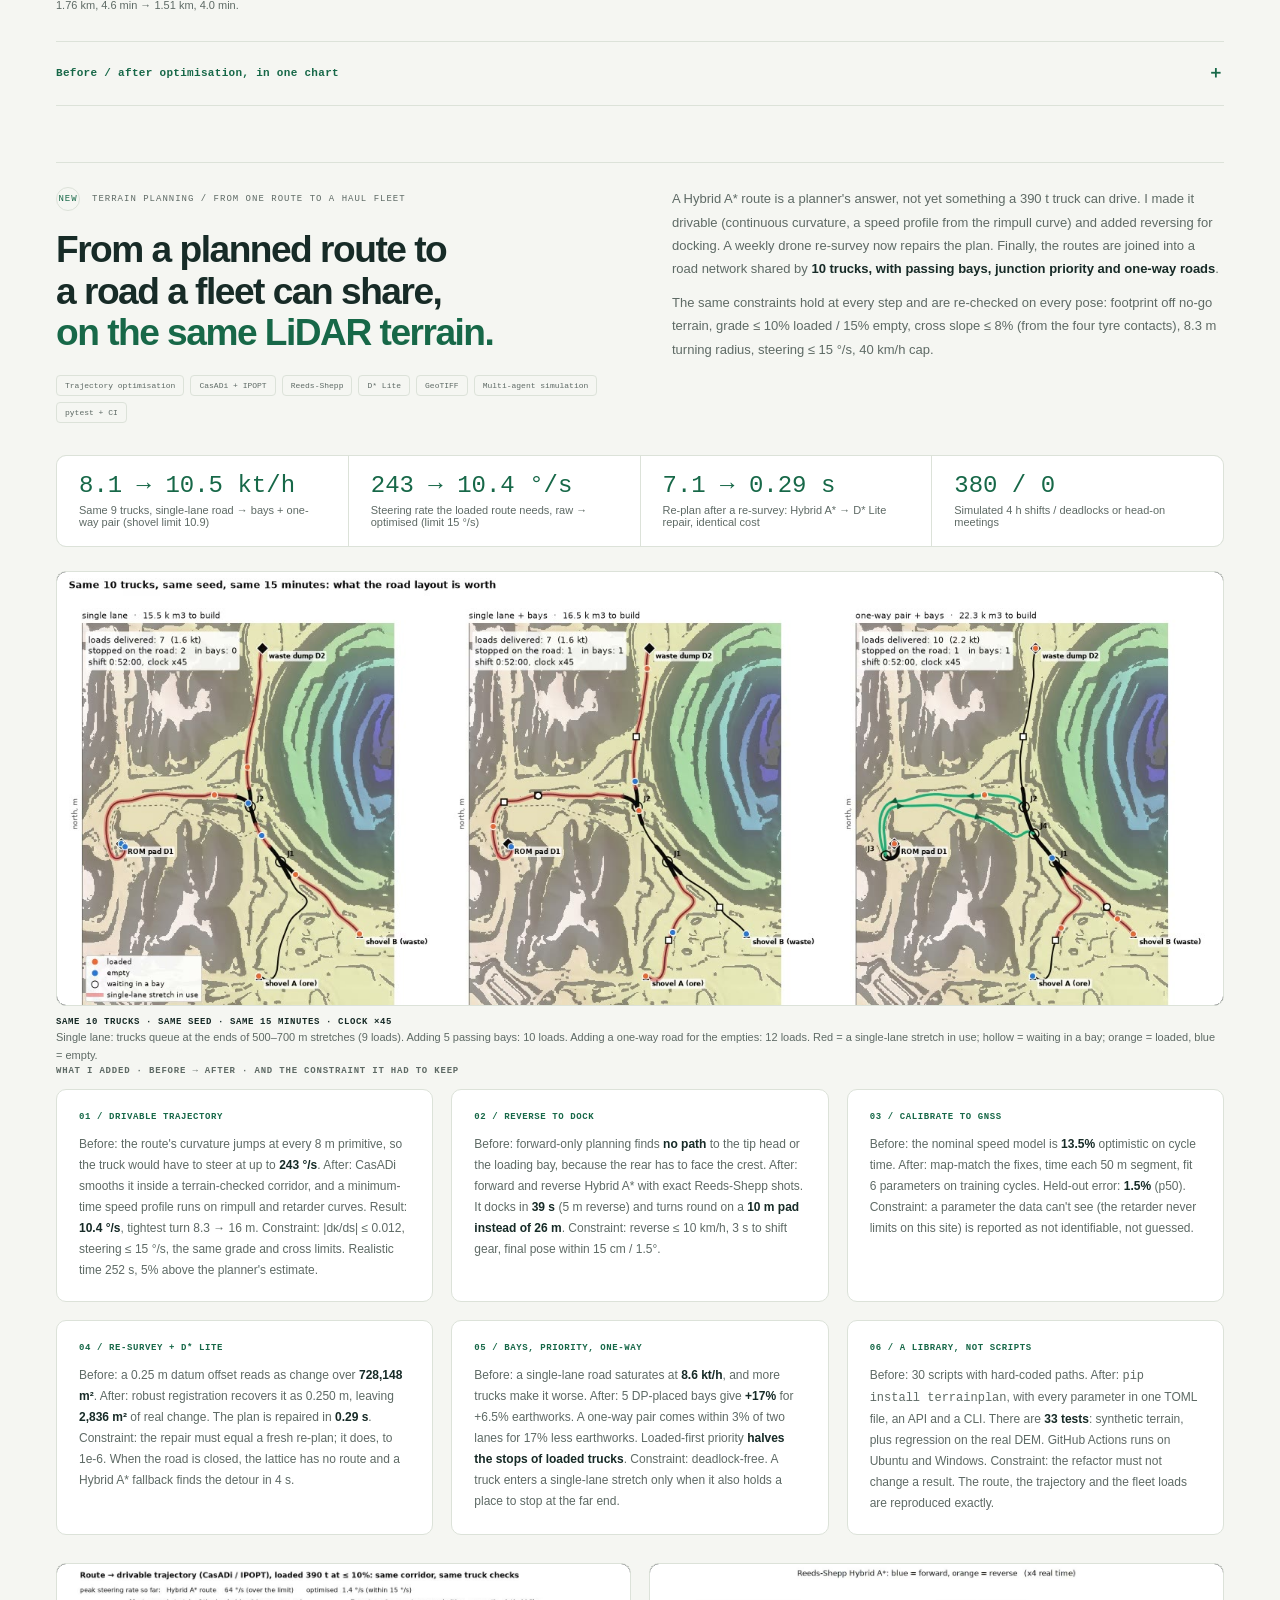
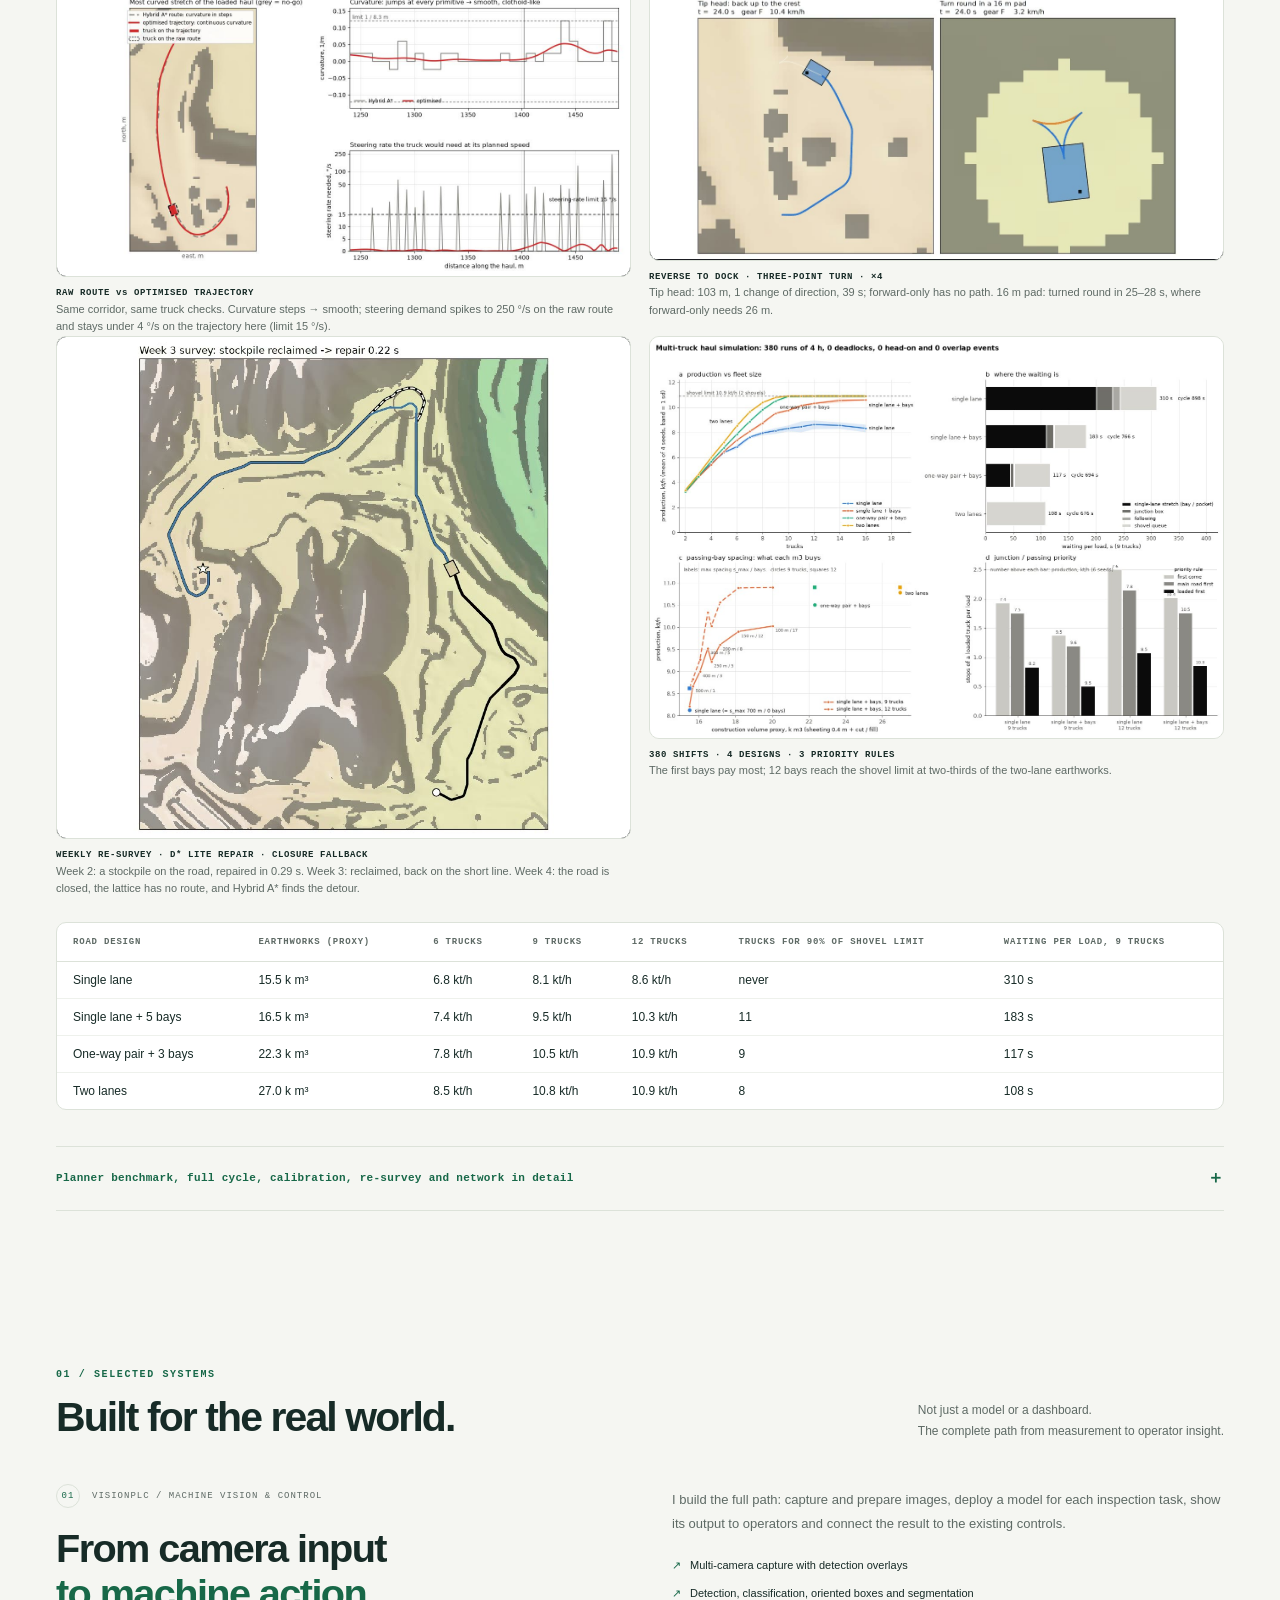
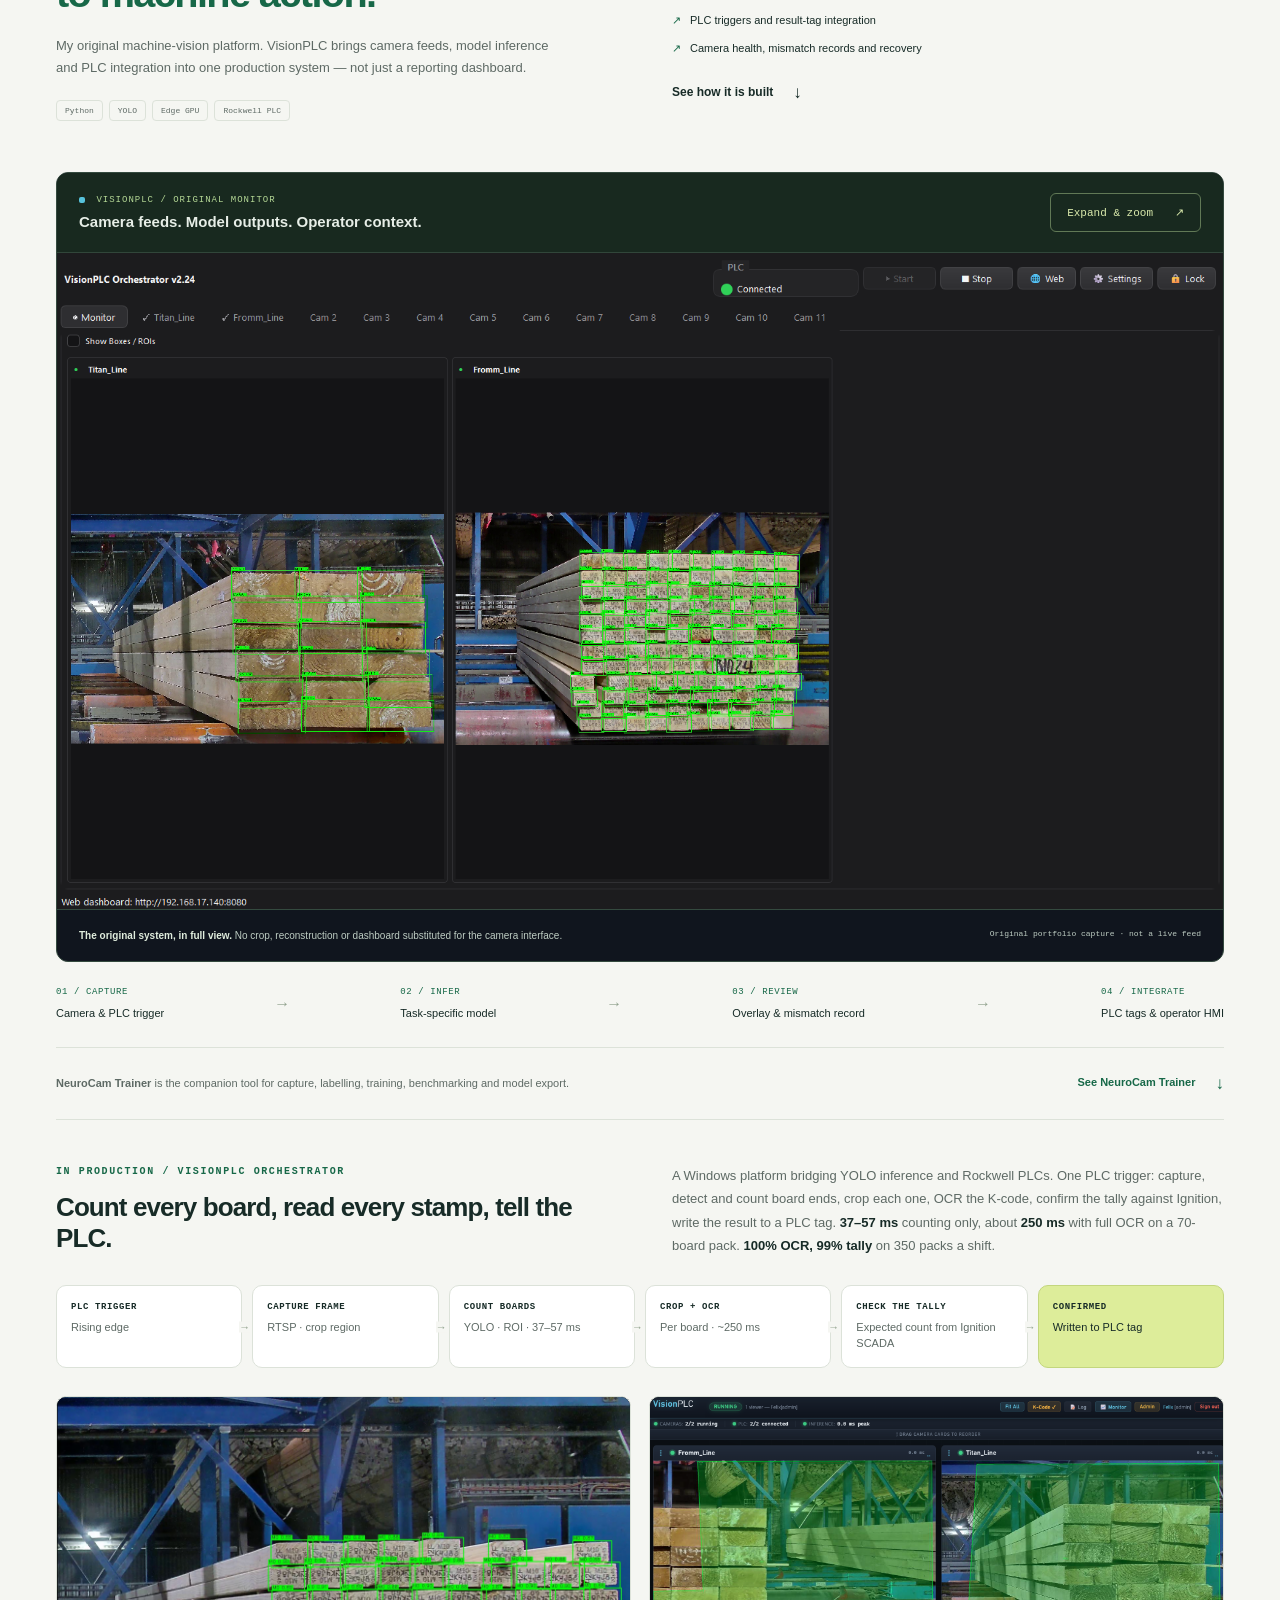
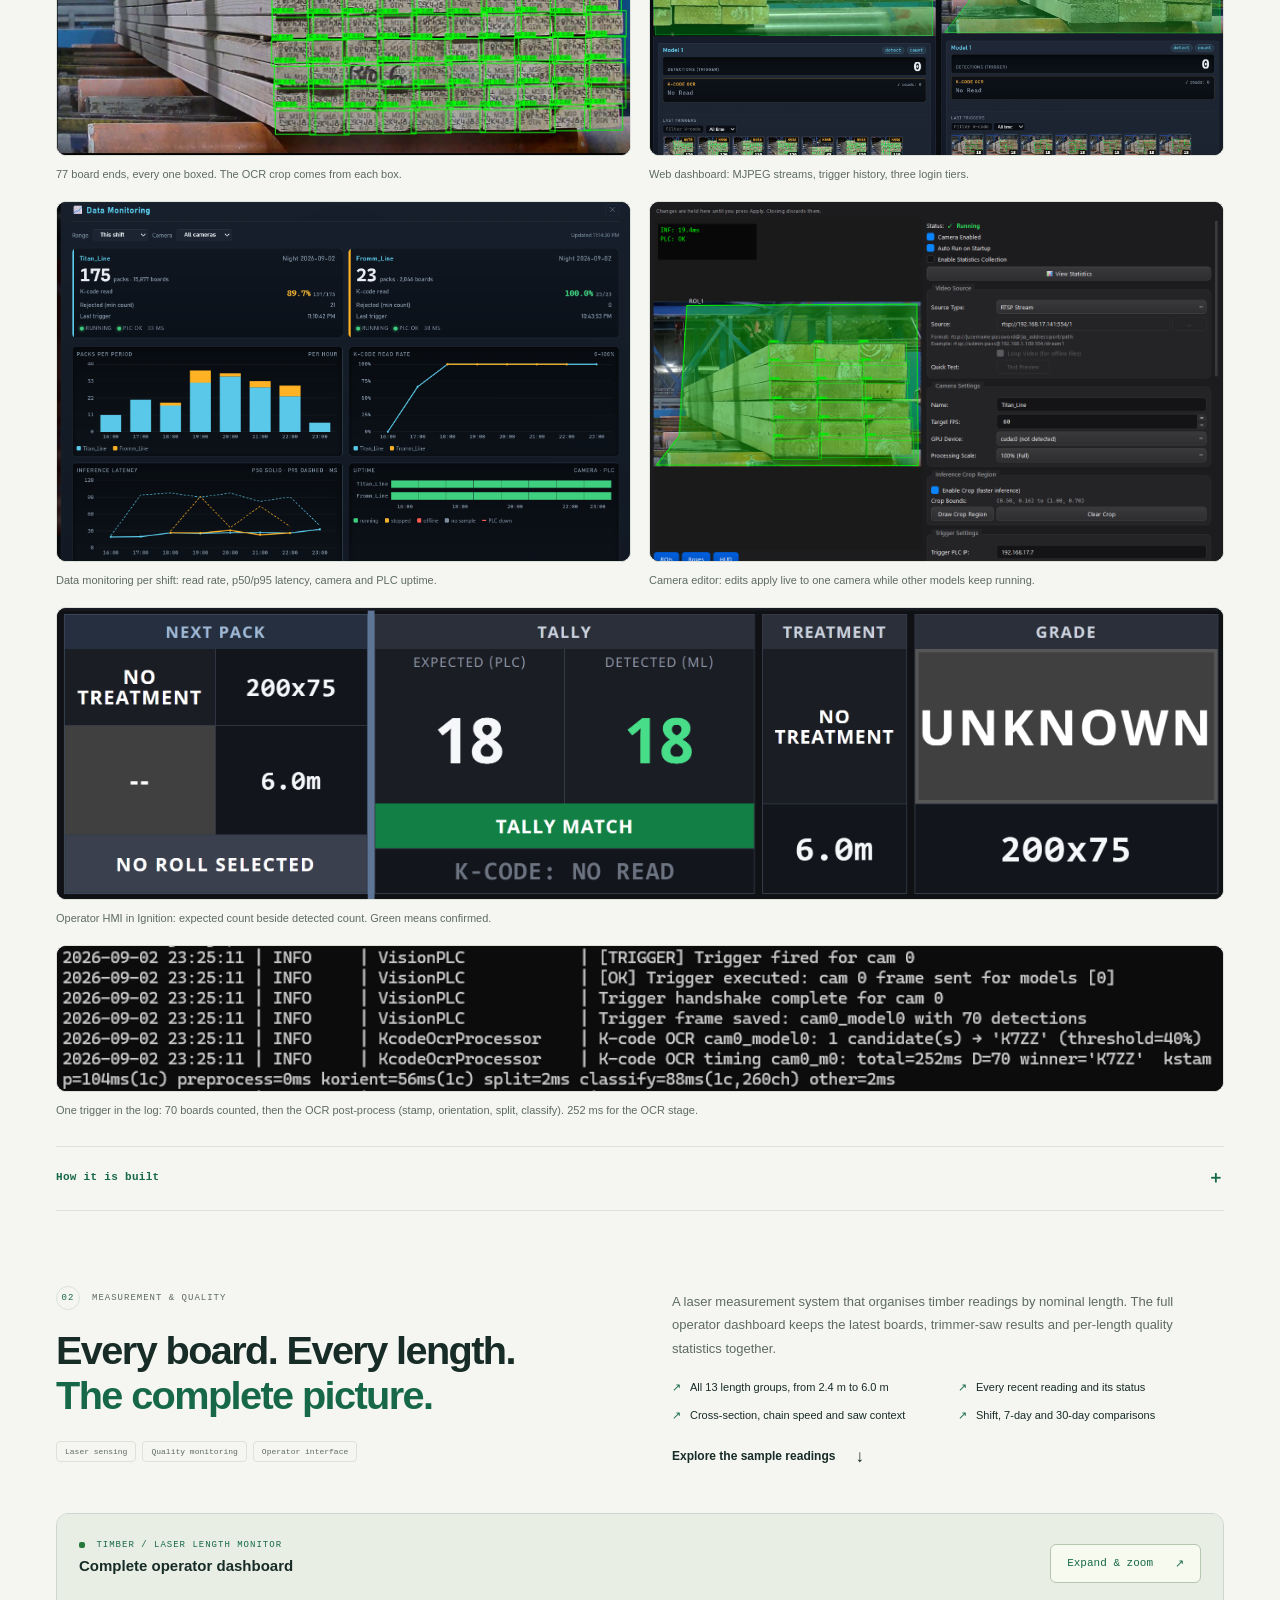
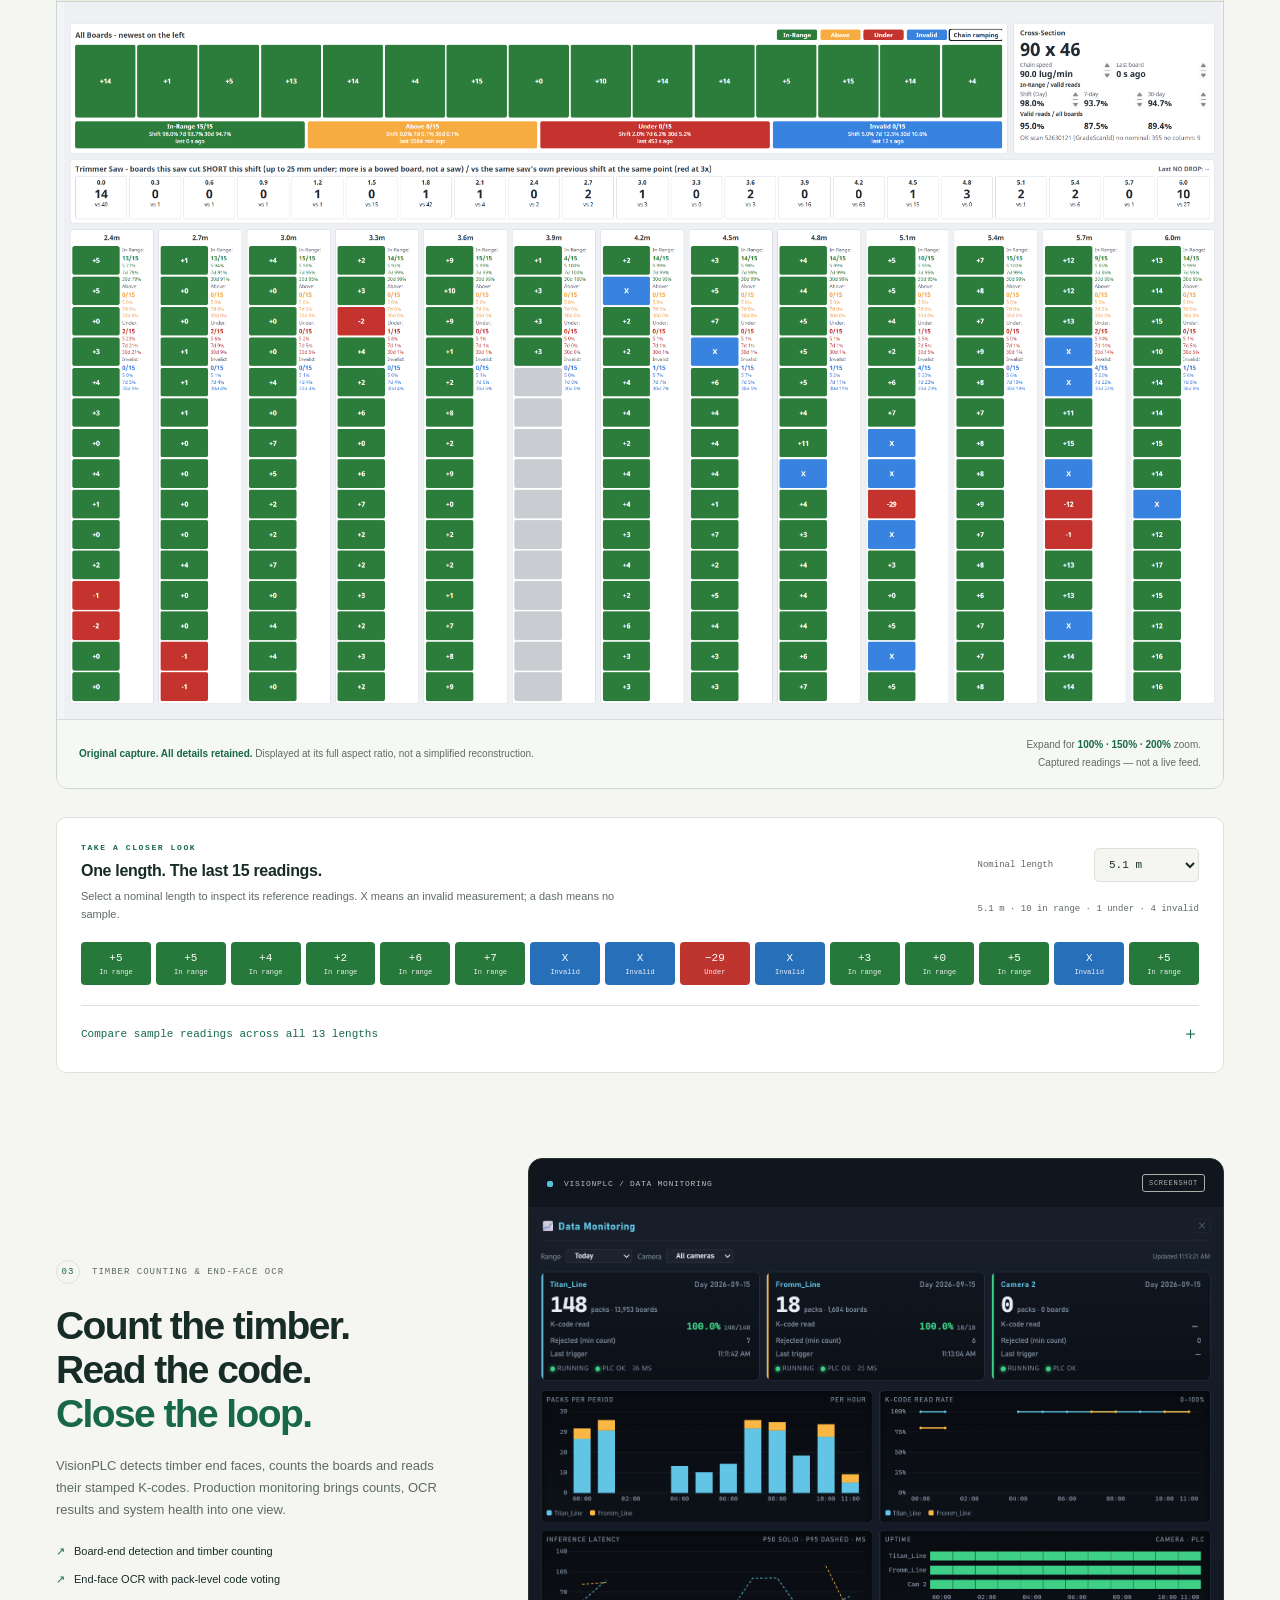
<file: engineering.html>
<!doctype html>
<html lang="en">
<head>
  <meta charset="utf-8">
  <meta name="viewport" content="width=device-width, initial-scale=1">
  <title>Felix Ho — Computer Vision &amp; Industrial Automation</title>
  <meta name="robots" content="noindex">
  <link rel="canonical" href="https://felixhorobot.github.io/">
  <meta http-equiv="refresh" content="0; url=https://felixhorobot.github.io/#case-studies">
  <script>
    // The engineering portfolio now lives on the main page. Keep old #anchors working.
    (function () {
      var known = ['gpu', 'neurocam', 'infeed', 'rsna', 'architecture', 'case-studies'];
      var hash = (window.location.hash || '').slice(1);
      var target = known.indexOf(hash) > -1 ? hash : 'case-studies';
      window.location.replace('https://felixhorobot.github.io/#' + target);
    })();
  </script>
  <style>body{margin:0;min-height:100vh;display:grid;place-content:center;background:#f5f6f2;color:#172b27;font:14px/1.6 Inter,-apple-system,"Segoe UI",sans-serif}a{color:#176848}</style>
</head>
<body>
  <p>This page has moved to <a href="https://felixhorobot.github.io/#case-studies">felixhorobot.github.io</a>.</p>
</body>
</html>
</file>
<file: portfolio.css>
/* Portfolio presentation. Content lives in index.html and portfolio-data.js. */
:root{--paper:#f5f6f2;--white:#fff;--ink:#172b27;--muted:#5e6a65;--line:#dce2d9;--green:#176848;--lime:#dded9a;--dark:#101d19;--radius:14px;--mono:ui-monospace,SFMono-Regular,Consolas,"Liberation Mono",monospace;--sans:Inter,-apple-system,BlinkMacSystemFont,"Segoe UI",sans-serif;--good:#27793b;--bad:#bd352e;--blue:#276fb9;--amber:#976200}
*{box-sizing:border-box}html{scroll-behavior:smooth;scroll-padding-top:100px}body{margin:0;background:var(--paper);color:var(--ink);font-family:var(--sans);-webkit-font-smoothing:antialiased}button,select,input{font:inherit}button,a,select{-webkit-tap-highlight-color:transparent}button,select{cursor:pointer}a{color:inherit;text-decoration:none}img{max-width:100%;display:block}button{color:inherit}p{line-height:1.7}h1,h2,h3,h4,p,figure{margin:0}h1,h2,h3{text-wrap:balance}a,button{touch-action:manipulation}a:focus-visible,button:focus-visible,select:focus-visible,[tabindex]:focus-visible,summary:focus-visible{outline:3px solid #a07508;outline-offset:5px}a:hover{color:var(--green)}[hidden]{display:none!important}.shell{width:min(1280px,calc(100% - 112px));margin-inline:auto}.section{padding-block:100px}.eyebrow{font:600 10px/1.6 var(--mono);letter-spacing:1.6px;color:var(--green)}.skip-link{position:fixed;top:-70px;left:20px;background:var(--ink);color:white;padding:14px;z-index:100}.skip-link:focus{top:10px}.site-header{border-bottom:1px solid var(--line);position:sticky;top:0;z-index:20;background:rgba(245,246,242,.96);backdrop-filter:blur(16px)}.header-inner{height:90px;display:flex;align-items:center;justify-content:space-between;gap:24px}.brand{display:flex;align-items:center;gap:12px;font-weight:650;font-size:16px;letter-spacing:-.3px}.brand-mark{height:38px;width:38px;display:grid;place-content:center;background:var(--ink);color:var(--paper);border-radius:9px;font-size:22px;position:relative;letter-spacing:-1.5px}.brand-mark span{position:absolute;right:5px;bottom:5px;color:var(--lime)}.brand-caption{display:block;font:8px/1.4 var(--mono);letter-spacing:1.4px;margin-top:4px;color:var(--muted)}nav{display:flex;gap:32px;align-items:center;font-size:12px;font-weight:550}nav a{padding:10px 0}.nav-contact{border:1px solid var(--line);border-radius:6px;padding:10px 18px;display:flex;align-items:center;gap:22px}.menu-toggle{display:none;border:1px solid var(--line);border-radius:6px;background:transparent;padding:9px 12px;font-size:12px;align-items:center;gap:15px}.hero{display:grid;grid-template-columns:1fr 1.05fr;gap:48px;padding-block:82px 76px;align-items:center}.little-cross{font-size:18px;vertical-align:middle;margin-right:7px}.hero h1{font-size:clamp(46px,5.5vw,78px);line-height:1.04;font-weight:550;letter-spacing:-4.3px;margin-block:22px 25px;max-width:600px}.hero h1 span{color:var(--green)}.hero-intro{font-size:17px;line-height:1.65;max-width:470px}.hero-intro em{font-style:normal;font-weight:650}.hero-sub{font-size:13px;color:var(--muted);margin-top:15px;max-width:425px}.hero-actions{display:flex;align-items:center;gap:26px;margin-top:29px}.button{display:inline-flex;justify-content:center;align-items:center;gap:32px;padding:15px 22px;border-radius:6px;font-size:12px;font-weight:600;transition:background .2s,transform .2s}.button.primary{background:var(--green);color:var(--white)}.button.primary:hover{background:#124d36;transform:translateY(-2px)}.button span{font-size:18px}.text-link{display:inline-flex;align-items:center;justify-content:space-between;gap:20px;font-size:12px;font-weight:650;line-height:1.6}.text-link span{font-size:17px}.hero-location{font:10px var(--mono);color:var(--muted);display:flex;align-items:center;gap:10px;margin-top:33px}.location-icon{font-size:19px;color:var(--green)}.separator{color:#96a097}.hero-visual{height:485px;position:relative;min-width:0;align-self:center}.visual-grid{position:absolute;inset:4px -12px 15px;background-image:linear-gradient(#dce2d970 1px,transparent 1px),linear-gradient(90deg,#dce2d970 1px,transparent 1px);background-size:27px 27px;mask-image:radial-gradient(ellipse at center,#000 45%,transparent 77%)}.visual-label{position:absolute;top:0;left:12px;right:0;display:flex;align-items:center;gap:8px;font:8px var(--mono);letter-spacing:1.1px;color:var(--muted)}.visual-label>span:last-child{margin-left:auto}.signal-dot{height:6px;width:6px;display:inline-block;background:var(--green);border-radius:50%}.hero-window{position:absolute;top:31px;left:35px;right:0;background:#10151e;border:5px solid #26382e;border-radius:12px;overflow:hidden;box-shadow:0 22px 45px #162e2524;transform:rotate(1.5deg)}.window-bar{display:flex;align-items:center;gap:10px;padding:10px 12px;background:#17241e;color:#c5cec8;font:8px var(--mono)}.window-dots{display:flex;gap:4px}.window-dots i{width:5px;height:5px;border-radius:50%;background:#516357}.capture-badge{font-size:7px;color:#c2d599;border:1px solid #4a6246;border-radius:3px;padding:2px 4px;margin-left:auto}.hero-window>img{width:100%;height:335px;object-fit:cover;object-position:top}.mini-monitor{position:absolute;bottom:20px;left:0;width:85%;background:#fff;border:1px solid #d2dcd0;border-radius:10px;box-shadow:0 16px 35px #1733261a;padding:17px 18px;transform:rotate(-2deg)}.mini-title{display:flex;align-items:center;gap:10px;font-size:12px;font-weight:650}.mini-title small{display:block;font:7px var(--mono);letter-spacing:1.2px;color:var(--muted);margin-top:4px}.scan-icon{height:30px;width:30px;border-radius:6px;border:1px solid var(--line);display:grid;place-items:center;font-size:25px;color:var(--green)}.sample-badge{font:7px var(--mono);letter-spacing:.7px;padding:4px 6px;border:1px solid currentColor;border-radius:3px;color:var(--muted);margin-left:auto;white-space:nowrap}.mini-readout{display:flex;gap:23px;margin-top:15px;align-items:center}.mini-readout>span{font:8px var(--mono);color:var(--muted)}.mini-readout strong{font:600 24px var(--mono);display:block;color:var(--ink);margin-top:5px}.mini-readout strong small{font-size:12px;font-weight:400}.mini-readout .mini-caption{margin-left:auto;font-size:7px;line-height:1.8;color:var(--green)}.mini-boards{display:flex;gap:3px;margin-top:15px}.mini-boards i{flex:1;display:grid;place-items:center;font:7px var(--mono);background:var(--good);color:white;height:25px;border-radius:2px}.mini-boards i.invalid{background:var(--blue)}.mini-boards i.under{background:var(--bad)}.mini-footer{display:flex;gap:14px;margin-top:9px;font:7px var(--mono);color:var(--muted)}.legend-dot{width:6px;height:6px;display:inline-block;border-radius:2px;vertical-align:middle;margin-right:5px}.good{background:var(--good)}.bad{background:var(--bad)}.blue{background:var(--blue)}.amber{background:var(--amber)}.gray{background:#a1a8a8}.cyan{background:#57c3dc}.visual-footnote{position:absolute;bottom:-8px;right:0;font:7px var(--mono);letter-spacing:1px;color:var(--muted)}.discipline-strip{border-block:1px solid var(--line)}.discipline-strip>.shell{display:flex;align-items:center;justify-content:space-between;gap:18px;padding-block:25px;font:9px var(--mono);letter-spacing:1px;color:var(--muted)}.discipline-strip i{font-style:normal;font-size:16px;color:#9aaa9d}.section-heading{display:flex;align-items:end;justify-content:space-between;gap:32px;margin-bottom:43px}.section-heading h2{font-size:clamp(30px,3.2vw,45px);line-height:1.12;font-weight:550;letter-spacing:-1.9px;margin-top:12px}.section-heading>p{font-size:12px;color:var(--muted);max-width:340px}.feature{display:grid;grid-template-columns:.75fr 1.25fr;gap:55px;align-items:center}.feature-copy{padding-block:8px}.project-kicker{font:9px var(--mono);letter-spacing:1px;color:var(--muted);display:flex;align-items:center;gap:12px}.project-kicker>span{display:inline-grid;place-items:center;height:24px;width:24px;border:1px solid var(--line);border-radius:50%;font-size:9px;color:var(--green)}.feature h3{font-size:39px;line-height:1.12;letter-spacing:-1.6px;font-weight:550;margin-block:20px}.feature h3>span{color:var(--green)}.feature-copy>p:not(.project-kicker){font-size:13px;line-height:1.7;max-width:390px;color:var(--muted)}.feature-points{list-style:none;padding:0;margin:22px 0;font-size:11px;line-height:1.6;display:grid;gap:10px}.feature-points li{position:relative;padding-left:18px}.feature-points li:before{content:'↗';position:absolute;left:0;color:var(--green)}.tags{display:flex;gap:6px;flex-wrap:wrap;margin-block:21px}.tags>span{border:1px solid var(--line);border-radius:4px;padding:5px 8px;font:8px var(--mono);color:var(--muted)}.feature-media{border:1px solid var(--line);border-radius:var(--radius);overflow:hidden;min-width:0}.measurement-media{background:#edf0e9;padding:20px}.panel-top{display:flex;gap:8px;justify-content:space-between;align-items:center;font:8px var(--mono);letter-spacing:.7px}.measurement-summary{display:grid;grid-template-columns:repeat(3,1fr);gap:10px;margin-block:22px}.measurement-summary>div{background:#fff;border:1px solid #dce2d5;border-radius:6px;padding:12px}.measurement-summary span{display:block;font:8px var(--mono);color:var(--muted)}.measurement-summary strong{display:block;font:550 21px var(--mono);margin-top:8px;letter-spacing:-1px}.measurement-summary small{font-size:9px;letter-spacing:0}.matrix-scroll{overflow-x:auto;scrollbar-width:thin;padding-bottom:5px}.length-matrix{display:grid;grid-template-columns:repeat(13,minmax(29px,1fr));gap:4px}.matrix-column{display:flex;flex-direction:column;gap:3px;min-width:0}.matrix-column h4{font:600 8px var(--mono);text-align:center;padding-block:7px;white-space:nowrap}.matrix-cell{height:21px;background:var(--good);color:#fff;display:grid;place-items:center;font:7px var(--mono);border-radius:2px}.matrix-cell[data-state=under],.reading[data-state=under]{background:var(--bad)}.matrix-cell[data-state=above],.reading[data-state=above]{background:var(--amber)}.matrix-cell[data-state=invalid],.reading[data-state=invalid]{background:var(--blue)}.matrix-cell[data-state=empty],.reading[data-state=empty]{background:#c5cacc;color:#384445}.matrix-legend{display:flex;gap:10px;flex-wrap:wrap;font:7px var(--mono);margin-top:12px;color:var(--muted)}.capture-link{margin-top:12px;font-size:10px}.media-note{font-size:9px;line-height:1.6;color:var(--muted);margin-top:14px}.measurement-demo{margin-top:28px;padding:24px;border:1px solid var(--line);border-radius:10px;display:grid;grid-template-columns:1.3fr 1fr;gap:18px 24px;background:#fff}.demo-copy .eyebrow{font-size:8px}.demo-copy h4{font-size:16px;font-weight:600;letter-spacing:-.3px;margin-block:7px}.demo-copy p:last-child{font-size:11px;color:var(--muted);max-width:550px}.demo-controls{display:grid;grid-template-columns:auto 105px;align-items:center;justify-content:end;gap:7px 12px}.demo-controls label{font:9px var(--mono);color:var(--muted)}.demo-controls select{border:1px solid var(--line);border-radius:5px;background:var(--paper);padding:9px 10px;color:var(--ink);font:11px var(--mono)}.reading-summary{grid-column:1/-1;text-align:right;font:9px/1.7 var(--mono);color:var(--muted)}.reading-strip{display:grid;grid-template-columns:repeat(15,minmax(0,1fr));gap:5px;grid-column:1/-1}.reading{height:43px;display:flex;flex-direction:column;align-items:center;justify-content:center;background:var(--good);color:#fff;border-radius:4px;font:11px var(--mono);gap:4px}.reading small{font:7px var(--mono);opacity:.9}.feature-vision{margin-top:85px}.vision-media{background:#10151e;border-color:#29332e}.vision-media .panel-top{padding:15px 18px;color:#b3c2bc}.vision-media .sample-badge{color:#a1b3a9}.vision-media .media-note{color:#b3c2bc;padding:0 18px 15px;margin-top:10px}.zoom-image{display:block;position:relative}.zoom-image>img{width:100%;height:auto}.zoom-label{position:absolute;right:14px;bottom:14px;padding:10px 13px;background:#f4f6f0;color:var(--ink);border-radius:5px;font-size:10px;font-weight:600;box-shadow:0 4px 20px #0005}.zoom-label span{margin-left:20px}.zoom-image:hover .zoom-label{background:var(--lime)}.process-strip{display:flex;justify-content:space-between;align-items:center;gap:10px;margin-top:32px;padding:23px 25px;border-block:1px solid var(--line);font:9px var(--mono)}.process-strip b{font-weight:400;color:var(--green);margin-right:9px}.process-strip i{font-style:normal;color:#9cab9c}.project-section{background:#ecf0e9;border-block:1px solid var(--line)}.project-toolbar{display:flex;justify-content:space-between;gap:16px;align-items:center;margin-bottom:23px}.filters{display:flex;gap:7px;flex-wrap:wrap}.filters button{font:10px var(--mono);padding:9px 13px;background:transparent;border:1px solid #cbd5c7;border-radius:5px;transition:background .2s}.filters button[aria-pressed=true]{background:var(--ink);border-color:var(--ink);color:#fff}.filters button:hover:not([aria-pressed=true]){background:#dce5d7}.project-count{font:9px var(--mono);color:var(--muted);white-space:nowrap}.project-grid{display:grid;grid-template-columns:repeat(3,minmax(0,1fr));gap:17px}.project-card{border:1px solid #d5ded0;background:var(--paper);border-radius:10px;padding:24px;display:flex;flex-direction:column;min-height:268px;transition:transform .2s,border-color .2s}.project-card:hover{transform:translateY(-4px);border-color:#9fb896}.card-top{display:flex;justify-content:space-between;align-items:center;margin-bottom:22px}.project-icon{width:36px;height:36px;border:1px solid #cdd9c8;border-radius:8px;display:grid;place-items:center;color:var(--green);font:16px var(--mono)}.card-category{font:8px var(--mono);letter-spacing:1px;color:var(--muted)}.project-card h3{font-size:18px;font-weight:600;letter-spacing:-.5px;line-height:1.3}.project-card h3 a{display:flex;gap:12px;justify-content:space-between}.project-card h3 a>span{font-size:16px;font-weight:400;color:var(--green)}.project-card p{font-size:11px;color:var(--muted);line-height:1.7;margin-top:12px;flex:1}.project-card .tags{margin:20px 0 0}.project-card .tags>span{border:0;background:#e3eadf;padding:4px 7px;font-size:8px}.archive-link{display:flex;justify-content:space-between;align-items:center;border-top:1px solid #d0daca;margin-top:30px;padding-top:24px;font-size:11px;color:var(--muted)}.archive-link a{color:var(--green);font-size:11px}.approach{display:grid;grid-template-columns:1fr 1fr;gap:100px}.approach h2{font-size:48px;font-weight:550;line-height:1.12;letter-spacing:-2px;margin-block:16px 23px}.approach-intro>p:not(.eyebrow){font-size:13px;color:var(--muted);max-width:380px}.approach-intro>.text-link{margin-top:25px}.approach-steps>div{display:flex;align-items:start;gap:25px;border-top:1px solid var(--line);padding-block:25px}.approach-steps>div>span{font:11px var(--mono);color:var(--green);padding-top:4px}.approach-steps h3{font-size:17px;font-weight:600;letter-spacing:-.4px}.approach-steps p{font-size:12px;color:var(--muted);line-height:1.7;margin-top:8px}.about-section{background:var(--dark);color:#e7eddf;padding-block:66px}.about-inner{display:grid;grid-template-columns:1fr 1fr;gap:100px}.about-section .eyebrow{color:#b6cf93}.about-section h2{font-size:40px;font-weight:500;letter-spacing:-1.8px;line-height:1.2;margin-top:17px}.about-section h2>span{color:#abc28e}.about-copy p{font-size:12px;color:#c0cabf;line-height:1.85;margin-bottom:17px}.about-links{display:flex;gap:25px;font:10px var(--mono);color:#d9e9b3;margin-top:25px}.about-links a:hover{color:#fff}.contact .eyebrow{margin-bottom:22px}.contact-main{display:flex;justify-content:space-between;align-items:center;gap:35px}.contact h2{font-size:clamp(36px,4.3vw,61px);font-weight:500;letter-spacing:-2.8px;line-height:1.08}.contact h2>span{color:var(--green)}.contact-main p{font-size:13px;color:var(--muted);margin-bottom:22px}.email-link{display:inline-block;font:12px var(--mono);border-bottom:1px solid #bac9b5;margin-top:27px;padding-bottom:5px;overflow-wrap:anywhere}.site-footer{display:flex;justify-content:space-between;gap:20px;border-top:1px solid var(--line);padding-block:25px;font:9px var(--mono);color:var(--muted)}.site-footer>a{color:var(--green)}dialog{width:min(1200px,95vw);max-height:94vh;border:1px solid #3c4d41;border-radius:12px;background:#10171b;color:#edf3ee;padding:0;box-shadow:0 35px 100px #0008}dialog::backdrop{background:#08150ee8;backdrop-filter:blur(7px)}.dialog-toolbar{display:flex;justify-content:space-between;align-items:center;gap:20px;padding:14px 18px;position:sticky;top:0;background:#14201b;z-index:1}.dialog-toolbar h2{font-size:14px;font-weight:550}.dialog-close{background:transparent;border:1px solid #687d70;color:#eef5ed;border-radius:5px;padding:8px 12px;font-size:12px}.dialog-close span{font-size:18px;margin-left:14px}.dialog-image-wrap{overflow:auto}.dialog-image-wrap img{width:100%;height:auto}.dialog-caption,#dialog-caption{color:#c3cec6;font-size:11px;padding:14px 18px}.dialog-open{overflow:hidden}
@media(min-width:1500px){.hero{padding-block:96px 90px}.hero-visual{height:520px}.hero-window>img{height:360px}.mini-monitor{bottom:24px}.hero h1{font-size:82px}.hero-intro{font-size:18px}}
@media(max-width:1100px){.shell{width:calc(100% - 64px)}.hero{gap:28px;padding-block:65px}.hero h1{font-size:58px;letter-spacing:-3px}.hero-visual{height:445px}.hero-window{left:15px}.hero-window>img{height:310px}.mini-monitor{width:94%;bottom:15px;padding:15px}.feature{gap:32px;grid-template-columns:.8fr 1.2fr}.feature h3{font-size:35px}.measurement-media{padding:15px}.measurement-summary{gap:6px}.measurement-summary>div{padding:9px}.measurement-summary strong{font-size:18px}.measurement-summary small{font-size:8px}.measurement-summary span{font-size:7px}.matrix-cell{height:19px}.approach,.about-inner{gap:60px}.project-card{padding:20px}.visual-label{font-size:7px}.visual-footnote{font-size:6px}}
@media(max-width:850px){.hero{grid-template-columns:1fr;padding-top:50px;gap:40px}.hero-copy{max-width:650px}.hero h1{font-size:70px;max-width:680px}.hero-intro{max-width:540px}.hero-sub{max-width:500px}.hero-visual{width:100%;max-width:620px;justify-self:center;height:475px}.hero-window{left:65px}.hero-window>img{height:335px}.mini-monitor{width:82%;bottom:12px}.visual-label{font-size:8px}.visual-footnote{font-size:7px}.discipline-strip>.shell{flex-wrap:wrap;justify-content:center;gap:12px 22px;font-size:8px}.discipline-strip i:last-of-type{display:none}.section{padding-block:70px}.section-heading{align-items:start}.section-heading>p{max-width:230px;font-size:11px}.feature{grid-template-columns:1fr;gap:30px}.feature-copy{max-width:650px}.feature h3 br{display:none}.feature h3 br:after{content:' '}.feature h3{font-size:36px;max-width:550px}.feature h3 span:before{content:' '}.feature-copy>p:not(.project-kicker){max-width:600px}.feature-points{display:grid;grid-template-columns:1fr 1fr;gap:11px 24px}.feature-media{max-width:100%;width:100%}.measurement-media{padding:24px}.matrix-cell{height:27px;font-size:9px}.matrix-column h4{font-size:10px}.matrix-legend{font-size:9px}.measurement-summary strong{font-size:26px}.measurement-summary span,.measurement-summary small{font-size:10px}.measurement-summary>div{padding:13px}.panel-top{font-size:9px}.sample-badge{font-size:8px}.project-grid{grid-template-columns:repeat(2,minmax(0,1fr))}.feature-vision{margin-top:65px}.vision-media img{max-height:none}.approach{gap:40px}.approach h2{font-size:38px}.about-inner{gap:40px}.about-section h2{font-size:34px}.about-links{gap:14px;font-size:9px}.contact h2{font-size:45px}.process-strip{flex-wrap:wrap;justify-content:center;gap:18px}.process-strip i{display:none}}
@media(max-width:600px){html{scroll-padding-top:82px}.shell{width:calc(100% - 40px)}.header-inner{height:auto;min-height:73px;flex-wrap:wrap;padding-block:15px;gap:13px}.brand{font-size:14px}.brand-mark{width:33px;height:33px;font-size:21px}.brand-caption{font-size:7px}.menu-toggle:not([hidden]){display:flex}nav{width:100%;gap:9px 20px;flex-wrap:wrap;font-size:12px;justify-content:space-between}nav .nav-contact{padding:8px 12px;gap:12px}body.enhanced nav:not(.is-open){display:none}.hero{padding-block:42px 42px;gap:30px}.hero .eyebrow{font-size:8px;letter-spacing:.8px}.hero h1{font-size:55px;letter-spacing:-2.9px;margin-block:20px}.hero-intro{font-size:15px}.hero-sub{font-size:12px}.hero-actions{gap:23px;margin-top:24px}.button{font-size:11px;padding:13px 17px;gap:23px}.hero-location{font-size:8px;gap:8px;margin-top:23px}.hero-visual{height:359px}.hero-window{left:22px;top:28px;right:2px;border-width:3px}.hero-window>img{height:225px}.window-bar{font-size:6px;padding:8px}.capture-badge{font-size:5px}.mini-monitor{width:91%;bottom:9px;padding:12px}.mini-title{font-size:10px}.mini-title small{font-size:6px}.scan-icon{height:25px;width:25px;font-size:22px}.sample-badge{font-size:6px;padding:3px 5px}.mini-readout{gap:17px;margin-top:12px}.mini-readout>span{font-size:7px}.mini-readout strong{font-size:20px}.mini-readout .mini-caption{font-size:6px}.mini-boards{margin-top:11px;gap:2px}.mini-boards i{font-size:6px;height:20px}.mini-footer{font-size:6px;gap:9px;margin-top:7px}.visual-label{font-size:6px;letter-spacing:.5px}.visual-footnote{font-size:5px;letter-spacing:.8px;bottom:-7px}.discipline-strip>.shell{padding-block:18px;font-size:7px;gap:10px 16px;line-height:1.7}.discipline-strip i{display:none}.section{padding-block:56px}.section-heading{display:block;margin-bottom:28px}.section-heading h2{font-size:32px;letter-spacing:-1.25px}.section-heading>p{max-width:none;margin-top:17px;font-size:12px}.section-heading>p br{display:none}.eyebrow{font-size:9px;letter-spacing:1.1px}.feature h3{font-size:34px;letter-spacing:-1.5px}.feature h3 br{display:block}.feature h3 span:before{content:none}.feature-copy>p:not(.project-kicker){font-size:13px}.feature-points{grid-template-columns:1fr;font-size:11px;gap:9px}.tags>span{font-size:8px}.feature{gap:23px}.measurement-media{padding:13px}.panel-top{font-size:6px;letter-spacing:.2px}.measurement-summary{gap:5px;margin-block:17px}.measurement-summary>div{padding:9px 6px}.measurement-summary span{font-size:6px}.measurement-summary strong{font-size:17px;letter-spacing:-.7px}.measurement-summary small{font-size:7px}.length-matrix{min-width:423px;gap:3px}.matrix-column h4{font-size:8px}.matrix-cell{height:21px;font-size:7px}.matrix-legend{gap:7px;font-size:7px}.legend-dot{height:5px;width:5px;margin-right:4px}.media-note{font-size:8px}.measurement-demo{padding:17px;grid-template-columns:1fr;gap:17px;margin-top:16px}.demo-controls{justify-content:stretch;grid-template-columns:1fr 100px}.reading-summary{text-align:left}.reading-strip{grid-template-columns:repeat(5,1fr);gap:5px}.reading{height:43px;font-size:11px}.reading small{font-size:7px}.feature-vision{margin-top:52px}.vision-media .panel-top{padding:12px}.vision-media .media-note{font-size:8px;padding-inline:12px}.zoom-label{font-size:9px;padding:8px 10px;right:9px;bottom:9px}.process-strip{display:grid;grid-template-columns:1fr 1fr;gap:17px 8px;font-size:8px;padding:19px 0}.process-strip b{margin-right:5px}.project-toolbar{display:block}.filters{gap:5px}.filters button{padding:9px 10px;font-size:9px}.project-count{display:block;margin-top:13px}.project-grid{grid-template-columns:1fr}.project-card{min-height:235px;padding:22px}.project-card h3{font-size:19px}.project-card p{font-size:12px}.card-top{margin-bottom:17px}.archive-link{display:block;line-height:1.8}.archive-link a{margin-top:10px}.approach{grid-template-columns:1fr;gap:30px}.approach h2{font-size:40px}.approach h2 br{display:none}.approach-intro>p:not(.eyebrow){max-width:none}.approach-steps>div{padding-block:21px;gap:20px}.about-section{padding-block:48px}.about-inner{grid-template-columns:1fr;gap:28px}.about-section h2{font-size:35px}.about-copy p{font-size:12px}.about-links{font-size:10px;gap:21px;flex-wrap:wrap}.contact-main{display:block}.contact h2{font-size:39px;letter-spacing:-1.8px}.contact-main>div{margin-top:25px}.contact-main p br{display:none}.contact-main p{margin-bottom:17px}.email-link{font-size:11px}.site-footer{display:grid;grid-template-columns:1fr auto;font-size:8px;gap:14px}.site-footer>span:nth-child(2){grid-column:1/-1;grid-row:2}.site-footer>a{grid-column:2;grid-row:1}.dialog-toolbar{padding:11px}.dialog-toolbar h2{font-size:12px}.dialog-close{padding:6px 9px;font-size:10px}#dialog-caption{font-size:10px;padding:12px}.dialog-image-wrap{overflow-x:auto}.dialog-image-wrap img{min-width:700px;max-width:none}}
@media(prefers-reduced-motion:reduce){html{scroll-behavior:auto}*,*:before,*:after{animation:none!important;transition:none!important}.button.primary:hover,.project-card:hover{transform:none}}
@media print{.site-header,.hero-visual,.discipline-strip,.filters,.measurement-demo,.button,.site-footer,dialog{display:none!important}.shell{width:100%}.section{padding-block:25px}.hero{display:block;padding-block:20px}.hero h1{font-size:42px}.project-grid{grid-template-columns:repeat(2,1fr)}.about-section{background:white;color:black}.about-copy p{color:#333}a{overflow-wrap:anywhere}article{break-inside:avoid}}


/* Full-detail laser dashboard: the original image is primary, never cover-cropped. */
.feature.feature-laser { display: block; }
.laser-intro { display: grid; grid-template-columns: 1fr 1fr; gap: 64px; align-items: start; margin-bottom: 30px; }
.feature-laser .feature-copy { max-width: none; padding: 0; }
.feature-laser h3 { font-size: clamp(32px, 3.1vw, 44px); max-width: 570px; margin: 18px 0 23px; line-height: 1.13; }
.feature-laser h3 br { display: block; }
.feature-laser h3 span:before { content: none; }
.laser-context { padding-top: 4px; }
.laser-context > p { font-size: 13px; line-height: 1.8; color: var(--muted); max-width: 565px; }
.laser-context .feature-points { grid-template-columns: 1fr 1fr; gap: 10px 20px; margin: 19px 0; }
.full-monitor { margin: 0; border: 1px solid #cdd7ce; border-radius: 12px; background: #eef1f5; overflow: hidden; }
.monitor-toolbar { display: flex; justify-content: space-between; align-items: center; gap: 20px; padding: 18px 22px; background: #e9eee5; border-bottom: 1px solid #cdd7ce; }
.monitor-heading { display: flex; flex-direction: column; gap: 7px; }
.monitor-kicker { font: 9px var(--mono); letter-spacing: 1px; color: var(--green); }
.monitor-subtitle { font-size: 15px; font-weight: 550; color: var(--ink); }
.monitor-expand { display: inline-flex; align-items: center; justify-content: center; gap: 22px; padding: 12px 16px; border: 1px solid #b6c6af; border-radius: 6px; background: #f7faef; color: var(--green); font: 11px var(--mono); white-space: nowrap; }
.monitor-expand:hover { background: var(--lime); }
.monitor-image-link { display: block; cursor: zoom-in; background: #eef1f5; }
.monitor-image-link:focus-visible { outline-offset: -4px; }
.full-monitor .laser-capture { display: block; width: 100%; height: auto; max-height: none; max-width: 100%; min-width: 0; aspect-ratio: auto; object-fit: contain; object-position: center; }
.monitor-caption { display: flex; align-items: center; justify-content: space-between; gap: 24px; padding: 16px 22px; border-top: 1px solid #d5ddd6; background: #f6f8f3; color: var(--muted); font-size: 10px; line-height: 1.8; }
.monitor-caption > span:last-child { text-align: right; flex-shrink: 0; }
.monitor-caption strong { font-weight: 550; color: var(--green); }
.reading-overview { grid-column: 1 / -1; border-top: 1px solid var(--line); padding-top: 15px; margin-top: 2px; }
.reading-overview > summary { cursor: pointer; display: flex; justify-content: space-between; gap: 16px; align-items: center; list-style: none; font: 11px/1.6 var(--mono); color: var(--green); }
.reading-overview > summary::-webkit-details-marker { display: none; }
.reading-overview > summary span { font-size: 17px; transition: transform .15s; }
.reading-overview[open] > summary span { transform: rotate(45deg); }
.reading-overview-body { padding-top: 10px; }
.reading-overview-body .media-note { margin: 0 0 12px; font-size: 10px; }
.reading-overview .matrix-cell { height: 27px; font-size: 10px; }
.reading-overview .matrix-column h4 { font-size: 10px; }
.reading-overview .matrix-legend { font-size: 9px; }

/* Full-viewport inspector. Fit shows every edge; pixel zoom scrolls instead of cropping. */
#image-dialog { width: calc(100vw - 32px); height: calc(100vh - 32px); height: calc(100dvh - 32px); max-width: none; max-height: none; margin: auto; padding: 0; overflow: hidden; }
#image-dialog[open] { display: flex; flex-direction: column; }
#image-dialog .dialog-toolbar { flex-shrink: 0; position: static; padding: 15px 20px; }
#image-dialog .dialog-toolbar h2 { overflow-wrap: anywhere; }
#image-dialog .dialog-close { min-height: 42px; min-width: 76px; flex-shrink: 0; }
.dialog-zoom-bar { display: flex; justify-content: space-between; align-items: center; gap: 12px 24px; padding: 10px 20px; border-top: 1px solid #2a3830; border-bottom: 1px solid #2a3830; background: #17231d; flex-shrink: 0; }
.zoom-controls { display: flex; gap: 6px; flex-wrap: wrap; }
.zoom-controls button { min-height: 40px; border: 1px solid #4d6153; border-radius: 5px; padding: 9px 13px; background: #17231d; color: #e0e8e1; font: 11px var(--mono); cursor: pointer; }
.zoom-controls button:hover { background: #2a3c2f; }
.zoom-controls button[aria-pressed="true"] { color: #213820; background: #dcebb8; border-color: #dcebb8; }
#zoom-status { color: #b7cbbb; font: 10px/1.6 var(--mono); text-align: right; margin: 0; }
#image-dialog .dialog-image-wrap { flex: 1; min-height: 0; min-width: 0; width: 100%; overflow: auto; overscroll-behavior: contain; background: #0e1512; touch-action: pan-x pan-y pinch-zoom; scrollbar-color: #677d6d #15201a; }
#image-dialog .dialog-image-wrap:focus-visible { outline-offset: -3px; }
.dialog-image-stage { position: relative; display: grid; place-items: center; width: max-content; min-width: 100%; min-height: 100%; }
#image-dialog .dialog-image-stage #dialog-image { display: block; width: auto; height: auto; min-width: 0; max-width: none; max-height: none; object-fit: contain; user-select: none; -webkit-user-drag: none; }
#image-dialog .dialog-image-wrap.is-zoomed { cursor: grab; }
#image-dialog .dialog-image-wrap.is-panning { cursor: grabbing; }
.dialog-footer { flex-shrink: 0; padding: 11px 20px; border-top: 1px solid #2a3830; background: #14201b; }
#image-dialog #dialog-caption { padding: 0; margin: 0; color: #ccd7cc; font-size: 10px; line-height: 1.65; }
#viewer-help { margin: 4px 0 0; color: #a6b9ab; font-size: 10px; line-height: 1.6; }
@media (max-width: 850px) {
  .laser-intro { grid-template-columns: 1fr; gap: 20px; margin-bottom: 24px; }
  .laser-context { padding-top: 0; }
  .laser-context > p { max-width: none; }
  .laser-context .feature-points { margin: 16px 0; }
  .feature-laser h3 { max-width: none; }
  .monitor-caption { align-items: start; }
  .monitor-caption > span:first-child { max-width: 360px; }
}
@media (max-width: 600px) {
  .feature-laser h3 { font-size: 32px; margin: 16px 0 18px; }
  .laser-intro { gap: 17px; }
  .laser-context .feature-points { grid-template-columns: 1fr; }
  .monitor-toolbar { padding: 13px; gap: 13px; flex-wrap: wrap; }
  .monitor-kicker { font-size: 7px; letter-spacing: .4px; }
  .monitor-subtitle { font-size: 13px; }
  .monitor-expand { font-size: 10px; padding: 11px 12px; min-height: 42px; gap: 12px; }
  .monitor-caption { display: block; padding: 12px 13px; font-size: 10px; }
  .monitor-caption > span { display: block; }
  .monitor-caption > span:last-child { text-align: left; margin-top: 6px; }
  .monitor-caption > span:last-child br { display: none; }
  .reading-overview > summary { font-size: 10px; }
  .reading-overview .length-matrix { min-width: 680px; }
  #image-dialog { width: calc(100vw - 12px); height: calc(100vh - 12px); height: calc(100dvh - 12px); border-radius: 8px; }
  #image-dialog .dialog-toolbar { padding: 10px 12px; gap: 12px; }
  #image-dialog .dialog-toolbar h2 { font-size: 12px; }
  .dialog-zoom-bar { padding: 9px 12px; flex-wrap: wrap; gap: 7px; }
  .zoom-controls { gap: 4px; width: 100%; }
  .zoom-controls button { padding: 9px 10px; min-height: 42px; font-size: 10px; flex-grow: 1; }
  #zoom-status { font-size: 9px; text-align: left; }
  .dialog-footer { padding: 9px 12px; }
  #image-dialog #dialog-caption, #viewer-help { font-size: 9px; }
}
@media print {
  .monitor-expand, .reading-overview { display: none; }
  .full-monitor { break-inside: avoid; }
}


/* Revision 3: the original machine-vision platform leads the page.
   Keep all screenshots at their natural ratio; no cover crop or overlap. */
.hero.hero--vision { grid-template-columns: .9fr 1.1fr; gap: 36px 44px; padding-block: 54px 36px; }
.hero--vision h1 { font-size: clamp(42px, 4.35vw, 64px); line-height: 1.07; letter-spacing: -2.9px; margin-block: 20px 22px; max-width: 600px; }
.hero--vision .hero-intro { max-width: 500px; font-size: 16px; }
.hero--vision .hero-sub { max-width: 465px; font-size: 12px; margin-top: 12px; }
.hero--vision .hero-actions { gap: 24px; margin-top: 24px; }
.hero--vision .hero-location { margin-top: 23px; font-size: 9px; }
.hero-primary-vision.hero-visual { position: relative; height: auto; width: 100%; max-width: none; align-self: center; }
.hero-visual-heading { display: flex; align-items: center; justify-content: space-between; gap: 12px; font: 8px var(--mono); letter-spacing: .9px; color: var(--green); margin-bottom: 13px; }
.hero-visual-heading > span:first-child { display: flex; align-items: center; gap: 8px; }
.hero-visual-heading > span:last-child { font-size: 7px; color: var(--muted); }
.vision-hero-figure { border: 1px solid #344a3f; border-radius: 12px; overflow: hidden; background: #10151e; box-shadow: 0 22px 45px #162e2524; }
.vision-hero-figure .window-bar { font-size: 9px; padding: 12px 14px; }
.vision-image-link { display: block; background: #10151e; cursor: zoom-in; }
.vision-image-link:focus-visible { outline-offset: -4px; }
.vision-image-link > img { display: block; width: 100%; height: auto; max-height: none; object-fit: contain; }
.hero-frame-footer { display: flex; align-items: center; justify-content: space-between; gap: 10px; padding: 12px 14px; border-top: 1px solid #304139; color: #b5c5bc; background: #18291f; font: 7px var(--mono); letter-spacing: .5px; }
.hero-frame-footer a { color: #dceca8; font-size: 9px; letter-spacing: 0; white-space: nowrap; }
.hero-frame-footer a:hover { color: #fff; }
.hero-frame-footer a span { margin-left: 10px; }
.hero-capabilities { display: flex; align-items: center; justify-content: space-between; gap: 8px; padding: 17px 3px 0; font: 9px var(--mono); color: var(--green); }
.hero-capabilities i { font-style: normal; color: #9ba99b; }
.hero-capture-note { text-align: right; margin-top: 10px; font: 8px/1.5 var(--mono); color: var(--muted); }
.original-image-error { font-size: 12px; padding: 20px; color: #d4e0d7; background: #17261e; border-top: 1px solid #334c3e; }
.original-image-error a { color: #dcecaf; text-decoration: underline; }
.system-links { grid-column: 1 / -1; display: grid; grid-template-columns: repeat(3, minmax(0, 1fr)); border: 1px solid #cdd8ca; border-radius: 9px; overflow: hidden; margin-top: 3px; }
.system-links > a { display: flex; align-items: center; gap: 16px; padding: 17px 22px; min-width: 0; background: #eef1e9; transition: background .2s; }
.system-links > a + a { border-left: 1px solid #cdd8ca; }
.system-links .system-link-primary { background: #e1ebda; }
.system-links > a:hover { background: #d5e5c9; color: var(--ink); }
.system-links > a:focus-visible { outline-offset: -4px; }
.system-number { font: 10px var(--mono); color: var(--green); }
.system-links strong { display: block; font-size: 13px; font-weight: 650; }
.system-links small { display: block; margin-top: 5px; color: var(--muted); font-size: 10px; }
.system-links > a > span:last-child { margin-left: auto; font-size: 17px; color: var(--green); }
.feature.feature-platform { display: block; }
.platform-intro { display: grid; grid-template-columns: 1fr 1fr; align-items: start; gap: 64px; margin-bottom: 30px; }
.platform-intro .feature-copy { padding: 0; }
.platform-intro .feature-copy > p:not(.project-kicker) { max-width: 510px; }
.platform-intro h3 { font-size: clamp(32px, 3.1vw, 44px); margin: 18px 0 20px; }
.platform-context { padding-top: 4px; }
.platform-context > p { font-size: 13px; color: var(--muted); line-height: 1.8; }
.platform-context .feature-points { gap: 10px; }
.platform-monitor { margin: 0; border: 1px solid #344a3f; border-radius: 12px; overflow: hidden; background: #10151e; }
.platform-toolbar { display: flex; justify-content: space-between; align-items: center; gap: 20px; padding: 20px 22px; border-bottom: 1px solid #31463a; background: #18291f; color: #e7eee7; }
.platform-toolbar > div { display: flex; flex-direction: column; gap: 8px; }
.platform-kicker { font: 9px var(--mono); letter-spacing: 1px; color: #b4d795; }
.platform-toolbar strong { font-size: 15px; font-weight: 550; }
.platform-expand { display: flex; align-items: center; gap: 22px; border: 1px solid #617956; border-radius: 6px; padding: 12px 16px; color: #daeaac; font: 11px var(--mono); white-space: nowrap; }
.platform-expand:hover { color: white; background: #293f28; }
.platform-monitor figcaption { display: flex; justify-content: space-between; gap: 20px; padding: 17px 22px; color: #becdc3; font-size: 10px; line-height: 1.7; border-top: 1px solid #344a3f; }
.platform-monitor figcaption strong { color: #e0eddd; font-weight: 550; }
.platform-monitor figcaption > span:last-child { white-space: nowrap; font: 8px/1.8 var(--mono); }
.platform-workflow { display: flex; justify-content: space-between; align-items: center; gap: 16px; padding: 25px 0; border-bottom: 1px solid var(--line); }
.platform-workflow span { font-size: 11px; line-height: 1.5; }
.platform-workflow b { display: block; font: 9px var(--mono); letter-spacing: .6px; color: var(--green); margin-bottom: 8px; }
.platform-workflow i { font-style: normal; color: #92a38f; }
.platform-companion { display: flex; align-items: center; justify-content: space-between; gap: 24px; font-size: 11px; color: var(--muted); padding-block: 22px; border-bottom: 1px solid var(--line); }
.platform-companion > span { max-width: 700px; line-height: 1.75; }
.platform-companion .text-link { white-space: nowrap; font-size: 11px; color: var(--green); }
.feature.feature-laser { margin-top: 75px; }
@media (min-width: 1500px) { .hero.hero--vision { padding-block: 60px 38px; gap: 40px 54px; } }
@media (max-width: 1100px) {
  .hero.hero--vision { gap: 30px; padding-top: 42px; }
  .hero--vision h1 { font-size: 46px; letter-spacing: -2px; }
  .hero--vision .hero-intro { font-size: 14px; }
  .hero--vision .hero-sub { font-size: 11px; }
  .system-links > a { padding: 16px; gap: 12px; }
  .system-links strong { font-size: 12px; }
  .system-links small { font-size: 9px; }
  .platform-intro { gap: 36px; }
}
@media (max-width: 850px) {
  /* Put the real camera screenshot directly after the headline on small screens. */
  .hero.hero--vision { display: grid; grid-template-columns: 1fr; gap: 0; padding-top: 32px; padding-bottom: 28px; }
  .hero--vision .hero-copy { display: contents; }
  .hero--vision .eyebrow { order: 1; }
  .hero--vision h1 { order: 2; font-size: clamp(36px, 6.5vw, 52px); margin: 14px 0 23px; max-width: none; }
  .hero-primary-vision { order: 3; margin-bottom: 25px; }
  .hero-primary-vision.hero-visual { max-width: none; width: 100%; height: auto; }
  .hero--vision .hero-intro { order: 4; max-width: 660px; font-size: 15px; }
  .hero--vision .hero-sub { order: 5; max-width: 600px; font-size: 12px; margin-top: 12px; }
  .hero--vision .hero-actions { order: 6; margin-top: 22px; }
  .hero--vision .hero-location { order: 7; margin-top: 20px; }
  .system-links { order: 8; margin-top: 24px; }
  .platform-intro { grid-template-columns: 1fr; gap: 16px; }
  .platform-intro .tags { margin-bottom: 0; }
  .platform-workflow { gap: 12px; }
  .platform-workflow span { font-size: 9px; }
  .platform-workflow b { font-size: 8px; }
  .platform-companion { align-items: flex-start; }
  .platform-companion > span { max-width: 480px; }
}
@media (max-width: 600px) {
  .hero.hero--vision { padding-top: 25px; }
  .hero--vision .eyebrow { font-size: 8px; letter-spacing: 1px; }
  .hero--vision h1 { font-size: clamp(32px, 8.6vw, 43px); line-height: 1.1; letter-spacing: -1.6px; margin: 12px 0 22px; }
  .hero-visual-heading { font-size: 7px; letter-spacing: .6px; gap: 8px; margin-bottom: 10px; }
  .hero-visual-heading > span:last-child { font-size: 6px; }
  .vision-hero-figure { border-radius: 9px; }
  .vision-hero-figure .window-bar { font-size: 7px; padding: 10px; gap: 8px; }
  .hero-frame-footer { padding: 10px; font-size: 6px; letter-spacing: .2px; }
  .hero-frame-footer a { font-size: 8px; }
  .hero-frame-footer a span { margin-left: 5px; }
  .hero-capabilities { font-size: 7px; padding-top: 13px; gap: 6px; }
  .hero-capture-note { font-size: 7px; }
  .hero--vision .hero-intro { font-size: 14px; }
  .hero--vision .hero-sub { font-size: 11px; }
  .hero--vision .hero-actions { gap: 20px; }
  .hero--vision .hero-actions .button { padding: 13px 16px; gap: 17px; }
  .hero--vision .hero-actions .text-link { font-size: 11px; gap: 10px; }
  .hero--vision .hero-location { font-size: 8px; gap: 7px; }
  .system-links { grid-template-columns: 1fr; }
  .system-links > a { padding: 15px 16px; gap: 16px; }
  .system-links > a + a { border-left: 0; border-top: 1px solid #cdd8ca; }
  .system-links strong { font-size: 13px; }
  .system-links small { font-size: 10px; }
  .platform-intro h3 { font-size: 32px; }
  .platform-intro h3 br { display: block; }
  .platform-intro h3 span:before { content: none; }
  .platform-toolbar { padding: 14px; align-items: flex-start; gap: 12px; flex-wrap: wrap; }
  .platform-kicker { font-size: 8px; }
  .platform-toolbar strong { font-size: 13px; }
  .platform-expand { font-size: 10px; padding: 10px 13px; }
  .platform-monitor figcaption { padding: 14px; flex-direction: column; gap: 8px; font-size: 10px; }
  .platform-monitor figcaption > span:last-child { font-size: 7px; white-space: normal; }
  .platform-workflow { display: grid; grid-template-columns: 1fr 1fr; gap: 22px 16px; padding-block: 22px; }
  .platform-workflow > i { display: none; }
  .platform-workflow span { font-size: 11px; }
  .platform-workflow b { font-size: 8px; }
  .platform-companion { flex-direction: column; gap: 14px; }
  .feature.feature-laser { margin-top: 56px; }
}
@media print { .hero-primary-vision.hero-visual { display: block!important; } .system-links { display: none; } .hero.hero--vision { display: block; } .platform-monitor { break-inside: avoid; } }


/* Revision 4 — three real, overlapping system screenshots.
   The front camera is the default focus. No screenshot is cropped or stretched;
   overlap is presentation only, and every panel links to the full-image viewer.
   This is scoped to the hero so the complete project sections stay unchanged. */
.hero.hero--overlap {
  grid-template-columns: minmax(0, .86fr) minmax(0, 1.34fr);
  gap: 30px 46px;
  padding-block: 54px 34px;
}
.hero--overlap h1 { font-size: clamp(43px, 4.15vw, 61px); letter-spacing: -2.8px; line-height: 1.08; }
.hero--overlap .hero-copy { min-width: 0; position: relative; z-index: 1; }
.hero--overlap .hero-primary-vision.hero-visual { width: 100%; height: auto; min-width: 0; max-width: none; margin: 0; }
.hero-stack { position: relative; isolation: isolate; width: 100%; aspect-ratio: 1.28; }
.hero-stack::before {
  content: ''; position: absolute; inset: 8% -1% -3% -4%; pointer-events: none;
  background: radial-gradient(ellipse at 60% 62%, #cedbc56b, transparent 68%);
}
.hero-shot {
  --shot-rotation: 0deg;
  position: absolute; margin: 0; border: 1px solid #cbd6cd; border-radius: 10px;
  background: #f7f9f5; transform: rotate(var(--shot-rotation)); transform-origin: 50% 50%;
  box-shadow: 0 24px 40px -16px #143b283d, 0 2px 8px #132b2110;
  transition: transform 220ms ease, box-shadow 220ms ease;
}
.hero-shot--laser { --shot-rotation: -3deg; width: 64%; left: 1%; top: 7%; z-index: 1; }
.hero-shot--ocr { --shot-rotation: 3deg; width: 60%; right: .5%; top: 1%; z-index: 2; }
.hero-shot--camera { --shot-rotation: -1.5deg; width: 77%; right: 7%; top: 32%; z-index: 3; border-color: #375a44; background: #10291e; box-shadow: 0 32px 45px -18px #12312166, 0 2px 10px #183d2926; }
.hero-shot-link { display: block; overflow: hidden; border-radius: 9px; color: var(--ink); cursor: zoom-in; background: #f7f9f5; }
.hero-shot-link:hover { color: var(--ink); }
.hero-shot-link:focus-visible { outline: 3px solid #ae7b0e; outline-offset: 4px; }
.hero-shot-link > img { display: block; width: 100%; height: auto; max-height: none; object-fit: contain; background: #edf0f4; }
.hero-shot-bar { display: flex; justify-content: space-between; align-items: center; gap: 10px; padding: 11px 12px; font: 600 10px/1.4 var(--sans); border-bottom: 1px solid #dbe4da; }
.hero-shot-bar > span:first-child { display: flex; align-items: center; gap: 7px; min-width: 0; }
.shot-dot { width: 6px; height: 6px; flex-shrink: 0; border-radius: 50%; background: #218352; }
.shot-expand { flex-shrink: 0; font: 9px/1 var(--mono); }
.shot-expand > span { margin-left: 5px; }
.hero-shot-footer { display: flex; justify-content: space-between; align-items: center; gap: 8px; padding: 10px 12px; border-top: 1px solid #dbe4da; font: 8px/1.4 var(--sans); color: #526653; }
.hero-shot-footer > span:last-child { font: 6px/1.4 var(--mono); letter-spacing: .7px; white-space: nowrap; }
.hero-shot--camera .hero-shot-link { color: #eef5e9; background: #142c20; }
.hero-shot--camera .hero-shot-bar { border-color: #37513c; font-family: var(--mono); font-size: 9px; color: #eef5e9; }
.hero-shot--camera .shot-dot { background: #b9de8c; }
.hero-shot--camera .hero-shot-footer { color: #cfdfcd; border-color: #37513c; }
.hero-shot--ocr .hero-shot-footer { background: #14221c; color: #c2d1c7; border-color: #344b3c; }
.hero-stack-note { display: flex; align-items: center; justify-content: space-between; gap: 10px; margin-top: 38px; padding-inline: 5px; font: 7px/1.7 var(--mono); color: var(--muted); }
.hero-stack-note > span:last-child { color: var(--green); font: 9px/1.7 var(--sans); }
.hero-stack-note > span:last-child > span { margin-left: 4px; }
.hero-shot:focus-within { z-index: 5; transform: translateY(-6px); box-shadow: 0 34px 55px -15px #12312155; }
@media (hover: hover) and (pointer: fine) {
  .hero-shot:hover { z-index: 5; transform: translateY(-6px); box-shadow: 0 34px 55px -15px #12312155; }
}
.hero--overlap .system-links { gap: 12px; border: 0; overflow: visible; margin-top: 0; }
.hero--overlap .system-links > a { border: 1px solid #cdd8ca; border-radius: 8px; background: #f8faf640; padding: 18px 20px; }
.hero--overlap .system-links > .system-link-primary { background: #e8efddaa; border-color: #bbceac; }
.hero--overlap .system-links > a:hover { background: #e0ebd7; }
@media (min-width: 1500px) {
  .hero.hero--overlap { padding-top: 62px; gap: 40px 52px; }
}
@media (min-width: 851px) and (max-width: 1100px) {
  .hero.hero--overlap { gap: 28px 26px; padding-top: 45px; grid-template-columns: minmax(0, .91fr) minmax(0, 1.29fr); }
  .hero--overlap h1 { font-size: clamp(35px, 4.1vw, 45px); letter-spacing: -1.9px; }
  .hero--overlap .hero-intro { font-size: 13px; }
  .hero--overlap .hero-sub { font-size: 11px; }
  .hero-stack { aspect-ratio: 1.2; }
  .hero-shot-bar { padding: 9px; font-size: 8px; gap: 6px; }
  .hero-shot--camera .hero-shot-bar { font-size: 8px; }
  .hero-shot-footer { padding: 8px 9px; font-size: 7px; }
  .hero-shot-footer > span:last-child { font-size: 5px; letter-spacing: .2px; }
  .hero-stack-note { font-size: 6px; }
  .hero-stack-note > span:last-child { font-size: 8px; }
}
@media (max-width: 850px) {
  .hero.hero--overlap { grid-template-columns: 1fr; gap: 0; padding-top: 30px; padding-bottom: 30px; }
  .hero--overlap .hero-copy { display: contents; }
  .hero--overlap h1 { font-size: clamp(36px, 6.5vw, 52px); letter-spacing: -2px; margin-bottom: 24px; }
  .hero--overlap .hero-primary-vision.hero-visual { order: 3; max-width: 680px; justify-self: center; margin: 0 0 25px; }
  .hero-stack { aspect-ratio: 1.26; }
  .hero-shot--camera { width: 80%; right: 6%; top: 31%; }
  .hero-stack-note { margin-top: 34px; }
  .hero--overlap .system-links { margin-top: 26px; }
}
@media (max-width: 600px) {
  .hero.hero--overlap { padding-top: 25px; }
  .hero--overlap h1 { font-size: clamp(32px, 8.6vw, 43px); letter-spacing: -1.6px; margin-bottom: 22px; }
  .hero--overlap .hero-primary-vision.hero-visual { margin-bottom: 23px; }
  .hero-stack { aspect-ratio: 1.06; }
  .hero-shot { border-radius: 7px; }
  .hero-shot-link { border-radius: 6px; }
  .hero-shot--laser { width: 66%; top: 7%; left: 1%; }
  .hero-shot--ocr { width: 63%; right: 1%; top: 1%; }
  .hero-shot--camera { width: 88%; right: 5%; top: 32%; }
  .hero-shot-bar { padding: 8px 7px; font-size: 8px; gap: 5px; }
  .hero-shot--camera .hero-shot-bar { font-size: 8px; }
  .hero-shot-bar > span:first-child { gap: 5px; }
  .shot-dot { width: 5px; height: 5px; }
  .shot-expand { font-size: 7px; }
  .hero-shot-footer { padding: 7px; font-size: 6px; }
  .hero-shot-footer > span:last-child { font-size: 5px; letter-spacing: 0; }
  .hero-stack-note { margin-top: 36px; gap: 6px; font-size: 5.5px; }
  .hero-stack-note > span:last-child { font-size: 7px; }
  .hero--overlap .system-links { gap: 9px; }
  .hero--overlap .system-links > a { padding: 15px 16px; }
}
@media (prefers-reduced-motion: reduce) {
  .hero-shot { transition: none; }
  .hero-shot:hover, .hero-shot:focus-within { transform: rotate(var(--shot-rotation)); }
}
@media print {
  .hero.hero--overlap { display: block; }
  .hero--overlap .hero-primary-vision.hero-visual { display: block !important; max-width: none; }
  .hero-stack { display: grid; grid-template-columns: repeat(3, 1fr); gap: 12px; aspect-ratio: auto; }
  .hero-stack::before { display: none; }
  .hero-shot { position: static; width: auto; transform: none !important; box-shadow: none; break-inside: avoid; }
  .hero-stack-note { display: none; }
}

/* ===== Merged case studies (from the former engineering.html), Nov 2026 ===== */
.proof-strip{display:grid;grid-template-columns:repeat(4,1fr);gap:1px;background:var(--line);border:1px solid var(--line);border-radius:var(--radius);overflow:hidden;margin-top:48px}
.proof-strip>div{background:var(--white);padding:22px 24px;display:flex;flex-direction:column;gap:8px}
.proof-strip strong{font:400 30px/1 var(--mono);color:var(--green);letter-spacing:-1px}
.proof-strip small{font-size:15px}
.proof-strip span{font-size:11px;color:var(--muted);line-height:1.5}

.case-detail{padding-top:44px}
.case-lead{display:grid;grid-template-columns:1fr 1fr;gap:64px;align-items:start;margin-bottom:28px}
.case-lead h4{font-size:26px;line-height:1.2;font-weight:550;letter-spacing:-.9px;margin-top:12px}
.case-lead>p{font-size:13px;color:var(--muted);line-height:1.8}
.case-lead strong{color:var(--ink);font-weight:600}

.pipeline{list-style:none;margin:0 0 28px;padding:0;display:grid;grid-template-columns:repeat(6,1fr);gap:10px;counter-reset:step}
.pipeline li{position:relative;border:1px solid var(--line);border-radius:10px;background:var(--white);padding:14px 14px 15px;font-size:11px;line-height:1.5;color:var(--muted)}
.pipeline li b{display:block;font:600 9px/1.6 var(--mono);letter-spacing:.6px;color:var(--ink);text-transform:uppercase;margin-bottom:4px}
.pipeline li:not(:last-child):after{content:'→';position:absolute;right:-9px;top:50%;transform:translateY(-50%);font-size:11px;color:#92a38f;background:var(--paper);line-height:1}
.pipeline li.is-result{background:var(--lime);border-color:#c3d67e;color:var(--ink)}

.shot-grid{display:grid;gap:18px}
.shot-grid--2{grid-template-columns:1fr 1fr}
.shot-grid--3{grid-template-columns:repeat(3,1fr)}
.shot{margin:0;min-width:0}
.shot>a{display:block;border:1px solid var(--line);border-radius:10px;overflow:hidden;background:#10151e;transition:border-color .15s,transform .15s}
.shot>a:hover{border-color:var(--green)}
.shot img{width:100%;height:auto;aspect-ratio:16/10;object-fit:cover;object-position:top left}
.shot--wide{grid-column:1/-1}
.shot--wide img{aspect-ratio:auto;object-fit:contain}
.shot-grid--after{margin-top:22px}
.shot-grid--square .shot img{aspect-ratio:1/1;object-fit:cover;object-position:center}
.shot figcaption{font-size:11px;line-height:1.6;color:var(--muted);margin-top:10px}
.shot figcaption small{display:block;font:8px/1.8 var(--mono);color:#8a968f;margin-top:3px}

.case-more{margin-top:26px;border-top:1px solid var(--line);border-bottom:1px solid var(--line)}
.case-more>summary{cursor:pointer;list-style:none;display:flex;align-items:center;gap:14px;padding:18px 0;font:600 11px/1.6 var(--mono);color:var(--green);letter-spacing:.3px}
.case-more>summary::-webkit-details-marker{display:none}
.case-more>summary em{font-style:normal;font-weight:400;color:var(--muted)}
.case-more>summary>span{margin-left:auto;font-size:17px;transition:transform .15s}
.case-more[open]>summary>span{transform:rotate(45deg)}
.case-more-body{padding:4px 0 26px}
.case-more-body>.tags{margin-top:0}
.case-more--standalone{margin-top:0;border-top:0}

.spec-list{margin:0;display:grid;grid-template-columns:1fr 1fr;gap:18px 40px}
.spec-list>div{border-top:1px solid var(--line);padding-top:12px}
.spec-list dt{font:600 9px/1.6 var(--mono);letter-spacing:.8px;color:var(--green);text-transform:uppercase;margin-bottom:5px}
.spec-list dd{margin:0;font-size:12px;line-height:1.75;color:var(--muted)}

.pivot-grid{display:grid;grid-template-columns:repeat(3,1fr);gap:18px}
.pivot-grid>div{background:var(--white);border:1px solid var(--line);border-radius:10px;padding:18px 20px}
.pivot-grid b{display:block;font:600 9px/1.6 var(--mono);letter-spacing:.6px;color:var(--green);text-transform:uppercase;margin-bottom:10px}
.pivot-grid p{font-size:12px;line-height:1.7;color:var(--muted);margin-top:6px}
.pivot-grid strong{color:var(--ink);font-weight:600}

.case-section .section-heading>p{max-width:360px}
.case{padding-block:56px;border-top:1px solid var(--line)}
.case:first-of-type{border-top:0;padding-top:12px}
.case-head{display:grid;grid-template-columns:1fr 1fr;gap:64px;align-items:start;margin-bottom:32px}
.case-head h3{font-size:clamp(30px,2.9vw,40px);line-height:1.12;letter-spacing:-1.5px;font-weight:550;margin:18px 0 0}
.case-head h3>span{color:var(--green)}
.case-head .tags{margin-bottom:0}
.case-head>p{font-size:13px;line-height:1.8;color:var(--muted);padding-top:4px}
.case-head strong{color:var(--ink);font-weight:600}
.case .media-note{margin-top:14px}

.compare{display:grid;grid-template-columns:1fr 1fr;gap:18px}
.compare-item{margin:0;min-width:0}
.compare-item>a{display:block;border-radius:10px;overflow:hidden;border:2px solid var(--line)}
.compare-item--stop>a{border-color:var(--bad)}
.compare-item--run>a{border-color:var(--good)}
.compare-item img{width:100%;height:auto;aspect-ratio:2/1;object-fit:cover}
.compare-item--wide{grid-column:1/-1;display:grid;grid-template-columns:1.25fr .75fr;gap:28px;align-items:center;margin-top:8px}
.compare-item figcaption{font-size:12px;line-height:1.7;color:var(--muted);margin-top:10px}
.compare-item figcaption b{display:block;font:600 10px/1.6 var(--mono);letter-spacing:.8px;color:var(--ink);margin-bottom:2px}
.compare-item--stop figcaption b{color:var(--bad)}
.compare-item--run figcaption b{color:var(--good)}
.compare-item--wide figcaption{margin-top:0}

.step-cards{list-style:none;padding:0;margin:0 0 28px;display:grid;grid-template-columns:repeat(3,1fr);gap:18px}
.step-cards li{background:var(--white);border:1px solid var(--line);border-radius:10px;padding:20px 22px}
.step-cards b{display:block;font:600 9px/1.6 var(--mono);letter-spacing:.6px;color:var(--green);text-transform:uppercase;margin-bottom:10px}
.step-cards p{font-size:12px;line-height:1.75;color:var(--muted)}
.step-cards p+p{margin-top:10px}
.step-cards strong{color:var(--ink);font-weight:600}
.step-cards .pull{color:var(--ink);font-weight:600;border-left:2px solid var(--green);padding-left:12px}
.gpu-result{display:grid;grid-template-columns:1.2fr .8fr;gap:40px;align-items:center}
.gpu-result>p{font-size:13px;line-height:1.8;color:var(--muted)}
.gpu-result strong{color:var(--ink)}
.table-wrap{overflow-x:auto;border:1px solid var(--line);border-radius:10px;background:var(--white)}
.data-table{width:100%;border-collapse:collapse;font-size:12px}
.data-table th{text-align:left;font:600 9px/1.6 var(--mono);letter-spacing:.8px;text-transform:uppercase;color:var(--muted);padding:12px 16px;border-bottom:1px solid var(--line)}
.data-table td{padding:11px 16px;border-bottom:1px solid #eef1ec;font-variant-numeric:tabular-nums}
.data-table tr:last-child td{border-bottom:0}
.data-table tr.is-chosen td{background:var(--lime);font-weight:600}

.metric-row{display:grid;grid-template-columns:repeat(3,1fr);gap:1px;background:var(--line);border:1px solid var(--line);border-radius:10px;overflow:hidden;margin-bottom:24px}
.metric-row>div{background:var(--white);padding:18px 22px;display:flex;flex-direction:column;gap:6px}
.metric-row strong{font:400 28px/1 var(--mono);color:var(--green)}
.metric-row span{font-size:11px;color:var(--muted)}
.score-path{list-style:none;padding:0;margin:0 0 24px;display:flex;flex-wrap:wrap;gap:8px}
.score-path li{border:1px solid var(--line);border-radius:8px;background:var(--white);padding:9px 12px;font-size:11px;color:var(--muted)}
.score-path b{display:block;font:500 15px/1.3 var(--mono);color:var(--ink)}
.score-path li.is-result{background:var(--lime);border-color:#c3d67e}

.architecture{margin-top:16px;border-radius:var(--radius);background:var(--dark);color:#e7eddf;padding:40px 44px;display:grid;grid-template-columns:.8fr 1.2fr;gap:48px;align-items:center}
.architecture .eyebrow{color:#b6cf93}
.architecture h4{font-size:24px;line-height:1.25;font-weight:550;letter-spacing:-.8px;margin:12px 0 14px}
.architecture p:not(.eyebrow){font-size:12px;line-height:1.8;color:#c0cabf}
.arch-flow{display:flex;align-items:center;gap:14px}
.arch-flow>i{font-style:normal;color:#8fa58a}
.arch-col{flex:1;display:flex;flex-direction:column;gap:10px}
.arch-col>span{border:1px solid #344a3f;border-radius:8px;padding:12px 14px;font-size:11px;line-height:1.5;color:#c0cabf;background:#15261f}
.arch-col b{display:block;font:600 9px/1.6 var(--mono);letter-spacing:.6px;text-transform:uppercase;color:#dded9a}

.approach-more{display:grid;grid-template-columns:1.2fr .8fr;gap:64px;margin-top:64px;padding-top:48px;border-top:1px solid var(--line)}
.accordion{margin-top:14px;border-top:1px solid var(--line)}
.accordion details{border-bottom:1px solid var(--line)}
.accordion summary{cursor:pointer;list-style:none;display:flex;gap:16px;justify-content:space-between;align-items:baseline;padding:17px 0;font-size:15px;font-weight:600;letter-spacing:-.3px;line-height:1.4}
.accordion summary::-webkit-details-marker{display:none}
.accordion summary em{font:400 10px/1.6 var(--mono);font-style:normal;color:var(--muted);margin-left:auto;text-align:right}
.accordion summary>span{color:var(--green);font-size:17px;font-weight:400;transition:transform .15s}
.accordion details[open] summary>span{transform:rotate(45deg)}
.accordion details p{font-size:12px;line-height:1.8;color:var(--muted);padding-bottom:12px;max-width:720px}
.accordion details p:last-child{padding-bottom:20px}
.accordion strong{color:var(--ink);font-weight:600}
.habits-title{margin-top:40px}
.lifecycle{background:var(--white);border:1px solid var(--line);border-radius:var(--radius);padding:26px 28px;align-self:start;position:sticky;top:120px}
.lifecycle ol{list-style:none;padding:0;margin:16px 0 0}
.lifecycle li{display:flex;gap:16px;align-items:baseline;padding:11px 0;border-top:1px solid #eef1ec}
.lifecycle li b{font:500 10px var(--mono);color:var(--green)}
.lifecycle li span{font-size:13px;font-weight:600}
.lifecycle li small{display:block;font-size:11px;font-weight:400;color:var(--muted);margin-top:2px}
.lifecycle-note{margin-top:14px;font:600 10px/1.6 var(--mono);letter-spacing:.8px;color:var(--green);text-transform:uppercase}

.about-copy .toolset{font-size:11px;color:#a9b5a8}
.about-copy .toolset strong{color:#d9e9b3;font-weight:600}
.experience{margin-top:52px;padding-top:36px;border-top:1px solid #2c3d36}
.experience-list{list-style:none;padding:0;margin:18px 0 0;display:grid;grid-template-columns:repeat(3,1fr);gap:1px;background:#2c3d36;border:1px solid #2c3d36;border-radius:10px;overflow:hidden}
.experience-list li{background:var(--dark);padding:16px 18px 16px 40px;position:relative;font-size:11px;line-height:1.6;color:#a9b5a8}
.experience-list li:before{content:'✓';position:absolute;left:17px;top:15px;color:#b6cf93;font-size:12px}
.experience-list b{display:block;color:#e7eddf;font-weight:600;font-size:12px;margin-bottom:2px}

@media (max-width:1100px){
  .pipeline{grid-template-columns:repeat(3,1fr)}
  .pipeline li:nth-child(3):after{display:none}
  .architecture{grid-template-columns:1fr;gap:28px}
  .experience-list{grid-template-columns:1fr 1fr}
  .approach-more{grid-template-columns:1fr;gap:40px}
  .lifecycle{position:static}
}
@media (max-width:850px){
  .proof-strip{grid-template-columns:1fr 1fr;margin-top:32px}
  .case-lead,.case-head{grid-template-columns:1fr;gap:16px}
  .case-head h3 br{display:none}
  .case-head h3 span:before{content:' '}
  .shot-grid--3{grid-template-columns:1fr 1fr}
  .pivot-grid,.step-cards{grid-template-columns:1fr}
  .spec-list{grid-template-columns:1fr}
  .gpu-result{grid-template-columns:1fr;gap:20px}
  .compare-item--wide{grid-template-columns:1fr;gap:0}
  .compare-item--wide figcaption{margin-top:10px}
  .lifecycle ol{display:grid;grid-template-columns:1fr 1fr;column-gap:20px}
}
@media (max-width:600px){
  .proof-strip>div{padding:16px}
  .proof-strip strong{font-size:22px}
  .proof-strip small{font-size:12px}
  .proof-strip span{font-size:10px}
  .pipeline{grid-template-columns:1fr 1fr}
  .pipeline li:after{display:none}
  .shot-grid--2,.shot-grid--3,.compare{grid-template-columns:1fr}
  .case{padding-block:40px}
  .case-head h3{font-size:28px;letter-spacing:-1px}
  .case-lead h4{font-size:22px}
  .metric-row{grid-template-columns:1fr}
  .architecture{padding:26px 20px}
  .arch-flow{flex-direction:column;align-items:stretch}
  .arch-flow>i{transform:rotate(90deg);align-self:center}
  .experience-list{grid-template-columns:1fr}
  .accordion summary{font-size:14px;flex-wrap:wrap}
  .accordion summary em{order:3;width:100%;text-align:left;margin-left:0}
  .lifecycle{padding:20px}
  .lifecycle ol{grid-template-columns:1fr}
  .case-more>summary{flex-wrap:wrap;gap:4px 12px}
}
@media print{
  .case-more>.case-more-body,.accordion details>p{display:block}
  .lifecycle{position:static}
}

/* CAD animation case (videos behave like GIFs: autoplay, muted, loop) */
.cad-grid{display:grid;grid-template-columns:1fr 1fr;gap:18px;align-items:start;max-width:820px}
.cad-view{margin:0;min-width:0}
.cad-view video{display:block;width:100%;height:auto;aspect-ratio:640/950;object-fit:cover;background:#fff;border:1px solid var(--line);border-radius:10px}
.cad-view figcaption{font-size:11px;line-height:1.6;color:var(--muted);margin-top:10px}
.cad-view figcaption b{display:block;font:600 9px/1.6 var(--mono);letter-spacing:.6px;color:var(--ink)}
@media (max-width:600px){.cad-grid{grid-template-columns:1fr}}
@media (prefers-reduced-motion:reduce){.cad-view video{animation:none}}

/* Turning optimisation: four strategies in parallel, then the overlay and the head-to-head */
.turn-grid{display:grid;grid-template-columns:repeat(4,1fr);gap:14px}
.turn-final{display:grid;grid-template-columns:1fr 1fr;gap:18px;margin-top:22px}
.turn-view{margin:0;min-width:0}
.turn-view video,.turn-view img{display:block;width:100%;height:auto;border-radius:10px;border:2px solid var(--line);background:#1b1d22}
.turn-view video{aspect-ratio:16/9}
.turn-final .turn-view video,.turn-final .turn-view img{aspect-ratio:16/9.5;object-fit:contain}
.turn-view--baseline video{border-color:#ef4444}
.turn-view--swing video{border-color:#3b82f6}
.turn-view--brake video{border-color:#a855f7}
.turn-view--combined video{border-color:#22c55e}
.turn-view figcaption{font-size:11px;line-height:1.6;color:var(--muted);margin-top:9px}
.turn-view figcaption b{display:block;font:600 9px/1.6 var(--mono);letter-spacing:.6px;color:var(--ink)}
@media (max-width:760px){.turn-grid{grid-template-columns:1fr 1fr}}
@media (max-width:600px){.turn-grid,.turn-final{grid-template-columns:1fr}.metric-row strong{font-size:22px}}
.experience-list li:last-child:nth-child(3n+1){grid-column:1/-1}
@media (max-width:1100px){.experience-list li:last-child:nth-child(3n+1){grid-column:auto}.experience-list li:last-child:nth-child(2n+1){grid-column:1/-1}}
@media (max-width:600px){.experience-list li:last-child:nth-child(2n+1){grid-column:auto}}
.turning-top{padding-top:56px;padding-bottom:24px;border-top:0}
@media (max-width:600px){.turning-top{padding-top:40px}}

/* Trajectory optimisation section */
.case-copy p{font-size:13px;line-height:1.8;color:var(--muted)}
.case-copy p+p{margin-top:10px}
.case-copy strong{color:var(--ink);font-weight:600}
.metric-row--4{grid-template-columns:repeat(4,1fr)}
.metric-row--4 strong{font-size:24px}
.turn-row-label{font:600 9px/1.6 var(--mono);letter-spacing:.8px;color:var(--muted);margin:0 0 10px}
.turn-final .turn-view video{aspect-ratio:16/9;object-fit:cover}
.turn-final .turn-view img{aspect-ratio:16/9;object-fit:contain;background:#fff}
.opt-results{display:grid;grid-template-columns:1.3fr .7fr;gap:32px;align-items:start;margin-bottom:24px}
.spec-list--1{grid-template-columns:1fr}
.opt-dashboard img{background:#fff}
@media (max-width:1100px){.metric-row--4{grid-template-columns:1fr 1fr}.opt-results{grid-template-columns:1fr}}
@media (max-width:600px){.metric-row--4{grid-template-columns:1fr}}

/* Terrain planning section */
.terrain-top{padding-top:24px;border-top:1px solid var(--line)}
.terrain-view{margin:0;min-width:0}
.terrain-view video,.terrain-view img{display:block;width:100%;height:auto;border:1px solid var(--line);border-radius:10px;background:#1b1d22}
.terrain-view img{background:#fff}
.terrain-view figcaption{font-size:11px;line-height:1.6;color:var(--muted);margin-top:9px}
.terrain-view figcaption b{display:block;font:600 9px/1.6 var(--mono);letter-spacing:.6px;color:var(--ink)}
.terrain-main{display:grid;grid-template-columns:.9fr 1.1fr;gap:18px;align-items:start}
.terrain-pair{display:grid;grid-template-columns:1fr 1fr;gap:18px;align-items:start}
.terrain-table{margin:24px 0 36px}
.step-cards--6{grid-template-columns:repeat(3,1fr)}
@media (max-width:850px){.terrain-main{grid-template-columns:1fr}.step-cards--6{grid-template-columns:1fr 1fr}}
@media (max-width:600px){.terrain-pair,.step-cards--6{grid-template-columns:1fr}}

/* Autonomous haulage: four failures in one row, the fixed run below with a tick */
.ahs-fails .turn-view video{border-color:#ef4444}
.ahs-after-label{margin-top:26px;color:#15803d}
.ahs-after{display:grid;grid-template-columns:minmax(0,880px);justify-content:center;margin-bottom:30px}
.ahs-after .turn-view video{border:3px solid #22c55e}
.ahs-tick-wrap{position:relative}
.ahs-tick{position:absolute;top:-34px;right:-70px;width:96px;height:96px;border-radius:50%;background:#22c55e;box-shadow:0 6px 18px rgba(21,128,61,.35);display:grid;place-items:center;border:4px solid var(--white,#fff)}
.ahs-tick svg{width:58px;height:58px;fill:none;stroke:#fff;stroke-width:6;stroke-linecap:round;stroke-linejoin:round}
.ahs-after figcaption{font-size:12px}
@media (max-width:600px){.ahs-tick{width:60px;height:60px;top:-12px;right:-8px;border-width:3px}.ahs-tick svg{width:36px;height:36px}}
.ahs-view{display:inline-flex;gap:0;margin:0 0 14px;border:1px solid var(--line);border-radius:999px;padding:3px;background:var(--white,#fff)}
.ahs-view button{font:600 10px/1 var(--mono);letter-spacing:.6px;text-transform:uppercase;border:0;background:transparent;color:var(--muted);padding:9px 14px;border-radius:999px;cursor:pointer}
.ahs-view button[aria-pressed="true"]{background:var(--ink,#111);color:#fff}
.ahs-view button:focus-visible{outline:2px solid #22c55e;outline-offset:2px}
</file>
